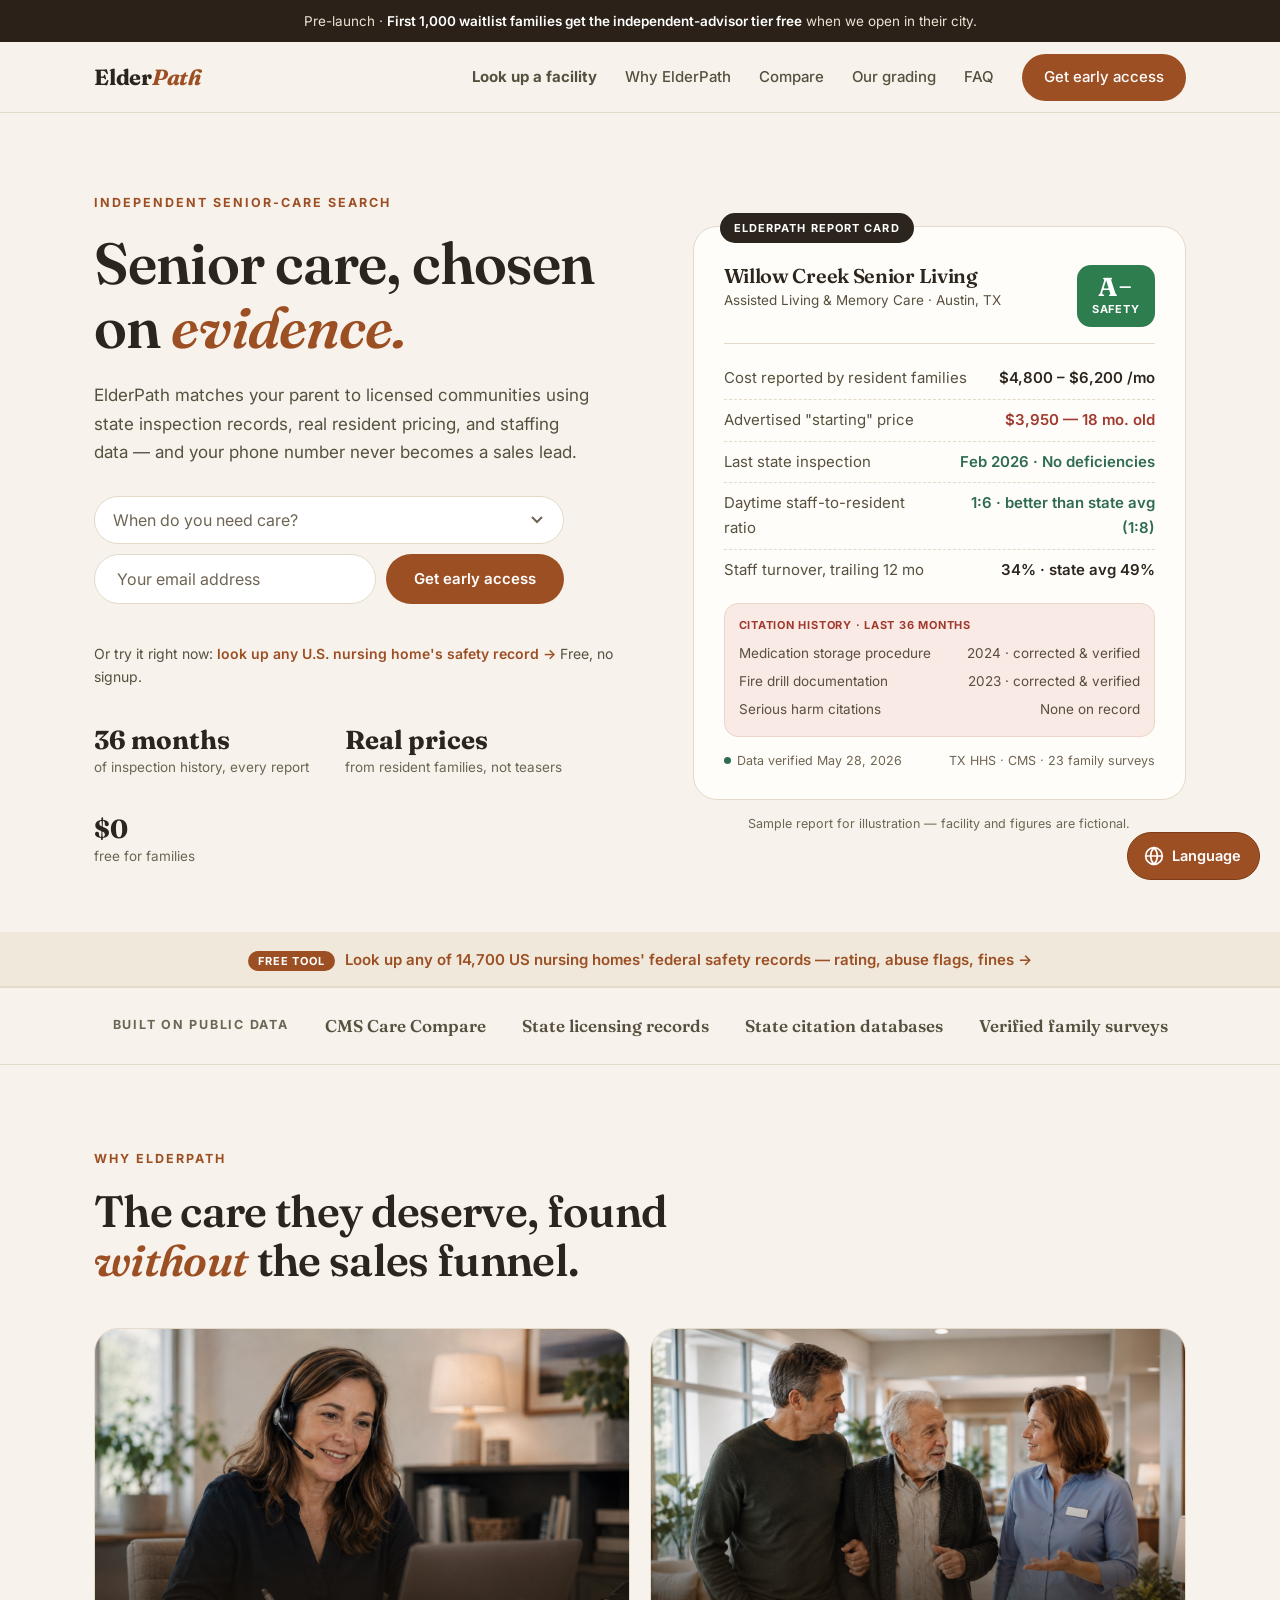
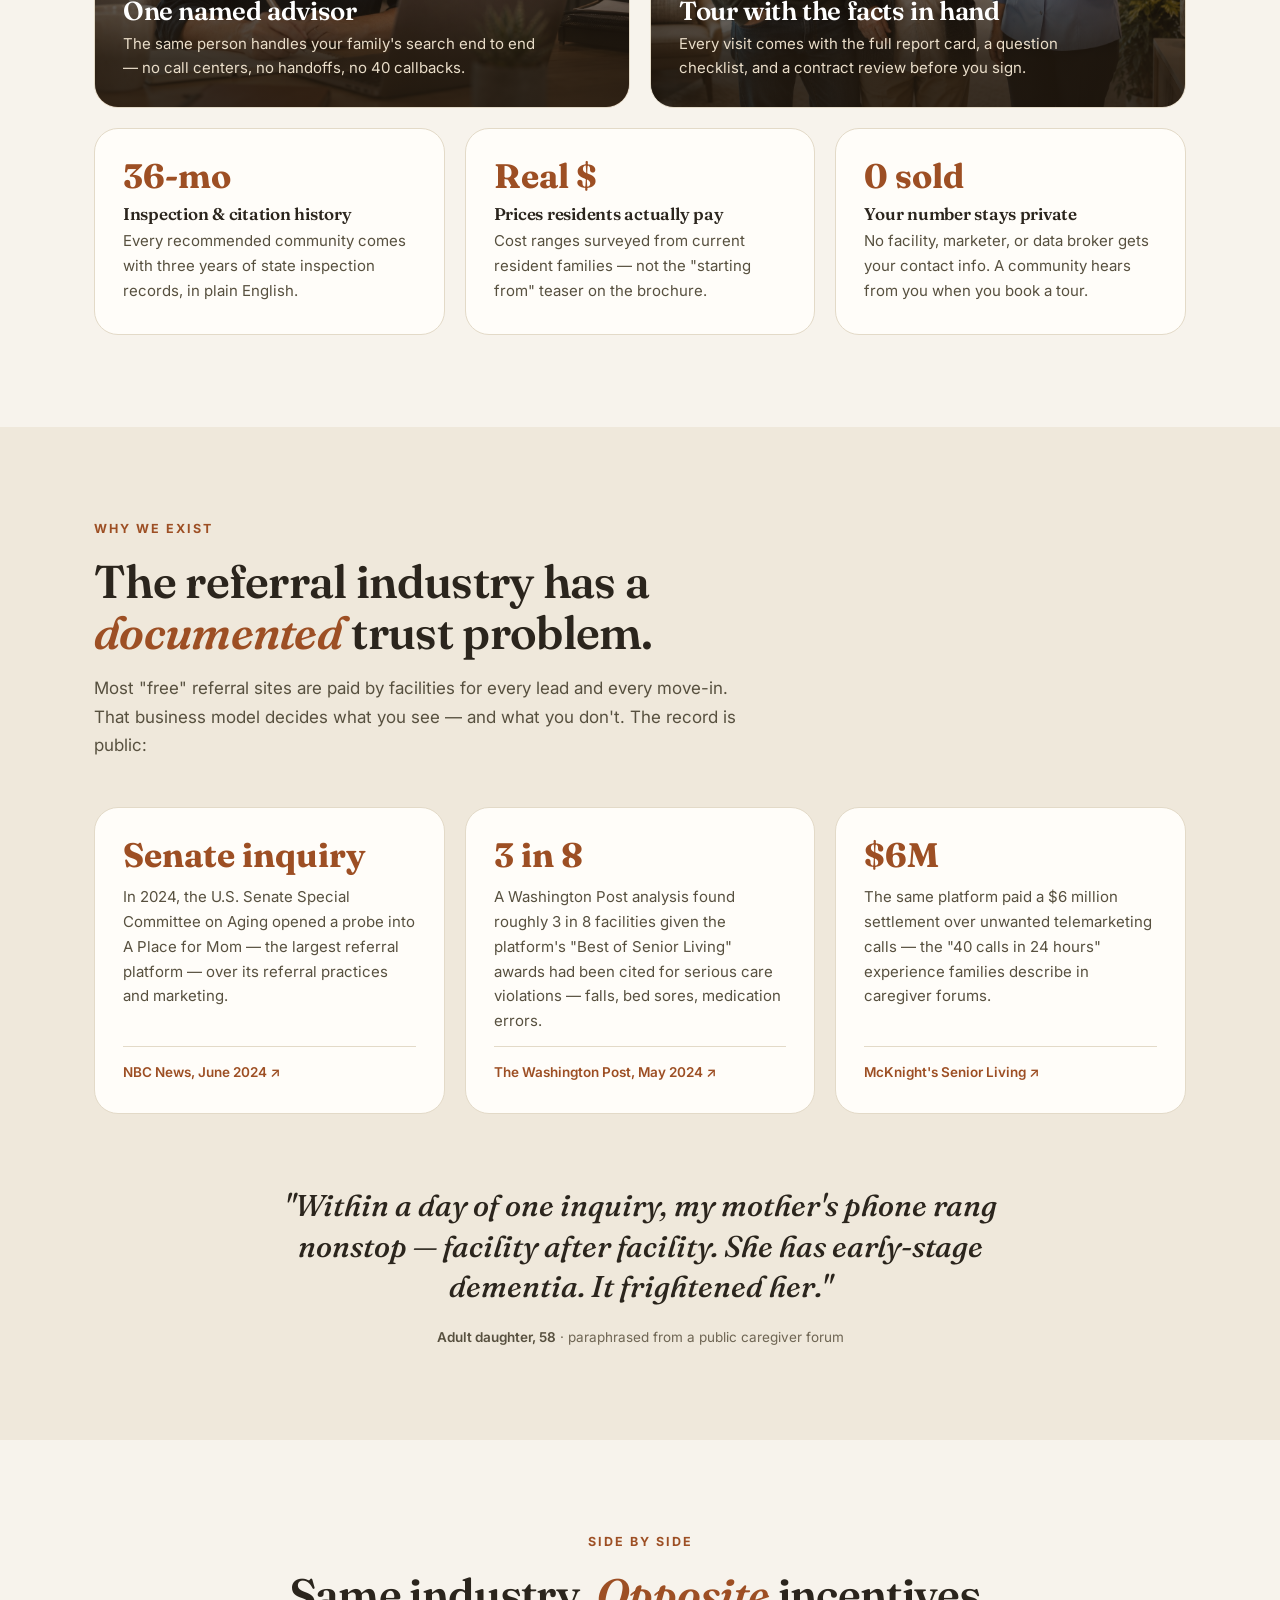
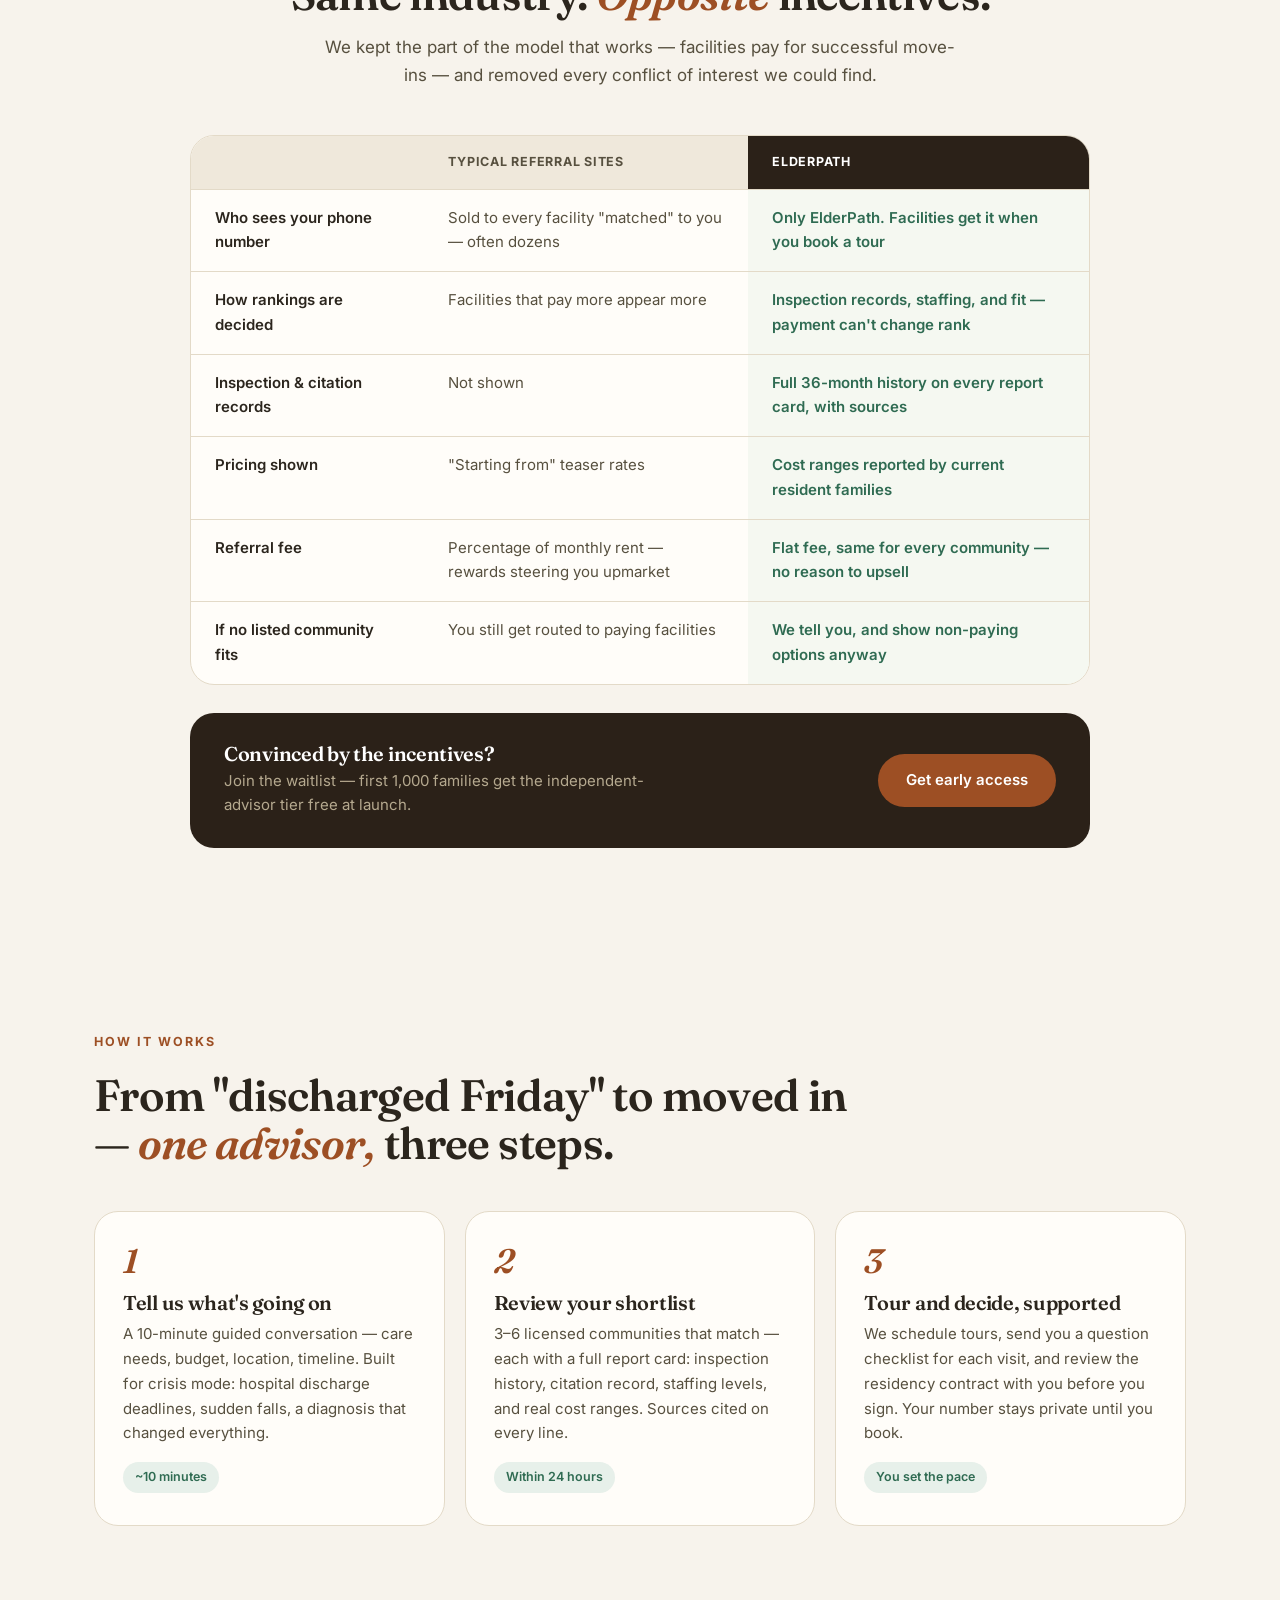
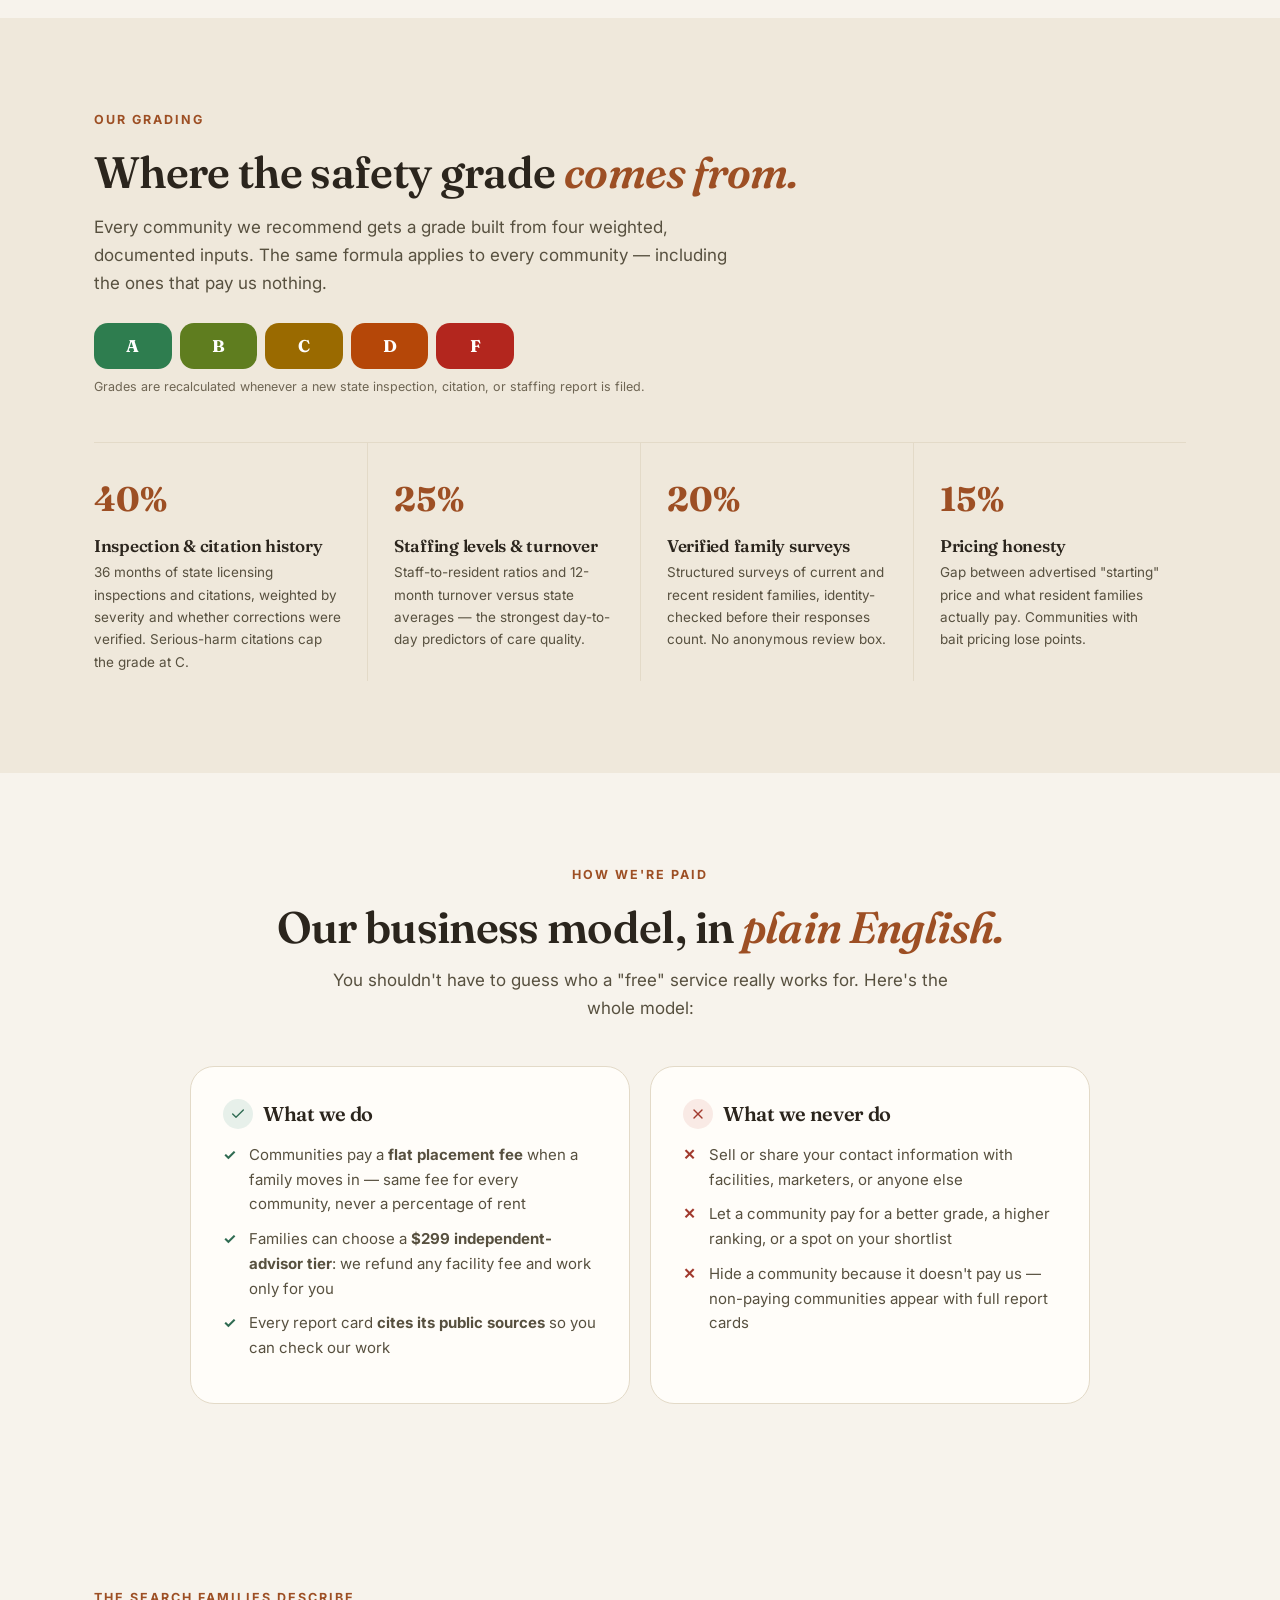
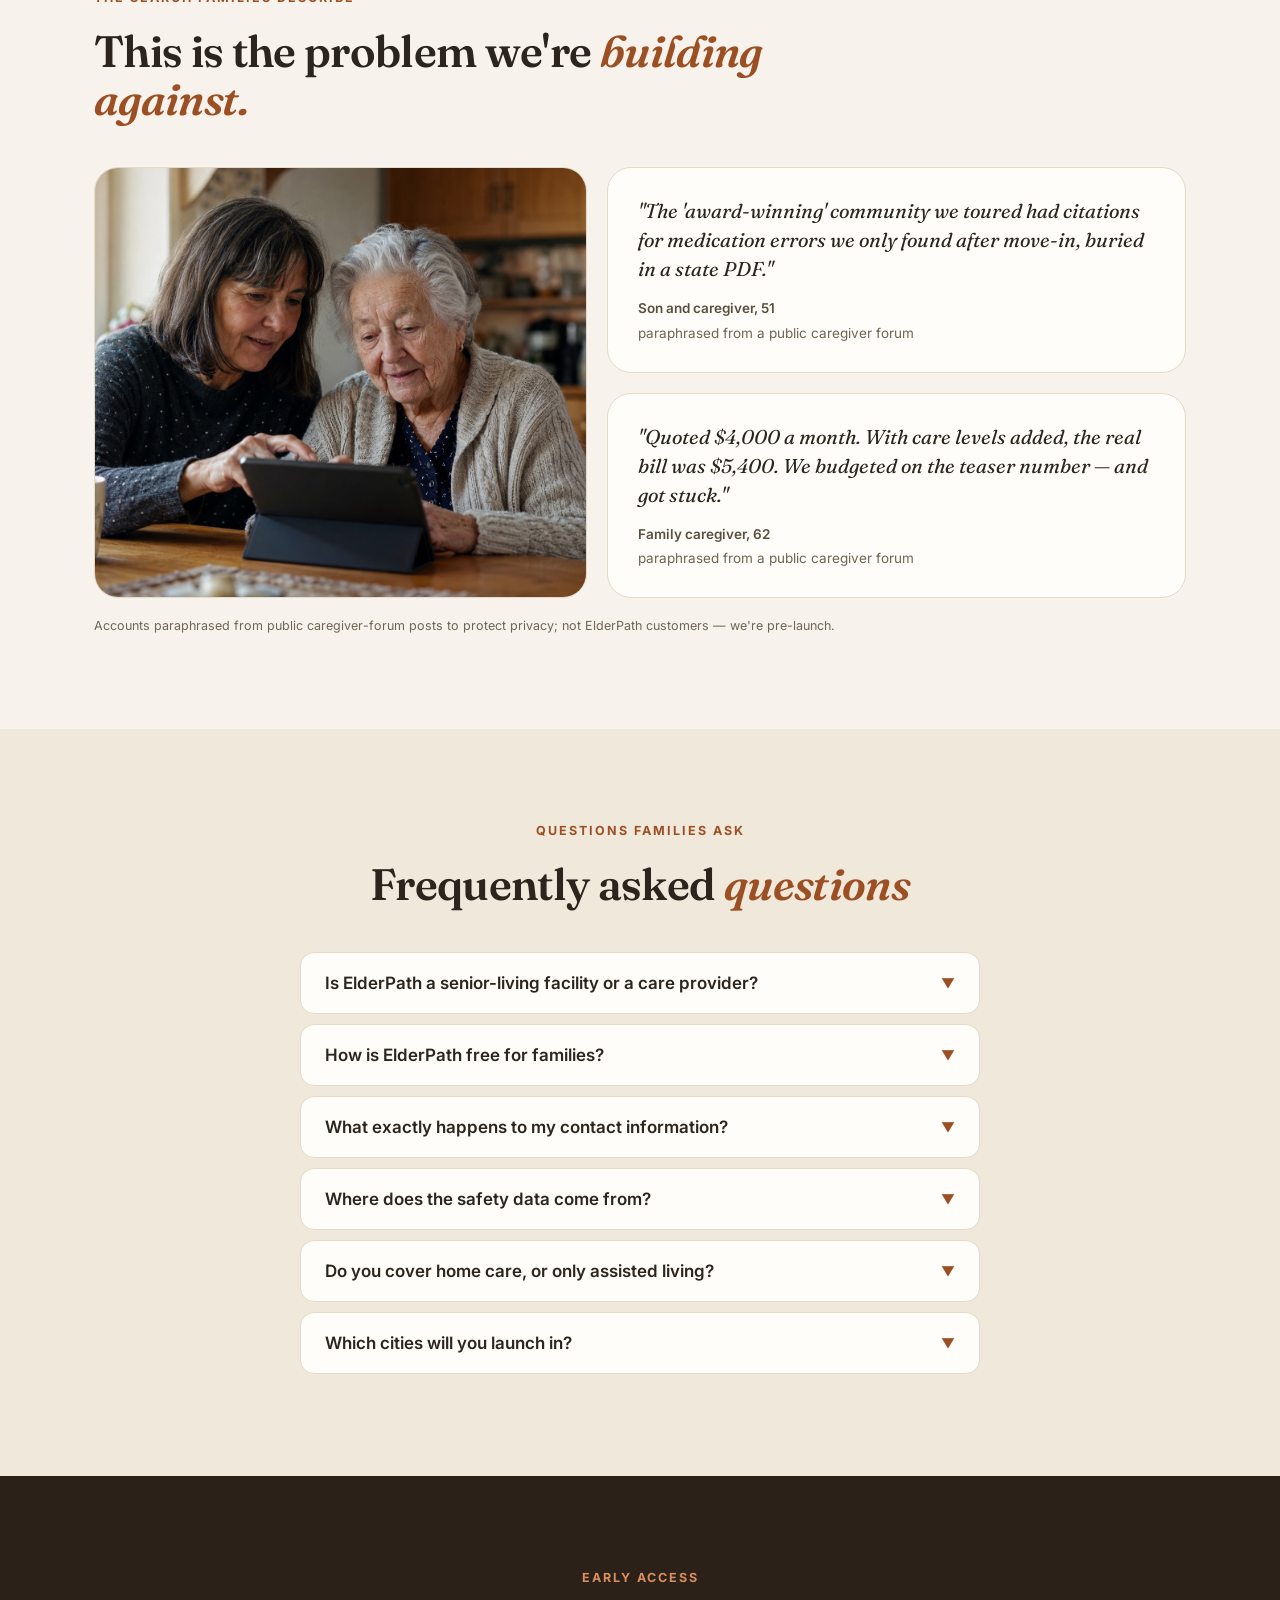
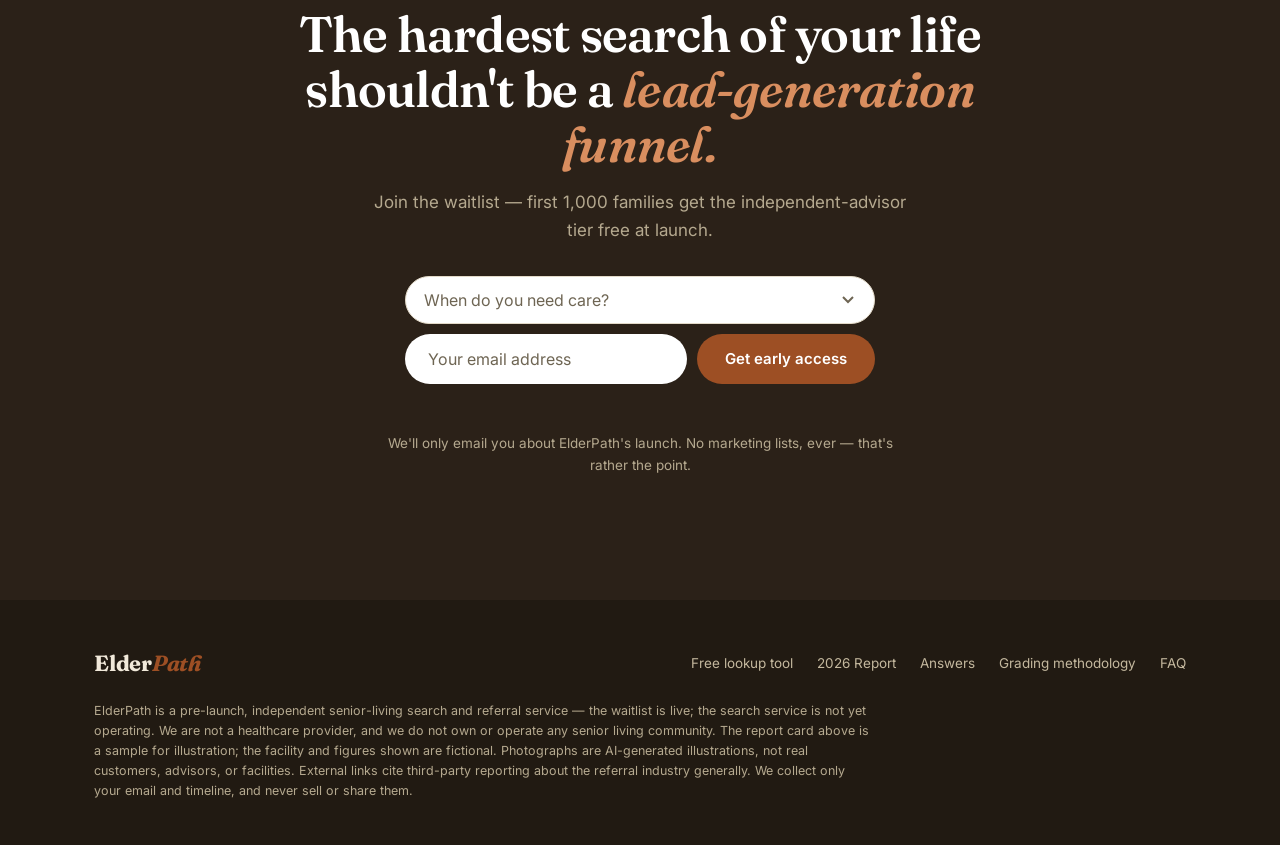
<file: index.html>
<!DOCTYPE html>
<html lang="en">
<head>
<meta charset="UTF-8">
<meta name="viewport" content="width=device-width, initial-scale=1.0">
<title>ElderPath — Senior care, chosen on evidence</title>
<meta name="description" content="ElderPath matches your parent to licensed senior-living communities using state inspection records, real resident pricing, and staffing data. Free for families. Your contact info stays private.">
<link rel="canonical" href="https://yejuntak.github.io/elderpath/">
<meta property="og:type" content="website">
<meta property="og:title" content="ElderPath — Senior care, chosen on evidence">
<meta property="og:description" content="Find safe senior care using state inspection records and real resident pricing — without your phone number becoming a sales lead. Free for families.">
<meta property="og:url" content="https://yejuntak.github.io/elderpath/">
<meta property="og:image" content="https://yejuntak.github.io/elderpath/img/family.jpg">
<meta name="twitter:card" content="summary_large_image">
<meta name="twitter:title" content="ElderPath — Senior care, chosen on evidence">
<meta name="twitter:description" content="The senior-care search that works for your family, not the facility. Inspection records, real prices, zero spam calls.">
<meta name="twitter:image" content="https://yejuntak.github.io/elderpath/img/family.jpg">
<link rel="icon" href="data:image/svg+xml,%3Csvg xmlns='http://www.w3.org/2000/svg' viewBox='0 0 64 64'%3E%3Crect width='64' height='64' rx='14' fill='%239d4f24'/%3E%3Ctext x='32' y='44' font-family='Georgia,serif' font-size='36' font-weight='bold' fill='%23fff' text-anchor='middle'%3EE%3C/text%3E%3C/svg%3E">
<script type="application/ld+json">
{
  "@context": "https://schema.org",
  "@graph": [
    {
      "@type": "Organization",
      "name": "ElderPath",
      "url": "https://yejuntak.github.io/elderpath/",
      "description": "Independent senior-living search and referral service. Communities graded on public state inspection records, staffing data, and real resident pricing. Family contact information is never sold.",
      "slogan": "Senior care, chosen on evidence"
    },
    {
      "@type": "FAQPage",
      "mainEntity": [
        {
          "@type": "Question",
          "name": "Is ElderPath a senior-living facility or a care provider?",
          "acceptedAnswer": { "@type": "Answer", "text": "No. ElderPath does not own or operate any community and does not provide medical care. It is an independent search and advisory service that researches licensed communities, grades them on public data, and guides families through choosing one." }
        },
        {
          "@type": "Question",
          "name": "How is ElderPath free for families?",
          "acceptedAnswer": { "@type": "Answer", "text": "Communities pay a flat placement fee when a family moves in. The fee is flat — never a percentage of rent — it never affects grades or rankings, and communities that don't pay still appear with full report cards. A $299 independent-advisor tier refunds any facility fee for families who prefer zero facility money in their search." }
        },
        {
          "@type": "Question",
          "name": "What happens to my contact information?",
          "acceptedAnswer": { "@type": "Answer", "text": "It stays inside ElderPath. No facility, marketer, or data broker receives your phone number or email. A community receives your contact details only when you ask to book a tour there — and only that community." }
        },
        {
          "@type": "Question",
          "name": "Where does the safety data come from?",
          "acceptedAnswer": { "@type": "Answer", "text": "Public state licensing and inspection databases, state citation records, CMS data where available, and identity-verified surveys of resident families. Every report card lists its sources and the date the data was last verified." }
        },
        {
          "@type": "Question",
          "name": "Does ElderPath cover home care or only assisted living?",
          "acceptedAnswer": { "@type": "Answer", "text": "ElderPath starts with assisted living and memory care, where pricing opacity and lead-selling are worst. Vetted home-care and hospice navigation are on the roadmap." }
        },
        {
          "@type": "Question",
          "name": "Which cities will ElderPath launch in?",
          "acceptedAnswer": { "@type": "Answer", "text": "Metro by metro, starting in Texas, Florida, and Arizona, with full compliance with state referral-agency registration and disclosure laws before launch in regulated states such as California and Washington." }
        }
      ]
    }
  ]
}
</script>
<link rel="preconnect" href="https://fonts.googleapis.com">
<link rel="preconnect" href="https://fonts.gstatic.com" crossorigin>
<link href="https://fonts.googleapis.com/css2?family=Fraunces:ital,opsz,wght@0,9..144,500;0,9..144,600;0,9..144,700;1,9..144,500;1,9..144,600&family=Inter:wght@400;500;600;700&display=swap" rel="stylesheet">
<style>
  /*
    Type scale (8 steps + form-input exception):
    11 micro-caps · 12.5 caption · 13.5 small · 15 body-s · 17 body · 20 h3 · 26 title · 34 stat
    16px on form inputs only (iOS zoom threshold). Display sizes use clamp().
    Radii: 14 small cards/controls · 24 cards · 999 pills · 50% dots.

    Color system — warm ANALOGOUS scheme matching the references (Function/Hims):
    cream canvas · brown ink · ONE accent family (sienna) for all actions + editorial accents.
    Green appears ONLY as semantic data color (safety grade, positive values, success) and
    red ONLY for violations/errors — small, meaningful, never decorative. This keeps the
    palette harmonious (adjacent warm hues) while the audience (stressed 45-65 caregivers)
    reads green/red strictly as data signals on the report card.
  */
  :root {
    --ink: #2b251d;          /* warm near-black */
    --body: #57503f;         /* warm gray-brown body text */
    --muted: #6e6553;        /* captions/meta — AA on cream */
    --cream: #f7f3ec;        /* page canvas */
    --cream-2: #efe8db;      /* alt section */
    --card: #fffdf9;
    --sienna: #9d4f24;       /* primary action / brand accent */
    --sienna-dark: #7c3c17;
    --green: #2f6b52;        /* action + verified: CTA, links, focus, positive data */
    --green-dark: #25563f;
    --green-bg: #e7f0ea;
    --red: #a13a2e;          /* violations / warnings */
    --red-bg: #f9eae5;
    --line: #e3dac8;
    --brown: #2b2118;        /* dark sections */
    --brown-2: #211a12;      /* footer */
    --on-brown: #ece3d3;
    --on-brown-muted: #b5a98f;
    --r-card: 24px;
    --r-s: 14px;
    /* flat design language: zero depth — borders carry elevation (matches ui/elderpath-ui.css) */
    --shadow: none;
    --shadow-lg: none;
  }
  * { margin: 0; padding: 0; box-sizing: border-box; }
  html { scroll-behavior: smooth; }
  body {
    font-family: 'Inter', -apple-system, BlinkMacSystemFont, sans-serif;
    background: var(--cream); color: var(--ink);
    font-size: 17px; line-height: 1.65; -webkit-font-smoothing: antialiased;
  }
  h1, h2, h3 { font-family: 'Fraunces', Georgia, serif; font-weight: 600; line-height: 1.1; letter-spacing: -.015em; }
  .it { font-style: italic; color: var(--sienna); font-weight: 600; }
  .dark-sec .it { color: #d98e5f; }
  .wrap { max-width: 1140px; margin: 0 auto; padding: 0 clamp(18px, 3.5vw, 24px); }
  section { padding: clamp(56px, 8.5vw, 92px) 0; }
  .kicker {
    display: block; font-size: 12.5px; font-weight: 700; letter-spacing: .16em;
    text-transform: uppercase; color: var(--sienna); margin-bottom: 18px;
  }
  .dark-sec .kicker { color: #d98e5f; }
  .reveal { opacity: 0; transform: translateY(18px); transition: opacity .55s ease, transform .55s ease; }
  .reveal.in { opacity: 1; transform: none; }

  /* ---------- a11y ---------- */
  .skip-link {
    position: absolute; left: -9999px; top: 0; z-index: 100;
    background: var(--ink); color: #fff; font-weight: 600; font-size: 15px;
    padding: 12px 20px; border-radius: 0 0 var(--r-s) 0; text-decoration: none;
  }
  .skip-link:focus { left: 0; }
  a:focus-visible, button:focus-visible { outline: 3px solid var(--sienna); outline-offset: 2px; }
  .dark-sec a:focus-visible, .dark-sec button:focus-visible,
  .mid-cta a:focus-visible, footer a:focus-visible { outline-color: #e0a47c; }
  section { scroll-margin-top: 90px; }
  @media (prefers-reduced-motion: reduce) {
    html { scroll-behavior: auto; }
    .reveal { opacity: 1; transform: none; transition: none; }
    .faq-a { transition: none !important; }
    .faq-q .chev { transition: none !important; }
  }

  /* ---------- announce + nav ---------- */
  .announce { background: var(--brown); color: var(--on-brown); text-align: center; font-size: 13.5px; padding: 10px 16px; }
  .announce strong { color: #fff; font-weight: 600; }
  nav {
    position: sticky; top: 0; z-index: 50;
    background: rgba(247, 243, 236, .93); backdrop-filter: blur(10px);
    border-bottom: 1px solid var(--line);
  }
  .nav-inner { display: flex; align-items: center; justify-content: space-between; height: 70px; }
  .logo { font-family: 'Fraunces', serif; font-weight: 700; font-size: 22px; color: var(--ink); text-decoration: none; letter-spacing: -.01em; }
  .logo em { font-style: italic; color: var(--sienna); }
  .nav-links { display: flex; gap: 28px; align-items: center; }
  .nav-links a { color: var(--body); text-decoration: none; font-size: 15px; font-weight: 500; }
  .nav-links a:hover { color: var(--ink); }
  .btn {
    display: inline-block; background: var(--sienna); color: #fff; border: none; cursor: pointer;
    font-family: 'Inter', sans-serif; font-size: 15px; font-weight: 600;
    padding: 14px 28px; border-radius: 999px; text-decoration: none; transition: background .2s;
  }
  .btn:hover { background: var(--sienna-dark); }
  .nav-links a.btn { color: #fff; padding: 11px 22px; }
  .nav-links a.btn:hover { color: #fff; }

  /* hamburger + drawer (reference pattern: Hims/Function) */
  .menu-btn {
    display: none; background: none; border: 1.5px solid var(--line); border-radius: 999px;
    width: 44px; height: 44px; cursor: pointer; position: relative; flex-shrink: 0;
  }
  .menu-btn .bar, .menu-btn .bar::before {
    content: ""; position: absolute; left: 12px; right: 12px; height: 2px;
    background: var(--ink); border-radius: 2px; transition: transform .25s, top .25s;
  }
  .menu-btn .bar { top: 17px; }
  .menu-btn .bar::before { top: 7px; left: 0; right: 0; }
  .menu-btn[aria-expanded="true"] .bar { top: 20px; transform: rotate(45deg); }
  .menu-btn[aria-expanded="true"] .bar::before { top: 0; transform: rotate(-90deg); }
  .menu-drawer {
    display: none; position: fixed; top: 0; left: 0; right: 0; bottom: 0; z-index: 49;
    background: var(--cream); padding: 130px 28px 32px; overflow-y: auto;
  }
  .menu-drawer.open { display: flex; flex-direction: column; gap: 4px; }
  .menu-drawer a:not(.btn) {
    font-family: 'Fraunces', Georgia, serif; font-size: 26px; font-weight: 600; color: var(--ink);
    text-decoration: none; padding: 14px 0; border-bottom: 1px solid var(--line);
  }
  .menu-drawer a:not(.btn):hover { color: var(--sienna); }
  .menu-drawer .btn { margin-top: 24px; text-align: center; font-size: 17px; padding: 16px 28px; }
  .menu-drawer .drawer-note { font-size: 13.5px; color: var(--muted); margin-top: 14px; text-align: center; }
  body.menu-open { overflow: hidden; }

  /* ---------- hero ---------- */
  .hero { padding: 80px 0 64px; }
  .hero-grid { display: grid; grid-template-columns: 1.04fr .96fr; gap: 64px; align-items: center; }
  .hero h1 { font-size: clamp(38px, 4.8vw, 58px); margin-bottom: 22px; font-weight: 600; }
  .hero p.sub { font-size: 17px; color: var(--body); margin-bottom: 30px; max-width: 500px; }
  .waitlist { display: flex; flex-wrap: wrap; gap: 10px; max-width: 470px; }
  .waitlist input {
    flex: 1; min-width: 0; padding: 14px 22px; font-size: 16px; font-family: inherit;
    border: 1.5px solid var(--line); border-radius: 999px; background: #fff; color: var(--ink);
  }
  .waitlist select.when {
    flex: 1 1 100%; padding: 13px 18px; font-size: 16px; font-family: inherit;
    border: 1.5px solid var(--line); border-radius: 999px; background: #fff; color: var(--ink);
    appearance: none; -webkit-appearance: none;
    background-image: url("data:image/svg+xml;charset=utf-8,%3Csvg xmlns='http://www.w3.org/2000/svg' width='12' height='8'%3E%3Cpath d='M1 1l5 5 5-5' stroke='%236e6553' stroke-width='2' fill='none'/%3E%3C/svg%3E");
    background-repeat: no-repeat; background-position: right 20px center;
  }
  .waitlist select.when:focus { outline: 2px solid var(--sienna); border-color: var(--sienna); }
  .waitlist select.when.placeholder { color: var(--muted); }
  .waitlist input::placeholder { color: var(--muted); }
  .waitlist input:focus { outline: 2px solid var(--sienna); border-color: var(--sienna); }
  .waitlist input.invalid { border-color: var(--red); outline: 2px solid var(--red); }
  .waitlist-msg { font-size: 15px; font-weight: 600; min-height: 24px; margin-top: 10px; }
  .waitlist-msg.ok { color: var(--green); }
  .waitlist-msg.err { color: var(--red); font-weight: 500; }
  .hero-try { font-size: 14px; color: var(--body); margin-top: 4px; }
  .hero-try a { color: var(--sienna); font-weight: 600; text-decoration: none; }
  .hero-try a:hover { text-decoration: underline; }
  .hero-stats { display: flex; gap: 36px; margin-top: 38px; flex-wrap: wrap; }
  .hstat .n { font-family: 'Fraunces', serif; font-size: 26px; font-weight: 700; color: var(--ink); line-height: 1.1; }
  .hstat .l { font-size: 13.5px; color: var(--muted); margin-top: 2px; }

  /* ---------- report card ---------- */
  .report-card {
    background: var(--card); border-radius: var(--r-card); box-shadow: var(--shadow-lg);
    padding: 28px 30px; border: 1px solid var(--line); position: relative;
  }
  .rc-tag {
    position: absolute; top: -14px; left: 26px; background: var(--ink); color: #fff;
    font-size: 11px; font-weight: 700; letter-spacing: .1em; text-transform: uppercase;
    padding: 6px 14px; border-radius: 999px;
  }
  .rc-head { display: flex; justify-content: space-between; align-items: flex-start; gap: 16px; border-bottom: 1px solid var(--line); padding: 10px 0 16px; margin-bottom: 14px; }
  .rc-head .rc-name { font-family: 'Fraunces', Georgia, serif; font-weight: 600; line-height: 1.1; letter-spacing: -.015em; font-size: 20px; }
  .rc-head .loc { font-size: 13.5px; color: var(--body); margin-top: 2px; }
  .grade {
    flex-shrink: 0; text-align: center; background: #2e7d4f; border: none;
    border-radius: var(--r-s); padding: 9px 15px;
  }
  .grade .g { font-family: 'Fraunces', serif; font-size: 26px; font-weight: 700; color: #fff; line-height: 1; }
  .grade .gl { font-size: 11px; font-weight: 700; letter-spacing: .08em; color: #fff; text-transform: uppercase; }
  .rc-row { display: flex; justify-content: space-between; align-items: baseline; gap: 12px; padding: 8px 0; font-size: 15px; border-bottom: 1px dashed var(--line); }
  .rc-row:has(+ .rc-violations) { border-bottom: none; }
  .rc-row .label { color: var(--body); }
  .rc-row .val { font-weight: 600; text-align: right; }
  .val.ok { color: var(--green); }
  .val.warn { color: var(--red); }
  .rc-violations { background: var(--red-bg); border: 1px solid #ecd5c9; border-radius: var(--r-s); padding: 12px 14px; margin-top: 12px; font-size: 13.5px; }
  .rc-violations strong { display: block; margin-bottom: 5px; font-size: 11px; letter-spacing: .07em; text-transform: uppercase; color: var(--red); }
  .rc-violations div { display: flex; justify-content: space-between; gap: 10px; padding: 3px 0; color: var(--body); }
  .rc-foot { display: flex; justify-content: space-between; align-items: center; margin-top: 14px; font-size: 12.5px; color: var(--muted); }
  .rc-foot .stamp { display: inline-flex; align-items: center; gap: 6px; }
  .rc-foot .dot { width: 7px; height: 7px; border-radius: 50%; background: var(--green); }
  .rc-note { text-align: center; font-size: 12.5px; color: var(--muted); margin-top: 14px; }

  /* ---------- report callout ---------- */
  .report-callout { background: var(--cream-2); border-bottom: 1px solid var(--line); padding: 13px 0; text-align: center; }
  .report-callout a { color: var(--sienna); font-weight: 600; font-size: 15px; text-decoration: none; }
  .report-callout a:hover { color: var(--sienna-dark); text-decoration: underline; }
  .report-callout .new { background: var(--sienna); color: #fff; font-size: 11px; font-weight: 700; letter-spacing: .08em; text-transform: uppercase; border-radius: 999px; padding: 3px 10px; margin-right: 10px; }

  /* ---------- sources strip ---------- */
  .sources-strip { border-top: 1px solid var(--line); border-bottom: 1px solid var(--line); padding: 24px 0; background: var(--cream); }
  .sources-inner { display: flex; align-items: center; justify-content: center; gap: 14px 36px; flex-wrap: wrap; }
  .sources-inner .lead-in { font-size: 12.5px; font-weight: 700; letter-spacing: .14em; text-transform: uppercase; color: var(--muted); }
  .src-chip { font-family: 'Fraunces', serif; font-size: 17px; font-weight: 600; color: var(--body); }

  /* ---------- bento (Hims-style) ---------- */
  .bento { background: var(--cream); padding-top: 84px; }
  .bento-head { max-width: 720px; margin-bottom: 44px; }
  .bento-head h2 { font-size: clamp(30px, 4vw, 44px); }
  .bento-grid { display: grid; grid-template-columns: 1fr 1fr; gap: 20px; }
  .bento-grid .row2 { display: grid; grid-template-columns: repeat(auto-fit, minmax(265px, 1fr)); gap: 20px; grid-column: 1 / -1; }
  .b-card { border-radius: var(--r-card); overflow: hidden; position: relative; border: 1.5px solid var(--line); }
  .b-photo { min-height: clamp(280px, 42vw, 380px); display: flex; align-items: flex-end; }
  .b-photo img { position: absolute; inset: 0; width: 100%; height: 100%; object-fit: cover; }
  .b-photo .scrim {
    position: relative; width: 100%; padding: 110px 28px 26px;
    background: linear-gradient(180deg, rgba(33,24,14,0) 0%, rgba(33,24,14,.86) 78%);
  }
  .b-photo h3 { color: #fff; font-size: 26px; margin-bottom: 6px; }
  .b-photo p { color: #e9ddc9; font-size: 15px; max-width: 46ch; }
  .b-small { background: var(--card); border: 1px solid var(--line); padding: 30px 28px; }
  .b-small .big { font-family: 'Fraunces', serif; font-size: 34px; font-weight: 700; color: var(--sienna); line-height: 1.05; margin-bottom: 10px; }
  .b-small h3 { font-size: 17px; margin-bottom: 6px; }
  .b-small p { font-size: 15px; color: var(--body); }

  /* ---------- evidence (Function-style) ---------- */
  .evidence-sec { background: var(--cream-2); }
  .evidence-sec h2 { font-size: clamp(30px, 4.2vw, 46px); max-width: 800px; }
  .evidence-sec .lead { color: var(--body); max-width: 660px; margin: 16px 0 48px; font-size: 17px; }
  .evidence-grid { display: grid; grid-template-columns: repeat(auto-fit, minmax(260px, 1fr)); gap: 20px; }
  .evidence { background: var(--card); border: 1px solid var(--line); border-radius: var(--r-card); padding: 30px 28px; display: flex; flex-direction: column; gap: 12px; }
  .evidence .stat { font-family: 'Fraunces', serif; font-size: 34px; font-weight: 700; color: var(--sienna); line-height: 1.05; }
  .evidence p { font-size: 15px; color: var(--body); flex: 1; max-width: 62ch; }
  .evidence a { font-size: 13.5px; color: var(--sienna); text-decoration: none; font-weight: 600; border-top: 1px solid var(--line); padding-top: 14px; }
  .evidence a:hover { color: var(--sienna-dark); text-decoration: underline; }
  .evidence a::after { content: " ↗"; }
  .pull-quote { max-width: 820px; margin: 72px auto 0; text-align: center; }
  .pull-quote blockquote { font-family: 'Fraunces', serif; font-style: italic; font-weight: 500; font-size: clamp(22px, 3vw, 30px); line-height: 1.35; color: var(--ink); }
  .pull-quote .attr { margin-top: 18px; font-size: 13.5px; color: var(--muted); }
  .pull-quote .attr strong { color: var(--body); font-weight: 600; }

  /* ---------- comparison ---------- */
  .compare h2 { font-size: clamp(30px, 4vw, 44px); }
  .compare .lead { color: var(--body); max-width: 640px; margin: 14px auto 46px; }
  .center { text-align: center; }
  .table-card { background: var(--card); border: 1px solid var(--line); border-radius: var(--r-card); box-shadow: var(--shadow); overflow: hidden; max-width: 900px; margin: 0 auto; }
  table.cmp { width: 100%; border-collapse: collapse; font-size: 15px; }
  .cmp th, .cmp td { padding: 16px 24px; text-align: left; border-bottom: 1px solid var(--line); vertical-align: top; }
  .cmp thead th { background: var(--cream-2); font-size: 12.5px; letter-spacing: .06em; text-transform: uppercase; color: var(--body); }
  .cmp thead th:nth-child(3) { background: var(--brown); color: #fff; }
  .cmp tbody tr:last-child td { border-bottom: none; }
  .cmp td.dim { color: var(--body); }
  .cmp td.win { font-weight: 600; color: var(--green); background: #f5f8f1; }
  .cmp td:first-child { font-weight: 600; width: 26%; }
  .mid-cta {
    max-width: 900px; margin: 28px auto 0; background: var(--brown); color: #fff;
    border-radius: var(--r-card); padding: 30px 34px;
    display: flex; align-items: center; justify-content: space-between; gap: 20px; flex-wrap: wrap; text-align: left;
  }
  .mid-cta h3 { font-size: 20px; margin-bottom: 4px; color: #fff; }
  .mid-cta p { font-size: 15px; color: var(--on-brown-muted); max-width: 52ch; }
  .mid-cta .btn { flex-shrink: 0; }

  /* ---------- how it works ---------- */
  .how h2 { font-size: clamp(30px, 4vw, 44px); max-width: 760px; }
  .steps-grid { display: grid; grid-template-columns: repeat(auto-fit, minmax(260px, 1fr)); gap: 20px; margin-top: 44px; }
  .step { background: var(--card); border: 1px solid var(--line); border-radius: var(--r-card); padding: 32px 28px; box-shadow: var(--shadow); }
  .step .num { font-family: 'Fraunces', serif; font-style: italic; font-size: 34px; font-weight: 600; color: var(--sienna); line-height: 1; margin-bottom: 14px; }
  .step h3 { font-size: 20px; margin-bottom: 8px; }
  .step p { font-size: 15px; color: var(--body); }
  .step .meta { margin-top: 16px; font-size: 12.5px; font-weight: 600; color: var(--green); background: var(--green-bg); display: inline-block; padding: 5px 12px; border-radius: 999px; }

  /* ---------- methodology (Function columns) ---------- */
  .method { background: var(--cream-2); }
  .method h2 { font-size: clamp(30px, 4vw, 44px); max-width: 720px; }
  .method .lead { color: var(--body); max-width: 640px; margin: 16px 0 12px; }
  .grade-legend { display: flex; gap: 8px; max-width: 420px; margin: 26px 0 8px; }
  .gl-chip { flex: 1; text-align: center; border-radius: var(--r-s); padding: 9px 0; font-family: 'Fraunces', serif; font-weight: 700; font-size: 17px; }
  /* vivid solid grade scale — all white-text pairs ≥4.5:1, distinct from cream bgs */
  .gl-a { background: #2e7d4f; color: #fff; }
  .gl-b { background: #5f7d1f; color: #fff; }
  .gl-c { background: #9a6a00; color: #fff; }
  .gl-d { background: #b54708; color: #fff; }
  .gl-f { background: #b3261e; color: #fff; }
  .gl-cap { font-size: 12.5px; color: var(--muted); margin-bottom: 8px; }
  .method-grid { display: grid; grid-template-columns: repeat(4, 1fr); gap: 0; margin-top: 44px; border-top: 1px solid var(--line); }
  .m-col { padding: 28px 26px 8px; border-left: 1px solid var(--line); }
  .m-col:first-child { border-left: none; padding-left: 0; }
  .m-col .w { font-family: 'Fraunces', serif; font-size: 34px; font-weight: 700; color: var(--sienna); }
  .m-col h3 { font-size: 17px; margin: 10px 0 6px; }
  .m-col p { font-size: 13.5px; color: var(--body); }

  /* ---------- money ---------- */
  .money h2 { font-size: clamp(30px, 4vw, 44px); }
  .money .lead { color: var(--body); max-width: 640px; margin: 14px auto 0; }
  .money-grid { display: grid; grid-template-columns: repeat(auto-fit, minmax(300px, 1fr)); gap: 20px; margin: 44px auto 0; max-width: 900px; }
  .money-card { background: var(--card); border: 1px solid var(--line); border-radius: var(--r-card); padding: 32px; box-shadow: var(--shadow); text-align: left; }
  .money-card h3 { font-size: 20px; margin-bottom: 14px; display: flex; align-items: center; gap: 10px; }
  .money-card h3 .ic { width: 30px; height: 30px; border-radius: 50%; display: inline-flex; align-items: center; justify-content: center; font-size: 15px; flex-shrink: 0; }
  .ic-yes { background: var(--green-bg); color: var(--green); }
  .ic-no { background: var(--red-bg); color: var(--red); }
  .money-card ul { list-style: none; }
  .money-card li { padding-left: 26px; position: relative; margin-bottom: 10px; font-size: 15px; color: var(--body); }
  .money-card.yes li::before { content: "✓"; position: absolute; left: 0; color: var(--green); font-weight: 700; }
  .money-card.no li::before { content: "✕"; position: absolute; left: 0; color: var(--red); font-weight: 700; }

  /* ---------- voices ---------- */
  .voices h2 { font-size: clamp(30px, 4vw, 44px); max-width: 700px; }
  .voices-flex { display: grid; grid-template-columns: .92fr 1.08fr; gap: 20px; margin-top: 44px; align-items: stretch; }
  .voices-photo { border-radius: var(--r-card); overflow: hidden; border: 1.5px solid var(--line); }
  .voices-photo img { width: 100%; height: 100%; object-fit: cover; display: block; }
  .voices-stack { display: grid; gap: 20px; align-content: center; }
  .voice { background: var(--card); border: 1px solid var(--line); border-radius: var(--r-card); padding: 28px 30px; box-shadow: var(--shadow); }
  .voice p { font-family: 'Fraunces', serif; font-style: italic; font-size: 20px; line-height: 1.45; color: var(--ink); margin-bottom: 14px; max-width: 52ch; }
  .voice .who { font-size: 13.5px; font-weight: 600; color: var(--body); }
  .voice .who span { display: block; font-weight: 400; color: var(--muted); margin-top: 2px; }
  .voices-cap { font-size: 12.5px; color: var(--muted); margin-top: 18px; }

  /* ---------- FAQ ---------- */
  .faq-section { background: var(--cream-2); }
  .faq-section h2 { font-size: clamp(30px, 4vw, 44px); }
  .faq-list { max-width: 680px; margin: 44px auto 0; }
  .faq-item { background: var(--card); border: 1px solid var(--line); border-radius: var(--r-s); margin-bottom: 10px; overflow: hidden; }
  .faq-q {
    width: 100%; text-align: left; background: none; border: none; cursor: pointer;
    font-family: 'Inter', sans-serif; font-size: 17px; font-weight: 600; color: var(--ink);
    padding: 20px 24px; display: flex; justify-content: space-between; align-items: center; gap: 16px;
  }
  .faq-q .chev { transition: transform .25s; color: var(--sienna); font-size: 13.5px; flex-shrink: 0; }
  .faq-item.open .chev { transform: rotate(180deg); }
  .faq-a { max-height: 0; overflow: hidden; visibility: hidden; transition: max-height .3s ease, visibility 0s linear .3s; }
  .faq-item.open .faq-a { visibility: visible; transition: max-height .3s ease, visibility 0s; }
  .faq-a p { padding: 0 24px 22px; color: var(--body); font-size: 15px; max-width: 62ch; }

  /* ---------- final + footer ---------- */
  .dark-sec { background: var(--brown); color: var(--on-brown); }
  .dark-sec h2 { color: #fff; }
  .final { text-align: center; }
  .final h2 { font-size: clamp(32px, 4.6vw, 50px); margin-bottom: 16px; max-width: 800px; margin-left: auto; margin-right: auto; }
  .final p { color: var(--on-brown-muted); max-width: 540px; margin: 0 auto 32px; font-size: 17px; }
  .final .waitlist { justify-content: center; margin: 0 auto; }
  .final .waitlist input { border-color: transparent; }
  .final .waitlist-msg.ok { color: #9fd0b4; }
  .final .waitlist-msg.err { color: #f0ad97; }
  .final .privacy-note { font-size: 13.5px; color: var(--on-brown-muted); margin-top: 14px; }
  footer { background: var(--brown-2); color: var(--on-brown-muted); padding: 44px 0; font-size: 13.5px; }
  .foot-inner { display: flex; justify-content: space-between; align-items: center; flex-wrap: wrap; gap: 18px; }
  .foot-inner .logo { color: #f1e9da; }
  .foot-links { display: flex; gap: 24px; }
  .foot-links a { color: #c4b89e; text-decoration: none; display: inline-block; padding: 8px 0; }
  .foot-links a:hover { color: #fff; }
  .disclaimer { font-size: 12.5px; color: var(--on-brown-muted); margin-top: 18px; max-width: 780px; line-height: 1.6; }

  /* ---------- responsive ----------
     Fluid by default (clamp + auto-fit grids); media tiers only restructure layout:
     1100 = methodology 2×2 · 940 = single-column heroes, chip nav · 720 = table→cards · 480 = compact polish */
  @media (max-width: 1100px) {
    .method-grid { grid-template-columns: 1fr 1fr; }
    .m-col { border-left: none; padding: 24px 0 8px; }
    .m-col:nth-child(even) { border-left: 1px solid var(--line); padding-left: 26px; }
    .m-col:nth-child(odd) { padding-right: 26px; }
    .m-col:nth-child(n+3) { border-top: 1px solid var(--line); }
    .hero-grid { gap: 44px; }
  }
  @media (max-width: 940px) {
    .hero { padding: 52px 0 56px; }
    .hero-grid { grid-template-columns: 1fr; }
    .bento-grid { grid-template-columns: 1fr; }
    .voices-flex { grid-template-columns: 1fr; }
    .nav-links a:not(.btn) { display: none; }
    .nav-inner { justify-content: flex-start; gap: 12px; }
    .nav-links { margin-left: auto; gap: 12px; }
    .menu-btn { display: block; }
    section { scroll-margin-top: 100px; }
    .waitlist { flex-direction: column; }
    .waitlist .btn { width: 100%; }
    .hero-stats { gap: 24px; }
    .voices-photo img { max-height: 320px; }
  }
  @media (max-width: 720px) {
    .method-grid { grid-template-columns: 1fr; border-top: none; }
    .m-col, .m-col:nth-child(even), .m-col:nth-child(odd) { border-left: none; padding: 22px 0 6px; }
    .m-col:nth-child(n+2) { border-top: 1px solid var(--line); }
    .m-col:first-child { border-top: none; }
    .mid-cta { padding: 26px; }
    .mid-cta .btn { width: 100%; text-align: center; }
    .cmp thead { display: none; }
    .cmp tr { display: block; border-bottom: 8px solid var(--cream-2); }
    .cmp td { display: block; border-bottom: 1px dashed var(--line); }
    .cmp td:first-child { background: var(--cream-2); width: auto; }
    .cmp td.dim::before { content: "Typical referral sites — "; font-weight: 600; color: var(--ink); }
    .cmp td.win::before { content: "ElderPath — "; }
  }
  @media (max-width: 480px) {
    .announce { font-size: 12.5px; }
    .announce-extra { display: none; }
    .report-card { padding: 22px 18px; }
    .rc-row { font-size: 13.5px; }
    .hero-stats { display: grid; grid-template-columns: 1fr; gap: 0; margin-top: 28px; }
    .hstat { display: flex; align-items: baseline; gap: 12px; padding: 12px 0; border-top: 1px solid var(--line); }
    .hstat .n { font-size: 20px; flex-shrink: 0; }
    .hstat .l { margin-top: 0; }
    .foot-inner { flex-direction: column; align-items: flex-start; gap: 8px; }
    .foot-links { flex-wrap: wrap; gap: 4px 18px; }
    .b-photo .scrim { padding: 90px 20px 20px; }
    .b-photo h3 { font-size: 20px; }
    .voice { padding: 22px; }
    .voice p { font-size: 17px; }
    .cmp th, .cmp td { padding: 14px 18px; }
    .faq-q { font-size: 15px; padding: 17px 18px; }
    .faq-a p { padding: 0 18px 18px; }
  }
</style>
</head>
<body>

<a class="skip-link" href="#main">Skip to content</a>

<div class="announce">Pre-launch · <strong>First 1,000 waitlist families get the independent-advisor tier free</strong><span class="announce-extra"> when we open in their city.</span></div>

<nav aria-label="Main">
  <div class="wrap nav-inner">
    <a class="logo" href="#">Elder<em>Path</em></a>
    <div class="nav-links">
      <a href="check/"><strong>Look up a facility</strong></a>
      <a href="#why">Why ElderPath</a>
      <a href="#compare">Compare</a>
      <a href="#method">Our grading</a>
      <a href="#faq">FAQ</a>
      <a href="#join" class="btn">Get early access</a>
    </div>
    <button class="menu-btn" type="button" aria-expanded="false" aria-controls="menu-drawer" aria-label="Open menu">
      <span class="bar" aria-hidden="true"></span>
    </button>
  </div>
</nav>
<div class="menu-drawer" id="menu-drawer">
  <a href="check/">Look up a facility</a>
  <a href="#why">Why ElderPath</a>
  <a href="#compare">Compare</a>
  <a href="#how">How it works</a>
  <a href="#method">Our grading</a>
  <a href="#money">How we're paid</a>
  <a href="#faq">FAQ</a>
  <a href="#join" class="btn">Get early access</a>
  <p class="drawer-note">Free for families · Your info is never sold</p>
</div>

<main id="main">

<header class="hero">
  <div class="wrap hero-grid">
    <div>
      <span class="kicker">Independent senior-care search</span>
      <h1>Senior care, chosen on <span class="it">evidence.</span></h1>
      <p class="sub">ElderPath matches your parent to licensed communities using state inspection records, real resident pricing, and staffing data — and your phone number never becomes a sales lead.</p>
      <form class="waitlist" data-waitlist novalidate>
        <select class="when placeholder" aria-label="When do you expect to need a community?">
          <option value="" disabled selected>When do you need care?</option>
          <option value="now">Now — urgent</option>
          <option value="3mo">Within 3 months</option>
          <option value="12mo">3–12 months</option>
          <option value="research">Just researching</option>
        </select>
        <input type="email" placeholder="Your email address" aria-label="Email address">
        <button class="btn" type="submit">Get early access</button>
      </form>
      <div class="waitlist-msg" aria-live="polite"></div>
      <p class="hero-try">Or try it right now: <a href="check/">look up any U.S. nursing home's safety record →</a> Free, no signup.</p>
      <div class="hero-stats">
        <div class="hstat"><div class="n">36 months</div><div class="l">of inspection history, every report</div></div>
        <div class="hstat"><div class="n">Real prices</div><div class="l">from resident families, not teasers</div></div>
        <div class="hstat"><div class="n">$0</div><div class="l">free for families</div></div>
      </div>
    </div>
    <div class="reveal">
      <div class="report-card" role="group" aria-label="Sample community report card">
        <span class="rc-tag">ElderPath Report Card</span>
        <div class="rc-head">
          <div>
            <p class="rc-name">Willow Creek Senior Living</p>
            <div class="loc">Assisted Living &amp; Memory Care · Austin, TX</div>
          </div>
          <div class="grade"><div class="g">A−</div><div class="gl">Safety</div></div>
        </div>
        <div class="rc-row"><span class="label">Cost reported by resident families</span><span class="val">$4,800 – $6,200 /mo</span></div>
        <div class="rc-row"><span class="label">Advertised "starting" price</span><span class="val warn">$3,950 — 18 mo. old</span></div>
        <div class="rc-row"><span class="label">Last state inspection</span><span class="val ok">Feb 2026 · No deficiencies</span></div>
        <div class="rc-row"><span class="label">Daytime staff-to-resident ratio</span><span class="val ok">1:6 · better than state avg (1:8)</span></div>
        <div class="rc-row"><span class="label">Staff turnover, trailing 12 mo</span><span class="val">34% · state avg 49%</span></div>
        <div class="rc-violations">
          <strong>Citation history · last 36 months</strong>
          <div><span>Medication storage procedure</span><span>2024 · corrected &amp; verified</span></div>
          <div><span>Fire drill documentation</span><span>2023 · corrected &amp; verified</span></div>
          <div><span>Serious harm citations</span><span>None on record</span></div>
        </div>
        <div class="rc-foot">
          <span class="stamp"><span class="dot"></span>Data verified May 28, 2026</span>
          <span>TX HHS · CMS · 23 family surveys</span>
        </div>
      </div>
      <p class="rc-note">Sample report for illustration — facility and figures are fictional.</p>
    </div>
  </div>
</header>

<div class="report-callout">
  <div class="wrap"><a href="check/"><span class="new">Free tool</span>Look up any of 14,700 US nursing homes' federal safety records — rating, abuse flags, fines →</a></div>
</div>

<div class="sources-strip">
  <div class="wrap sources-inner">
    <span class="lead-in">Built on public data</span>
    <span class="src-chip">CMS Care Compare</span>
    <span class="src-chip">State licensing records</span>
    <span class="src-chip">State citation databases</span>
    <span class="src-chip">Verified family surveys</span>
  </div>
</div>

<section class="bento" id="why">
  <div class="wrap">
    <div class="bento-head">
      <span class="kicker">Why ElderPath</span>
      <h2>The care they deserve, found <span class="it">without</span> the sales funnel.</h2>
    </div>
    <div class="bento-grid">
      <div class="b-card b-photo reveal">
        <img src="img/advisor.jpg" alt="A care advisor wearing a headset takes handwritten notes during a family call" loading="lazy">
        <div class="scrim">
          <h3>One named advisor</h3>
          <p>The same person handles your family's search end to end — no call centers, no handoffs, no 40 callbacks.</p>
        </div>
      </div>
      <div class="b-card b-photo reveal">
        <img src="img/tour.jpg" alt="A staff member guides an adult son and his elderly father through a bright assisted-living common area" loading="lazy">
        <div class="scrim">
          <h3>Tour with the facts in hand</h3>
          <p>Every visit comes with the full report card, a question checklist, and a contract review before you sign.</p>
        </div>
      </div>
      <div class="row2">
        <div class="b-card b-small reveal">
          <div class="big">36-mo</div>
          <h3>Inspection &amp; citation history</h3>
          <p>Every recommended community comes with three years of state inspection records, in plain English.</p>
        </div>
        <div class="b-card b-small reveal">
          <div class="big">Real $</div>
          <h3>Prices residents actually pay</h3>
          <p>Cost ranges surveyed from current resident families — not the "starting from" teaser on the brochure.</p>
        </div>
        <div class="b-card b-small reveal">
          <div class="big">0 sold</div>
          <h3>Your number stays private</h3>
          <p>No facility, marketer, or data broker gets your contact info. A community hears from you when you book a tour.</p>
        </div>
      </div>
    </div>
  </div>
</section>

<section class="evidence-sec">
  <div class="wrap">
    <span class="kicker">Why we exist</span>
    <h2>The referral industry has a <span class="it">documented</span> trust problem.</h2>
    <p class="lead">Most "free" referral sites are paid by facilities for every lead and every move-in. That business model decides what you see — and what you don't. The record is public:</p>
    <div class="evidence-grid">
      <div class="evidence reveal">
        <div class="stat">Senate inquiry</div>
        <p>In 2024, the U.S. Senate Special Committee on Aging opened a probe into A&nbsp;Place&nbsp;for&nbsp;Mom — the largest referral platform — over its referral practices and marketing.</p>
        <a href="https://www.nbcnews.com/news/us-news/senate-announces-probe-place-for-mom-referral-service-rcna157282" target="_blank" rel="noopener">NBC News, June 2024</a>
      </div>
      <div class="evidence reveal">
        <div class="stat">3 in 8</div>
        <p>A Washington Post analysis found roughly 3 in 8 facilities given the platform's "Best of Senior Living" awards had been cited for serious care violations — falls, bed sores, medication errors.</p>
        <a href="https://www.washingtonpost.com/business/2024/05/16/place-for-mom-assisted-living-referral/" target="_blank" rel="noopener">The Washington Post, May 2024</a>
      </div>
      <div class="evidence reveal">
        <div class="stat">$6M</div>
        <p>The same platform paid a $6&nbsp;million settlement over unwanted telemarketing calls — the "40 calls in 24 hours" experience families describe in caregiver forums.</p>
        <a href="https://www.mcknightsseniorliving.com/news/senior-living-referral-site-accused-of-using-manipulated-reviews-listing-communities-providing-substandard-care/" target="_blank" rel="noopener">McKnight's Senior Living</a>
      </div>
    </div>
    <div class="pull-quote reveal">
      <blockquote>"Within a day of one inquiry, my mother's phone rang nonstop — facility after facility. She has early-stage dementia. It frightened her."</blockquote>
      <p class="attr"><strong>Adult daughter, 58</strong> · paraphrased from a public caregiver forum</p>
    </div>
  </div>
</section>

<section id="compare" class="compare">
  <div class="wrap center">
    <span class="kicker">Side by side</span>
    <h2>Same industry. <span class="it">Opposite</span> incentives.</h2>
    <p class="lead">We kept the part of the model that works — facilities pay for successful move-ins — and removed every conflict of interest we could find.</p>
    <div class="table-card reveal">
      <table class="cmp">
        <thead>
          <tr><th></th><th>Typical referral sites</th><th>ElderPath</th></tr>
        </thead>
        <tbody>
          <tr>
            <td>Who sees your phone number</td>
            <td class="dim">Sold to every facility "matched" to you — often dozens</td>
            <td class="win">Only ElderPath. Facilities get it when you book a tour</td>
          </tr>
          <tr>
            <td>How rankings are decided</td>
            <td class="dim">Facilities that pay more appear more</td>
            <td class="win">Inspection records, staffing, and fit — payment can't change rank</td>
          </tr>
          <tr>
            <td>Inspection &amp; citation records</td>
            <td class="dim">Not shown</td>
            <td class="win">Full 36-month history on every report card, with sources</td>
          </tr>
          <tr>
            <td>Pricing shown</td>
            <td class="dim">"Starting from" teaser rates</td>
            <td class="win">Cost ranges reported by current resident families</td>
          </tr>
          <tr>
            <td>Referral fee</td>
            <td class="dim">Percentage of monthly rent — rewards steering you upmarket</td>
            <td class="win">Flat fee, same for every community — no reason to upsell</td>
          </tr>
          <tr>
            <td>If no listed community fits</td>
            <td class="dim">You still get routed to paying facilities</td>
            <td class="win">We tell you, and show non-paying options anyway</td>
          </tr>
        </tbody>
      </table>
    </div>
    <div class="mid-cta reveal">
      <div>
        <h3>Convinced by the incentives?</h3>
        <p>Join the waitlist — first 1,000 families get the independent-advisor tier free at launch.</p>
      </div>
      <a class="btn" href="#join">Get early access</a>
    </div>
  </div>
</section>

<section class="how" id="how">
  <div class="wrap">
    <span class="kicker">How it works</span>
    <h2>From "discharged Friday" to moved in — <span class="it">one advisor,</span> three steps.</h2>
    <div class="steps-grid">
      <div class="step reveal">
        <div class="num">1</div>
        <h3>Tell us what's going on</h3>
        <p>A 10-minute guided conversation — care needs, budget, location, timeline. Built for crisis mode: hospital discharge deadlines, sudden falls, a diagnosis that changed everything.</p>
        <span class="meta">~10 minutes</span>
      </div>
      <div class="step reveal">
        <div class="num">2</div>
        <h3>Review your shortlist</h3>
        <p>3–6 licensed communities that match — each with a full report card: inspection history, citation record, staffing levels, and real cost ranges. Sources cited on every line.</p>
        <span class="meta">Within 24 hours</span>
      </div>
      <div class="step reveal">
        <div class="num">3</div>
        <h3>Tour and decide, supported</h3>
        <p>We schedule tours, send you a question checklist for each visit, and review the residency contract with you before you sign. Your number stays private until you book.</p>
        <span class="meta">You set the pace</span>
      </div>
    </div>
  </div>
</section>

<section id="method" class="method">
  <div class="wrap">
    <span class="kicker">Our grading</span>
    <h2>Where the safety grade <span class="it">comes from.</span></h2>
    <p class="lead">Every community we recommend gets a grade built from four weighted, documented inputs. The same formula applies to every community — including the ones that pay us nothing.</p>
    <div class="grade-legend" aria-hidden="true">
      <div class="gl-chip gl-a">A</div>
      <div class="gl-chip gl-b">B</div>
      <div class="gl-chip gl-c">C</div>
      <div class="gl-chip gl-d">D</div>
      <div class="gl-chip gl-f">F</div>
    </div>
    <p class="gl-cap">Grades are recalculated whenever a new state inspection, citation, or staffing report is filed.</p>
    <div class="method-grid">
      <div class="m-col reveal">
        <div class="w">40%</div>
        <h3>Inspection &amp; citation history</h3>
        <p>36 months of state licensing inspections and citations, weighted by severity and whether corrections were verified. Serious-harm citations cap the grade at C.</p>
      </div>
      <div class="m-col reveal">
        <div class="w">25%</div>
        <h3>Staffing levels &amp; turnover</h3>
        <p>Staff-to-resident ratios and 12-month turnover versus state averages — the strongest day-to-day predictors of care quality.</p>
      </div>
      <div class="m-col reveal">
        <div class="w">20%</div>
        <h3>Verified family surveys</h3>
        <p>Structured surveys of current and recent resident families, identity-checked before their responses count. No anonymous review box.</p>
      </div>
      <div class="m-col reveal">
        <div class="w">15%</div>
        <h3>Pricing honesty</h3>
        <p>Gap between advertised "starting" price and what resident families actually pay. Communities with bait pricing lose points.</p>
      </div>
    </div>
  </div>
</section>

<section class="money" id="money">
  <div class="wrap center">
    <span class="kicker">How we're paid</span>
    <h2>Our business model, in <span class="it">plain English.</span></h2>
    <p class="lead">You shouldn't have to guess who a "free" service really works for. Here's the whole model:</p>
    <div class="money-grid">
      <div class="money-card yes reveal">
        <h3><span class="ic ic-yes"><svg class="icon" width="16" height="16" aria-hidden="true"><use href="ui/lucide.svg#i-check"/></svg></span>What we do</h3>
        <ul>
          <li>Communities pay a <strong>flat placement fee</strong> when a family moves in — same fee for every community, never a percentage of rent</li>
          <li>Families can choose a <strong>$299 independent-advisor tier</strong>: we refund any facility fee and work only for you</li>
          <li>Every report card <strong>cites its public sources</strong> so you can check our work</li>
        </ul>
      </div>
      <div class="money-card no reveal">
        <h3><span class="ic ic-no"><svg class="icon" width="16" height="16" aria-hidden="true"><use href="ui/lucide.svg#i-x"/></svg></span>What we never do</h3>
        <ul>
          <li>Sell or share your contact information with facilities, marketers, or anyone else</li>
          <li>Let a community pay for a better grade, a higher ranking, or a spot on your shortlist</li>
          <li>Hide a community because it doesn't pay us — non-paying communities appear with full report cards</li>
        </ul>
      </div>
    </div>
  </div>
</section>

<section class="voices">
  <div class="wrap">
    <span class="kicker">The search families describe</span>
    <h2>This is the problem we're <span class="it">building against.</span></h2>
    <div class="voices-flex">
      <div class="voices-photo reveal">
        <img src="img/family.jpg" alt="An adult daughter and her elderly mother look through senior-living options together at a kitchen table" loading="lazy">
      </div>
      <div class="voices-stack">
        <div class="voice reveal">
          <p>"The 'award-winning' community we toured had citations for medication errors we only found after move-in, buried in a state PDF."</p>
          <div class="who">Son and caregiver, 51 <span>paraphrased from a public caregiver forum</span></div>
        </div>
        <div class="voice reveal">
          <p>"Quoted $4,000 a month. With care levels added, the real bill was $5,400. We budgeted on the teaser number — and got stuck."</p>
          <div class="who">Family caregiver, 62 <span>paraphrased from a public caregiver forum</span></div>
        </div>
      </div>
    </div>
    <p class="voices-cap">Accounts paraphrased from public caregiver-forum posts to protect privacy; not ElderPath customers — we're pre-launch.</p>
  </div>
</section>

<section id="faq" class="faq-section">
  <div class="wrap center">
    <span class="kicker">Questions families ask</span>
    <h2>Frequently asked <span class="it">questions</span></h2>
    <div class="faq-list">
      <div class="faq-item">
        <button class="faq-q" type="button" aria-expanded="false" aria-controls="faq-a-1">Is ElderPath a senior-living facility or a care provider?<span class="chev" aria-hidden="true">▼</span></button>
        <div class="faq-a" id="faq-a-1"><p>No. We don't own or operate any community, and we don't provide medical care. We're an independent search and advisory service: we research licensed communities, grade them on public data, and guide your family through choosing one.</p></div>
      </div>
      <div class="faq-item">
        <button class="faq-q" type="button" aria-expanded="false" aria-controls="faq-a-2">How is ElderPath free for families?<span class="chev" aria-hidden="true">▼</span></button>
        <div class="faq-a" id="faq-a-2"><p>Communities pay us a flat placement fee when a family we've helped moves in — the standard industry mechanic. The difference is the fee is flat (never a percentage of rent), it never affects grades or rankings, and communities that don't pay still appear with full report cards. Prefer zero facility money in your search? The $299 independent-advisor tier refunds any facility fee.</p></div>
      </div>
      <div class="faq-item">
        <button class="faq-q" type="button" aria-expanded="false" aria-controls="faq-a-3">What exactly happens to my contact information?<span class="chev" aria-hidden="true">▼</span></button>
        <div class="faq-a" id="faq-a-3"><p>It stays inside ElderPath. No facility, marketer, or data broker gets your phone number or email. A community receives your contact details only when you ask us to book a tour there — and only that community.</p></div>
      </div>
      <div class="faq-item">
        <button class="faq-q" type="button" aria-expanded="false" aria-controls="faq-a-4">Where does the safety data come from?<span class="chev" aria-hidden="true">▼</span></button>
        <div class="faq-a" id="faq-a-4"><p>Public state licensing and inspection databases, state citation records, CMS data where available, and identity-verified surveys of resident families. Every report card lists its sources and the date the data was last verified.</p></div>
      </div>
      <div class="faq-item">
        <button class="faq-q" type="button" aria-expanded="false" aria-controls="faq-a-5">Do you cover home care, or only assisted living?<span class="chev" aria-hidden="true">▼</span></button>
        <div class="faq-a" id="faq-a-5"><p>We're starting with assisted living and memory care, where pricing opacity and lead-selling are worst. Vetted home-care and hospice navigation are on the roadmap — waitlist members get asked what they need first.</p></div>
      </div>
      <div class="faq-item">
        <button class="faq-q" type="button" aria-expanded="false" aria-controls="faq-a-6">Which cities will you launch in?<span class="chev" aria-hidden="true">▼</span></button>
        <div class="faq-a" id="faq-a-6"><p>Metro by metro, starting in Texas, Florida, and Arizona. Where state law requires referral-agency registration or written disclosures — California and Washington, for example — we register and disclose before launch. Waitlist members get first access in their city.</p></div>
      </div>
    </div>
  </div>
</section>

<section class="dark-sec final" id="join">
  <div class="wrap">
    <span class="kicker">Early access</span>
    <h2>The hardest search of your life shouldn't be a <span class="it">lead-generation funnel.</span></h2>
    <p>Join the waitlist — first 1,000 families get the independent-advisor tier free at launch.</p>
    <form class="waitlist" data-waitlist novalidate>
      <select class="when placeholder" aria-label="When do you expect to need a community?">
        <option value="" disabled selected>When do you need care?</option>
        <option value="now">Now — urgent</option>
        <option value="3mo">Within 3 months</option>
        <option value="12mo">3–12 months</option>
        <option value="research">Just researching</option>
      </select>
      <input type="email" placeholder="Your email address" aria-label="Email address">
      <button class="btn" type="submit">Get early access</button>
    </form>
    <div class="waitlist-msg" aria-live="polite"></div>
    <p class="privacy-note">We'll only email you about ElderPath's launch. No marketing lists, ever — that's rather the point.</p>
  </div>
</section>

</main>

<footer>
  <div class="wrap">
    <div class="foot-inner">
      <a class="logo" href="#">Elder<em>Path</em></a>
      <div class="foot-links">
        <a href="check/">Free lookup tool</a>
        <a href="report/">2026 Report</a>
        <a href="answers/">Answers</a>
        <a href="#method">Grading methodology</a>
        <a href="#faq">FAQ</a>
      </div>
    </div>
    <p class="disclaimer">ElderPath is a pre-launch, independent senior-living search and referral service — the waitlist is live; the search service is not yet operating. We are not a healthcare provider, and we do not own or operate any senior living community. The report card above is a sample for illustration; the facility and figures shown are fictional. Photographs are AI-generated illustrations, not real customers, advisors, or facilities. External links cite third-party reporting about the referral industry generally. We collect only your email and timeline, and never sell or share them.</p>
  </div>
</footer>

<script>
  // waitlist: validate → error state or success state
  document.querySelectorAll('[data-waitlist]').forEach(function (form, i) {
    var input = form.querySelector('input[type=email]');
    var msg = form.parentElement.querySelector('.waitlist-msg');
    if (!msg.id) msg.id = 'waitlist-msg-' + i;
    form.addEventListener('submit', function (e) {
      e.preventDefault();
      var email = input.value.trim();
      var valid = /^[^\s@]+@[^\s@]+\.[^\s@]{2,}$/.test(email);
      if (!valid) {
        input.classList.add('invalid');
        input.setAttribute('aria-invalid', 'true');
        input.setAttribute('aria-describedby', msg.id);
        msg.className = 'waitlist-msg err';
        msg.textContent = "That email doesn't look complete — check for a typo, like name@example.com.";
        input.focus();
        return;
      }
      input.classList.remove('invalid');
      input.removeAttribute('aria-invalid');
      input.removeAttribute('aria-describedby');
      var when = form.querySelector('select.when');
      var urgent = when && (when.value === 'now' || when.value === '3mo');
      var btn = form.querySelector('button');
      btn.disabled = true; btn.textContent = 'Joining…';
      // Primary backend: Supabase Postgres (write-only RLS). Fallback: Google Forms.
      var timelineLabels = { now: 'Now — urgent', '3mo': 'Within 3 months', '12mo': '3–12 months', research: 'Just researching' };
      function succeed() {
        form.style.display = 'none';
        msg.className = 'waitlist-msg ok';
        msg.textContent = urgent
          ? "You're at the front of the line — urgent searches get first access. We'll email " + email + " right away."
          : "You're on the list. We'll email " + email + " when ElderPath opens in your city — nothing else.";
        msg.setAttribute('tabindex', '-1');
        msg.focus();
      }
      function fail() {
        btn.disabled = false; btn.textContent = 'Get early access';
        msg.className = 'waitlist-msg err';
        msg.textContent = "Something went wrong on our end — please try once more.";
      }
      function viaGoogleForms() {
        var endpoint = 'https://docs.google.com/forms/d/e/1FAIpQLScgC7S6uMUU0TD3RmqRA_vdIFpqDHHpccvXpWSxTcOGq4_y7g/formResponse';
        var controller = new AbortController();
        var timer = setTimeout(function () { controller.abort(); }, 10000);
        var payload = new URLSearchParams();
        payload.append('entry.1566342817', email);
        payload.append('entry.2114917503', when && timelineLabels[when.value] ? timelineLabels[when.value] : 'Not answered');
        return fetch(endpoint, {
          method: 'POST', mode: 'no-cors', signal: controller.signal,
          headers: { 'Content-Type': 'application/x-www-form-urlencoded' },
          body: payload.toString()
        }).then(function () { clearTimeout(timer); succeed(); })
          .catch(function () { clearTimeout(timer); fail(); });
      }
      var supaCtl = new AbortController();
      var supaTimer = setTimeout(function () { supaCtl.abort(); }, 8000);
      fetch('https://mrwgqbjldhywdocmyuop.supabase.co/rest/v1/waitlist', {
        method: 'POST', signal: supaCtl.signal,
        headers: {
          apikey: 'eyJhbGciOiJIUzI1NiIsInR5cCI6IkpXVCJ9.eyJpc3MiOiJzdXBhYmFzZSIsInJlZiI6Im1yd2dxYmpsZGh5d2RvY215dW9wIiwicm9sZSI6ImFub24iLCJpYXQiOjE3ODExMzg1NDcsImV4cCI6MjA5NjcxNDU0N30.txRl-6tuvNFKyrE5yPmHKz8vUqras7CFue6ETTYFqOY',
          Authorization: 'Bearer eyJhbGciOiJIUzI1NiIsInR5cCI6IkpXVCJ9.eyJpc3MiOiJzdXBhYmFzZSIsInJlZiI6Im1yd2dxYmpsZGh5d2RvY215dW9wIiwicm9sZSI6ImFub24iLCJpYXQiOjE3ODExMzg1NDcsImV4cCI6MjA5NjcxNDU0N30.txRl-6tuvNFKyrE5yPmHKz8vUqras7CFue6ETTYFqOY',
          'Content-Type': 'application/json', Prefer: 'return=minimal'
        },
        body: JSON.stringify({ email: email, timeline: when && when.value ? when.value : null, source: location.pathname + (i === 0 ? '#hero' : '#footer') })
      }).then(function (r) {
        clearTimeout(supaTimer);
        if (!r.ok) throw new Error('supabase ' + r.status);
        succeed();
      }).catch(function () {
        clearTimeout(supaTimer);
        viaGoogleForms();
      });
    });
    var whenSel = form.querySelector('select.when');
    if (whenSel) whenSel.addEventListener('change', function () { this.classList.remove('placeholder'); });
    input.addEventListener('input', function () {
      this.classList.remove('invalid');
      this.removeAttribute('aria-invalid');
      this.removeAttribute('aria-describedby');
      if (msg.classList.contains('err')) { msg.textContent = ''; msg.className = 'waitlist-msg'; }
    });
  });

  // mobile menu drawer (toggle, Escape, scroll lock, close on navigate)
  var menuBtn = document.querySelector('.menu-btn');
  var drawer = document.getElementById('menu-drawer');
  function setMenu(open) {
    drawer.classList.toggle('open', open);
    document.body.classList.toggle('menu-open', open);
    menuBtn.setAttribute('aria-expanded', String(open));
    menuBtn.setAttribute('aria-label', open ? 'Close menu' : 'Open menu');
  }
  menuBtn.addEventListener('click', function () {
    setMenu(!drawer.classList.contains('open'));
  });
  document.addEventListener('keydown', function (e) {
    if (e.key === 'Escape' && drawer.classList.contains('open')) { setMenu(false); menuBtn.focus(); }
  });
  drawer.querySelectorAll('a').forEach(function (a) {
    a.addEventListener('click', function () { setMenu(false); });
  });

  // FAQ accordion (single-open, ARIA-synced)
  document.querySelectorAll('.faq-q').forEach(function (btn) {
    btn.addEventListener('click', function () {
      var item = btn.parentElement;
      var answer = item.querySelector('.faq-a');
      var open = item.classList.contains('open');
      document.querySelectorAll('.faq-item.open').forEach(function (other) {
        other.classList.remove('open');
        other.querySelector('.faq-a').style.maxHeight = null;
        other.querySelector('.faq-q').setAttribute('aria-expanded', 'false');
      });
      if (!open) {
        item.classList.add('open');
        answer.style.maxHeight = answer.scrollHeight + 'px';
        btn.setAttribute('aria-expanded', 'true');
      }
    });
  });

  // scroll reveal
  var io = new IntersectionObserver(function (entries) {
    entries.forEach(function (en) {
      if (en.isIntersecting) { en.target.classList.add('in'); io.unobserve(en.target); }
    });
  }, { threshold: 0.12 });
  document.querySelectorAll('.reveal').forEach(function (el) { io.observe(el); });
</script>
<script src="ui/translations.js" defer></script>
<script src="ui/i18n.js" defer></script>
</body>
</html>
</file>
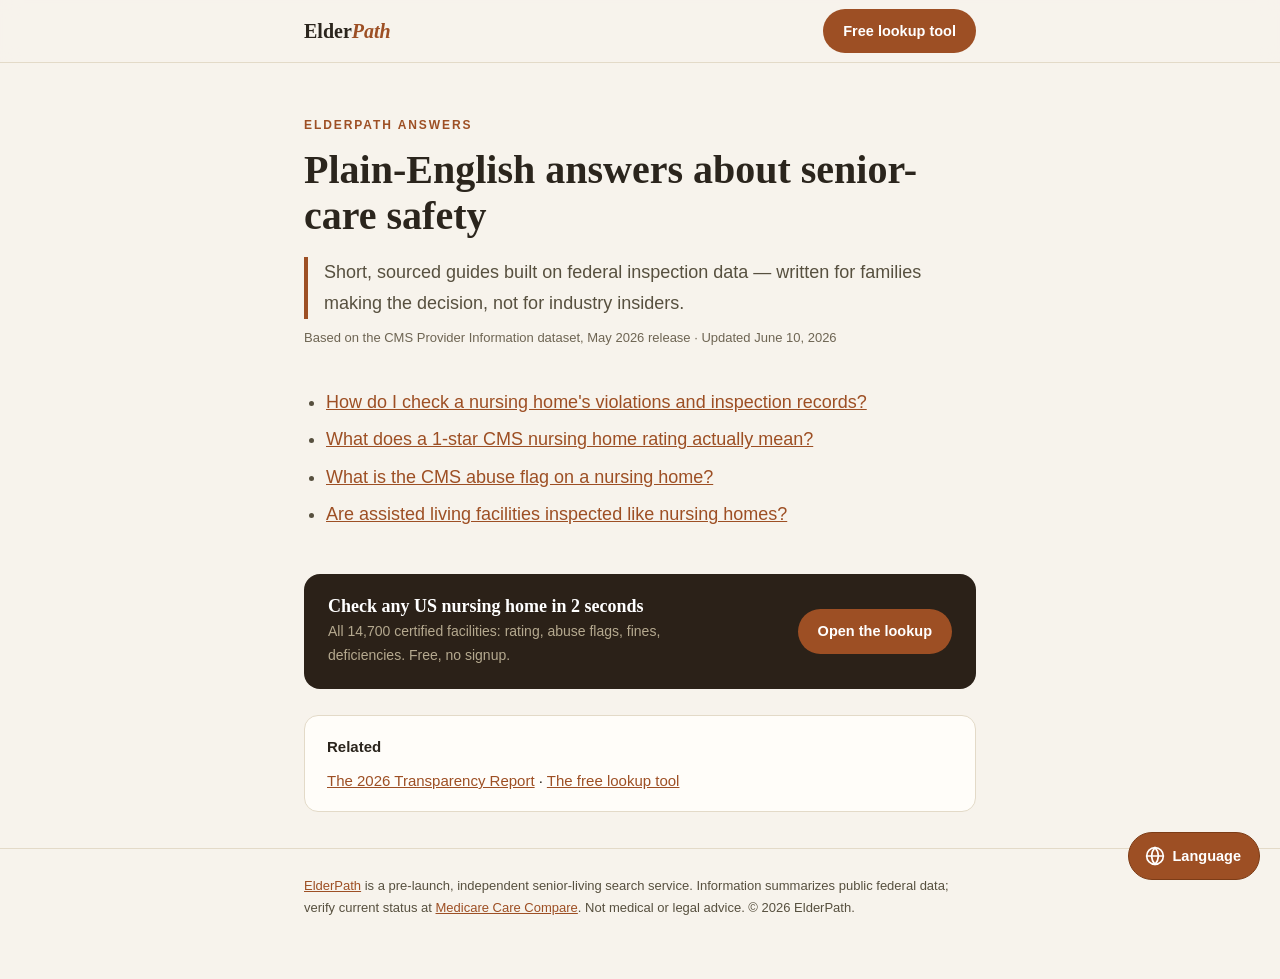
<file: answers/index.html>
<!DOCTYPE html>
<html lang="en">
<head>
<meta charset="UTF-8">
<meta name="viewport" content="width=device-width, initial-scale=1.0">
<title>Plain-English answers for families choosing senior care | ElderPath</title>
<meta name="description" content="Short, sourced answers to the questions families ask when choosing a nursing home or assisted living: ratings, violations, abuse flags, inspections.">
<link rel="canonical" href="https://yejuntak.github.io/elderpath/answers//">
<meta property="og:type" content="article">
<meta property="og:title" content="Plain-English answers for families choosing senior care">
<meta property="og:description" content="Short, sourced answers to the questions families ask when choosing a nursing home or assisted living: ratings, violations, abuse flags, inspections.">
<meta property="og:url" content="https://yejuntak.github.io/elderpath/answers//">
<link rel="icon" href="data:image/svg+xml,%3Csvg xmlns='http://www.w3.org/2000/svg' viewBox='0 0 64 64'%3E%3Crect width='64' height='64' rx='14' fill='%239d4f24'/%3E%3Ctext x='32' y='44' font-family='Georgia,serif' font-size='36' font-weight='bold' fill='%23fff' text-anchor='middle'%3EE%3C/text%3E%3C/svg%3E">
<script type="application/ld+json">{"@context": "https://schema.org", "@type": "CollectionPage", "name": "ElderPath Answers"}</script>
<style>
  :root { --ink:#2b251d; --body:#57503f; --muted:#6e6553; --cream:#f7f3ec; --card:#fffdf9; --sienna:#9d4f24; --line:#e3dac8; --brown:#2b2118; --obm:#b5a98f; }
  * { margin:0; padding:0; box-sizing:border-box; }
  body { font-family:'Inter',-apple-system,sans-serif; background:var(--cream); color:var(--ink); font-size:17px; line-height:1.7; -webkit-font-smoothing:antialiased; }
  h1,h2,h3 { font-family:Georgia,serif; font-weight:600; line-height:1.15; }
  .wrap { max-width:720px; margin:0 auto; padding:0 clamp(18px,4vw,24px); }
  nav { position:sticky; top:0; z-index:50; background:rgba(247,243,236,.93); backdrop-filter:blur(10px); border-bottom:1px solid var(--line); }
  .nav-inner { display:flex; align-items:center; justify-content:space-between; height:62px; }
  .logo { font-family:Georgia,serif; font-weight:700; font-size:20px; color:var(--ink); text-decoration:none; }
  .logo em { font-style:italic; color:var(--sienna); }
  .btn { display:inline-block; background:var(--sienna); color:#fff; font-size:14.5px; font-weight:600; padding:10px 20px; border-radius:999px; text-decoration:none; }
  header.h { padding:52px 0 8px; }
  .kicker { display:block; font-size:12px; font-weight:700; letter-spacing:.16em; text-transform:uppercase; color:var(--sienna); margin-bottom:12px; }
  h1 { font-size:clamp(28px,4.6vw,40px); margin-bottom:18px; }
  .answer { font-size:18px; color:var(--body); border-left:4px solid var(--sienna); padding-left:16px; margin-bottom:8px; }
  .meta { font-size:13px; color:var(--muted); margin-bottom:10px; }
  section { padding:20px 0 4px; }
  h2 { font-size:23px; margin:22px 0 10px; }
  p { color:var(--body); margin-bottom:13px; }
  p strong { color:var(--ink); }
  ul { margin:0 0 14px 22px; color:var(--body); }
  li { margin-bottom:7px; }
  a { color:var(--sienna); }
  .tool { background:var(--brown); color:#fff; border-radius:16px; padding:22px 24px; margin:26px 0; display:flex; justify-content:space-between; align-items:center; gap:14px; flex-wrap:wrap; }
  .tool h3 { color:#fff; font-size:18px; margin-bottom:3px; }
  .tool p { color:var(--obm); font-size:14px; margin:0; max-width:44ch; }
  .rel { background:var(--card); border:1px solid var(--line); border-radius:14px; padding:18px 22px; margin:24px 0; font-size:15px; }
  .rel strong { display:block; margin-bottom:8px; }
  footer { border-top:1px solid var(--line); margin-top:36px; padding:26px 0 46px; font-size:13px; color:var(--muted); }
</style>
</head>
<body>
<nav><div class="wrap nav-inner"><a class="logo" href="../">Elder<em>Path</em></a><a class="btn" href="../check/">Free lookup tool</a></div></nav>
<main><div class="wrap">
<header class="h">
<span class="kicker">ElderPath Answers</span>
<h1>Plain-English answers about senior-care safety</h1>
<p class="answer">Short, sourced guides built on federal inspection data — written for families making the decision, not for industry insiders.</p>
<p class="meta">Based on the CMS Provider Information dataset, May 2026 release · Updated June 10, 2026</p>
</header>
<section><ul style='font-size:18px'><li><a href="check-nursing-home-violations/">How do I check a nursing home's violations and inspection records?</a></li><li><a href="nursing-home-star-ratings-explained/">What does a 1-star CMS nursing home rating actually mean?</a></li><li><a href="nursing-home-abuse-flag/">What is the CMS abuse flag on a nursing home?</a></li><li><a href="assisted-living-inspection-records/">Are assisted living facilities inspected like nursing homes?</a></li></ul></section>
<div class="tool">
<div><h3>Check any US nursing home in 2 seconds</h3><p>All 14,700 certified facilities: rating, abuse flags, fines, deficiencies. Free, no signup.</p></div>
<a class="btn" href="../check/">Open the lookup</a>
</div>
<div class="rel"><strong>Related</strong><a href="../report/">The 2026 Transparency Report</a> · <a href="../check/">The free lookup tool</a></div>
</div></main>
<footer><div class="wrap"><p><a href="../">ElderPath</a> is a pre-launch, independent senior-living search service. Information summarizes public federal data; verify current status at <a href="https://www.medicare.gov/care-compare/">Medicare Care Compare</a>. Not medical or legal advice. © 2026 ElderPath.</p></div></footer>
<script src="../ui/i18n.js" defer></script>
</body></html>
</file>
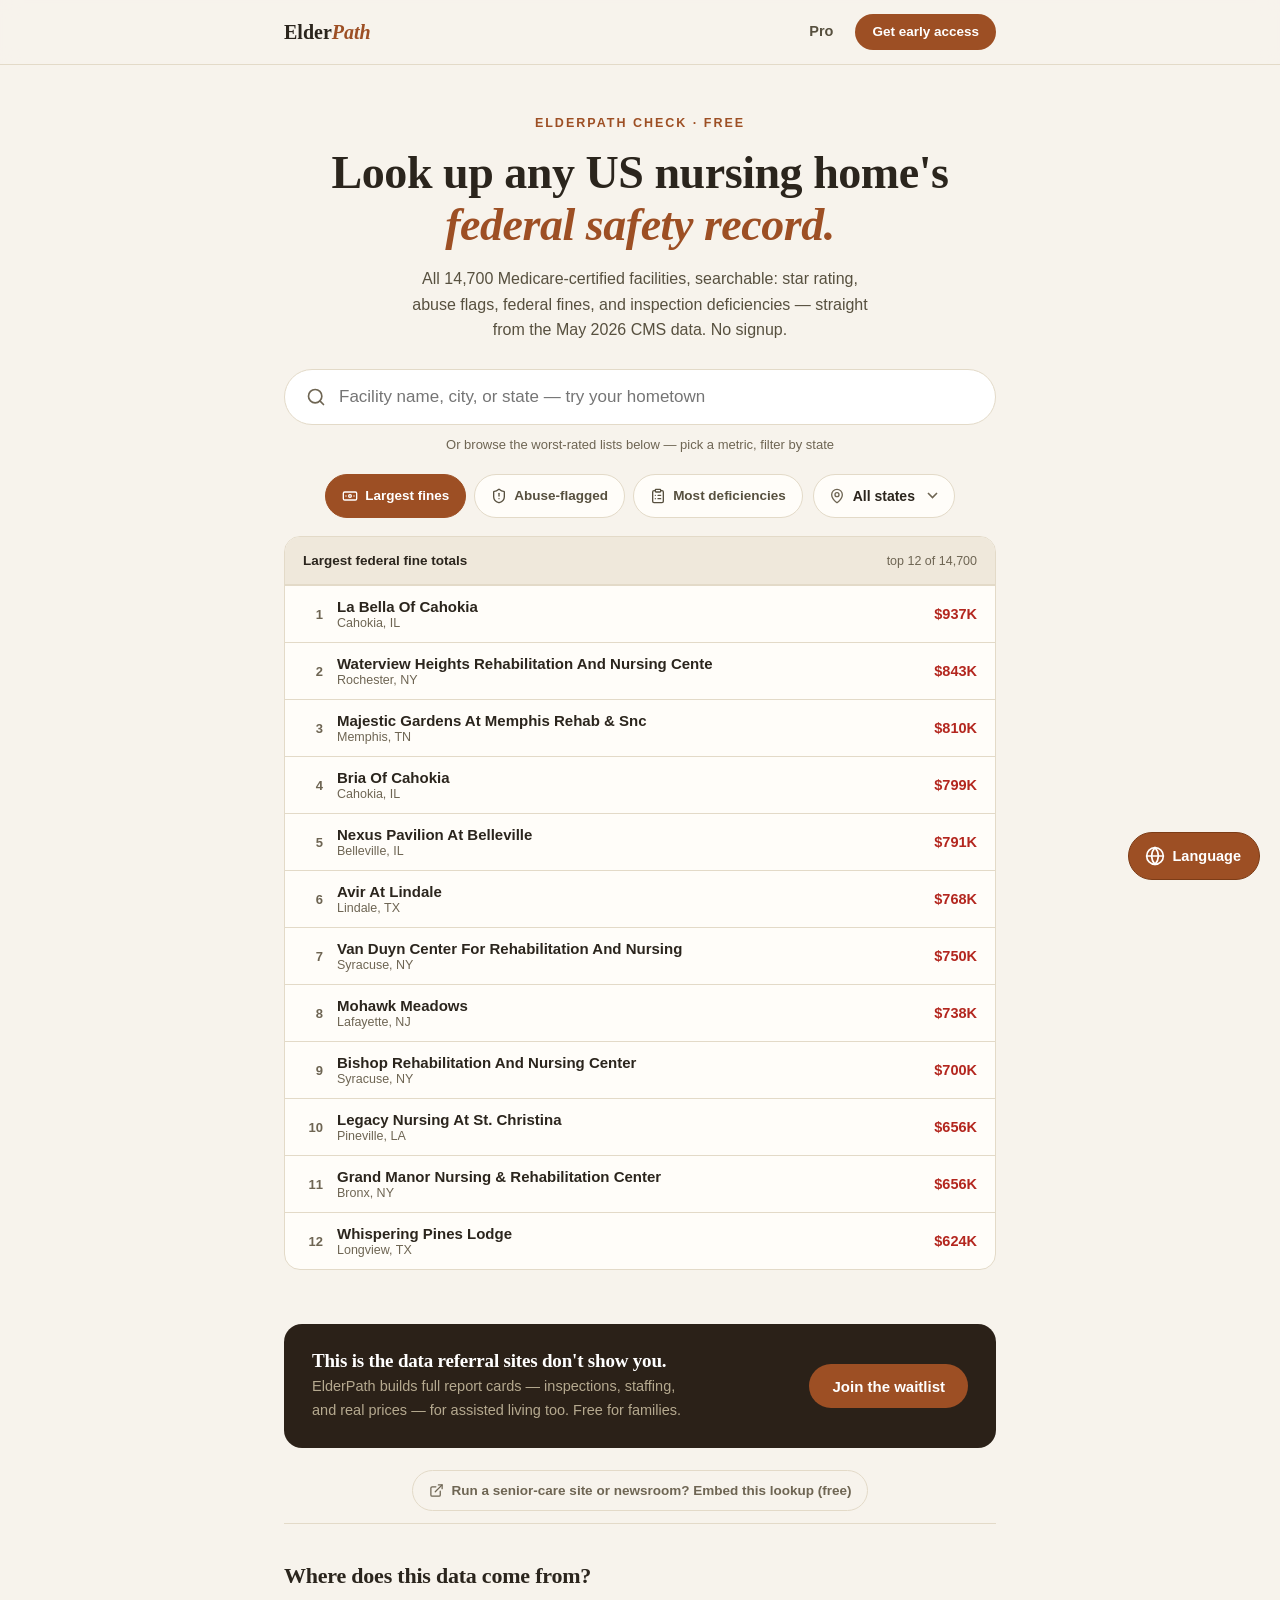
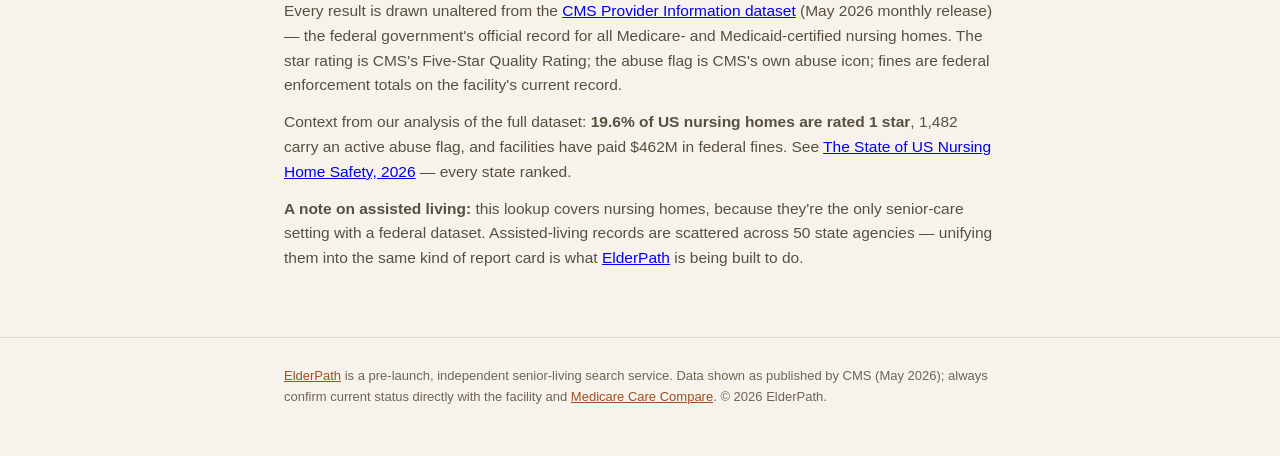
<file: check/index.html>
<!DOCTYPE html>
<html lang="en">
<head>
<meta charset="UTF-8">
<meta name="viewport" content="width=device-width, initial-scale=1.0">
<title>Look up any US nursing home's safety record — free | ElderPath Check</title>
<meta name="description" content="Search all 14,700 Medicare-certified US nursing homes: federal star rating, abuse flags, fines, and inspection deficiencies — straight from the May 2026 CMS data. Free, no signup.">
<link rel="canonical" href="https://yejuntak.github.io/elderpath/check/">
<meta property="og:type" content="website">
<meta property="og:title" content="Look up any US nursing home's federal safety record — free">
<meta property="og:description" content="All 14,700 certified facilities searchable: star rating, abuse flags, fines, deficiencies. Straight from federal data, May 2026.">
<meta property="og:url" content="https://yejuntak.github.io/elderpath/check/">
<meta property="og:image" content="https://yejuntak.github.io/elderpath/img/family.jpg">
<meta name="twitter:card" content="summary_large_image">
<link rel="icon" href="data:image/svg+xml,%3Csvg xmlns='http://www.w3.org/2000/svg' viewBox='0 0 64 64'%3E%3Crect width='64' height='64' rx='14' fill='%239d4f24'/%3E%3Ctext x='32' y='44' font-family='Georgia,serif' font-size='36' font-weight='bold' fill='%23fff' text-anchor='middle'%3EE%3C/text%3E%3C/svg%3E">
<script type="application/ld+json">
{
  "@context": "https://schema.org",
  "@type": "WebApplication",
  "name": "ElderPath Check",
  "url": "https://yejuntak.github.io/elderpath/check/",
  "applicationCategory": "HealthApplication",
  "operatingSystem": "Web",
  "offers": { "@type": "Offer", "price": "0", "priceCurrency": "USD" },
  "description": "Free lookup of the federal safety record — star rating, abuse flags, fines, and inspection deficiencies — for any of the 14,700 Medicare-certified US nursing homes, based on the CMS Provider Information dataset (May 2026)."
}
</script>
<link rel="stylesheet" href="../ui/elderpath-ui.css">
<style>
  /* page aliases over the ElderPath UI library tokens (ui/elderpath-ui.css) */
  :root {
    --ink: var(--foreground); --body: var(--body-foreground); --muted: var(--muted-foreground);
    --cream: var(--background); --cream-2: var(--secondary); --card-bg: var(--card);
    --sienna: var(--primary); --sienna-dark: var(--primary-hover);
    --green: var(--success); --line: var(--border);
    --brown: var(--inverse); --on-brown-muted: var(--inverse-muted);
    --red: var(--destructive); --red-bg: var(--destructive-soft);
  }
  * { margin: 0; padding: 0; box-sizing: border-box; }
  body { font-family: 'Inter', -apple-system, BlinkMacSystemFont, sans-serif; background: var(--cream); color: var(--ink); font-size: 17px; line-height: 1.6; -webkit-font-smoothing: antialiased; }
  h1, h2, h3 { font-family: Georgia, 'Times New Roman', serif; font-weight: 600; line-height: 1.12; letter-spacing: -.01em; }
  .it { font-style: italic; color: var(--sienna); }
  .wrap { max-width: 760px; margin: 0 auto; padding: 0 clamp(18px, 4vw, 24px); }
  a:focus-visible, button:focus-visible, input:focus-visible { outline: 3px solid var(--sienna); outline-offset: 2px; }
  nav { position: sticky; top: 0; z-index: 50; background: rgba(247,243,236,.93); backdrop-filter: blur(10px); border-bottom: 1px solid var(--line); }
  .nav-inner { display: flex; align-items: center; justify-content: space-between; height: 64px; }
  .logo { font-family: Georgia, serif; font-weight: 700; font-size: 20px; color: var(--ink); text-decoration: none; }
  .logo em { font-style: italic; color: var(--sienna); }
  .nav-links { display: flex; align-items: center; gap: 22px; }
  .nav-link { color: var(--body); font-size: 14.5px; font-weight: 600; text-decoration: none; }
  .nav-link:hover { color: var(--sienna); }
  /* .btn comes from the UI library (flat, icon-ready) */
  header.h { padding: 48px 0 26px; text-align: center; }
  .kicker { display: block; font-size: 12.5px; font-weight: 700; letter-spacing: .16em; text-transform: uppercase; color: var(--sienna); margin-bottom: 14px; }
  h1 { font-size: clamp(30px, 5.4vw, 46px); margin-bottom: 16px; }
  .sub { color: var(--body); max-width: 52ch; margin: 0 auto; font-size: 16px; }
  .searchbox { position: relative; margin: 26px 0 10px; }
  .searchbox > .icon {
    position: absolute; left: 22px; top: 50%; transform: translateY(-50%);
    width: 20px; height: 20px; color: var(--muted); pointer-events: none;
  }
  .searchbox input {
    width: 100%; padding: 17px 24px 17px 54px; font-size: 17px; font-family: inherit;
    border: 1.5px solid var(--line); border-radius: 999px; background: #fff; color: var(--ink);
  }
  .searchbox input:focus { border-color: var(--sienna); }
  .hint { font-size: 13px; color: var(--muted); text-align: center; }

  /* control bar: wrapping pill toggles (robust on mobile) + distinct state filter */
  .controls { display: flex; gap: 10px; justify-content: center; align-items: center; flex-wrap: wrap; margin-top: 18px; }
  .seg { display: flex; gap: 8px; flex-wrap: wrap; justify-content: center; }
  .seg-btn {
    display: inline-flex; align-items: center; gap: 7px; height: 44px; padding: 0 16px;
    border: 1.5px solid var(--line); background: var(--card); border-radius: 999px; cursor: pointer; white-space: nowrap;
    font-family: inherit; font-size: 13.5px; font-weight: 600; color: var(--body);
    transition: background .15s, color .15s, border-color .15s;
  }
  .seg-btn .icon { width: 16px; height: 16px; }
  .seg-btn:hover { border-color: var(--sienna); color: var(--sienna); }
  .seg-btn[aria-pressed="true"] { background: var(--sienna); color: #fff; border-color: var(--sienna); }
  .state-filter {
    position: relative; display: inline-flex; align-items: center;
    height: 44px; border: 1.5px solid var(--line); border-radius: 999px; background: var(--card);
  }
  .state-filter > .icon { position: absolute; left: 15px; width: 16px; height: 16px; color: var(--muted); pointer-events: none; }
  .state-filter select {
    appearance: none; -webkit-appearance: none; border: none; background: transparent;
    font-family: inherit; font-size: 14px; font-weight: 600; color: var(--ink); cursor: pointer;
    height: 100%; padding: 0 38px 0 39px; border-radius: 999px;
    background-image: url("data:image/svg+xml;charset=utf-8,%3Csvg xmlns='http://www.w3.org/2000/svg' width='11' height='7'%3E%3Cpath d='M1 1l4.5 4.5L10 1' stroke='%236e6553' stroke-width='1.6' fill='none'/%3E%3C/svg%3E");
    background-repeat: no-repeat; background-position: right 16px center;
  }

  .empty {
    text-align: center; color: var(--body); font-size: 15px;
    background: var(--card); border: 1.5px dashed var(--line); border-radius: 16px; padding: 22px 20px; margin-top: 18px;
  }

  /* results: ONE bordered panel with divider rows (a real ranking table, not a card stack) */
  .results { margin-top: 18px; }
  .panel { background: var(--card); border: 1.5px solid var(--line); border-radius: 16px; overflow: hidden; }
  .panel-head {
    display: flex; align-items: baseline; justify-content: space-between; gap: 12px;
    padding: 13px 18px; background: var(--cream-2); border-bottom: 1.5px solid var(--line);
  }
  .panel-head .pt { font-size: 13.5px; font-weight: 700; color: var(--ink); }
  .panel-head .pc { font-size: 12.5px; color: var(--muted); white-space: nowrap; }
  .row-item {
    display: flex; align-items: center; gap: 14px; width: 100%; text-align: left;
    background: none; border: none; border-top: 1px solid var(--line); cursor: pointer;
    padding: 12px 18px; font-family: inherit; transition: background .12s;
  }
  .row-item:first-child { border-top: none; }
  .row-item:hover { background: var(--cream-2); }
  .row-item .rank { flex: 0 0 20px; text-align: right; font-size: 13px; font-weight: 700; color: var(--muted); font-variant-numeric: tabular-nums; }
  .row-item .body { flex: 1 1 auto; min-width: 0; }
  .row-item .name { font-size: 15px; font-weight: 600; color: var(--ink); white-space: nowrap; overflow: hidden; text-overflow: ellipsis; }
  .row-item .loc { font-size: 12.5px; color: var(--muted); white-space: nowrap; overflow: hidden; text-overflow: ellipsis; margin-top: 1px; }
  .row-item .metric { flex: 0 0 auto; font-size: 14.5px; font-weight: 700; color: var(--red); font-variant-numeric: tabular-nums; }
  .row-item .chev { flex: 0 0 auto; width: 18px; height: 18px; color: var(--muted); }
  body.embed nav, body.embed .cta, body.embed section.about, body.embed footer, body.embed .embed-box { display: none; }
  body.embed header.h { padding: 22px 0 14px; }
  body.embed h1 { font-size: 26px; }
  body.embed { padding-bottom: 50px; }
  .embed-attrib {
    display: none; position: fixed; left: 0; right: 0; bottom: 0; z-index: 55;
    background: var(--brown); color: var(--on-brown-muted); font-size: 12.5px;
    padding: 9px 16px; text-align: center;
  }
  .embed-attrib a { color: #fff; font-weight: 700; text-decoration: none; }
  body.embed .embed-attrib { display: block; }
  .embed-box { margin: 22px auto 0; max-width: 620px; text-align: center; }
  .embed-box summary { list-style: none; cursor: pointer; display: inline-flex; align-items: center; gap: 8px; font-size: 13.5px; font-weight: 600; color: var(--muted); padding: 9px 16px; border: 1.5px solid var(--line); border-radius: 999px; transition: border-color .15s, color .15s; }
  .embed-box summary::-webkit-details-marker { display: none; }
  .embed-box summary:hover { border-color: var(--sienna); color: var(--sienna); }
  .embed-box summary .icon { width: 15px; height: 15px; }
  .embed-box pre {
    text-align: left; background: var(--card); border: 1.5px solid var(--line); border-radius: 12px;
    padding: 14px 16px; font-size: 12.5px; overflow-x: auto; margin-top: 12px; user-select: all; line-height: 1.5;
  }
  /* flat: border carries elevation, no shadow */
  .card { background: var(--card); border: 1.5px solid var(--line); border-radius: 20px; padding: 26px 28px; margin: 22px 0; }
  .card:focus { outline: none; }
  .card-head { display: flex; justify-content: space-between; align-items: flex-start; gap: 16px; border-bottom: 1px solid var(--line); padding-bottom: 14px; margin-bottom: 8px; }
  .card-head h2 { font-size: 22px; }
  .card-head .loc { font-size: 14px; color: var(--body); margin-top: 2px; }
  .grade { flex-shrink: 0; text-align: center; border-radius: 14px; padding: 10px 16px; color: #fff; }
  .grade .g { font-family: Georgia, serif; font-size: 28px; font-weight: 700; line-height: 1; }
  .grade .gl { font-size: 10.5px; font-weight: 700; letter-spacing: .08em; text-transform: uppercase; }
  .row { display: flex; justify-content: space-between; gap: 12px; padding: 9px 0; font-size: 15.5px; border-bottom: 1px dashed var(--line); }
  .row:last-of-type { border-bottom: none; }
  .row .l { color: var(--body); }
  .row .v { font-weight: 600; text-align: right; }
  .v.ok { color: var(--green); } .v.warn { color: var(--red); }
  .flag { background: var(--red-bg); border: 1px solid #ecd5c9; color: var(--red); font-weight: 700; border-radius: 12px; padding: 12px 16px; margin: 12px 0 4px; font-size: 15px; }
  .card .src { font-size: 12.5px; color: var(--muted); margin-top: 12px; }
  .share-row { display: flex; gap: 10px; margin-top: 16px; flex-wrap: wrap; }
  .share-row .btn.ghost { background: transparent; color: var(--sienna); border: 1.5px solid var(--sienna); }
  .share-row .btn.ghost:hover { background: var(--cream-2); }
  .cta { background: var(--brown); color: #fff; border-radius: 18px; padding: 26px 28px; margin: 28px 0 0; display: flex; justify-content: space-between; align-items: center; gap: 18px; flex-wrap: wrap; }
  .cta h3 { color: #fff; font-size: 19px; margin-bottom: 4px; }
  .cta p { color: var(--on-brown-muted); font-size: 14.5px; max-width: 46ch; }
  section.about { padding: 40px 0 10px; margin-top: 12px; border-top: 1.5px solid var(--line); }
  section.about h2 { font-size: 22px; margin-bottom: 10px; }
  section.about p { color: var(--body); font-size: 15.5px; margin-bottom: 12px; }
  footer { border-top: 1px solid var(--line); margin-top: 44px; padding: 28px 0 48px; font-size: 13px; color: var(--muted); }
  footer a { color: var(--sienna); }
  .toast { position: fixed; left: 50%; transform: translateX(-50%); bottom: 26px; background: var(--ink); color: #fff; padding: 11px 20px; border-radius: 999px; font-size: 14px; opacity: 0; transition: opacity .25s; pointer-events: none; }
  .toast.show { opacity: 1; }
  .xtra-head { font-size: 11px; font-weight: 700; letter-spacing: .08em; text-transform: uppercase; color: var(--sienna); margin: 16px 0 2px; display: flex; align-items: center; gap: 6px; }
  .pro-tease { background: var(--cream-2); border: 1.5px solid var(--line); border-radius: 14px; padding: 16px 18px; margin-top: 14px; }
  .pro-tease .tease-hook { font-size: 14.5px; color: var(--body); margin: 6px 0 10px; }
  .tease-list { list-style: none; display: grid; gap: 7px; margin: 0 0 14px; }
  .tease-list li { display: flex; align-items: center; gap: 8px; font-size: 13.5px; color: var(--muted); }
  .tease-list .icon { width: 13px; height: 13px; color: var(--muted); }
  .price-box { background: var(--cream-2); border: 1px solid var(--line); border-radius: 14px; padding: 14px 16px; margin-top: 14px; }
  .price-box summary { cursor: pointer; font-weight: 700; font-size: 15px; color: var(--ink); }
  .price-box .pf { display: flex; gap: 8px; flex-wrap: wrap; margin-top: 12px; }
  .price-box input, .price-box select {
    font: inherit; font-size: 16px; padding: 10px 14px; border: 1.5px solid var(--line);
    border-radius: 10px; background: #fff; color: var(--ink); flex: 1 1 140px; min-width: 0;
  }
  .price-box .btn { flex: 0 0 auto; }
  .price-box .pf-note { font-size: 12px; color: var(--muted); margin-top: 8px; }
  @media (prefers-reduced-motion: reduce) { html { scroll-behavior: auto; } .toast { transition: none; } }
</style>
</head>
<body class="ui">

<nav aria-label="Main">
  <div class="wrap nav-inner">
    <a class="logo" href="../">Elder<em>Path</em></a>
    <div class="nav-links">
      <a class="nav-link" href="../pro/">Pro</a>
      <a class="btn btn-sm" href="../#join">Get early access</a>
    </div>
  </div>
</nav>

<main id="main">
<div class="wrap">

<header class="h">
  <span class="kicker">ElderPath Check · Free</span>
  <h1>Look up any US nursing home's <span class="it">federal safety record.</span></h1>
  <p class="sub">All 14,700 Medicare-certified facilities, searchable: star rating, abuse flags, federal fines, and inspection deficiencies — straight from the May 2026 CMS data. No signup.</p>
  <div class="searchbox">
    <svg class="icon" aria-hidden="true"><use href="../ui/lucide.svg#i-search"/></svg>
    <input id="q" type="search" placeholder="Facility name, city, or state — try your hometown" aria-label="Search nursing homes by name, city, or state" autocomplete="off">
  </div>
  <p class="hint" id="hint">Or browse the worst-rated lists below — pick a metric, filter by state</p>
  <div class="controls">
    <div class="seg" role="group" aria-label="Choose a list">
      <button class="seg-btn" type="button" aria-pressed="false" data-browse="fines"><svg class="icon" aria-hidden="true"><use href="../ui/lucide.svg#i-banknote"/></svg>Largest fines</button>
      <button class="seg-btn" type="button" aria-pressed="false" data-browse="abuse"><svg class="icon" aria-hidden="true"><use href="../ui/lucide.svg#i-shield-alert"/></svg>Abuse-flagged</button>
      <button class="seg-btn" type="button" aria-pressed="false" data-browse="defs"><svg class="icon" aria-hidden="true"><use href="../ui/lucide.svg#i-clipboard-list"/></svg>Most deficiencies</button>
    </div>
    <div class="state-filter">
      <svg class="icon" aria-hidden="true"><use href="../ui/lucide.svg#i-map-pin"/></svg>
      <select id="bst" aria-label="Filter by state">
        <option value="">All states</option>
      </select>
    </div>
  </div>
  <div class="results" id="results" aria-live="polite"></div>
</header>

<div id="card-slot"></div>

<div class="cta">
  <div>
    <h3>This is the data referral sites don't show you.</h3>
    <p>ElderPath builds full report cards — inspections, staffing, and real prices — for assisted living too. Free for families.</p>
  </div>
  <a class="btn" href="../#join">Join the waitlist</a>
</div>

<details class="embed-box">
  <summary><svg class="icon" aria-hidden="true"><use href="../ui/lucide.svg#i-external-link"/></svg>Run a senior-care site or newsroom? Embed this lookup (free)</summary>
  <pre>&lt;iframe src="https://yejuntak.github.io/elderpath/check/?embed=1"
  style="width:100%;height:640px;border:1px solid #e3dac8;border-radius:16px"
  title="Nursing home safety lookup — ElderPath" loading="lazy"&gt;&lt;/iframe&gt;</pre>
</details>

<section class="about">
  <h2>Where does this data come from?</h2>
  <p>Every result is drawn unaltered from the <a href="https://data.cms.gov/provider-data/dataset/4pq5-n9py">CMS Provider Information dataset</a> (May 2026 monthly release) — the federal government's official record for all Medicare- and Medicaid-certified nursing homes. The star rating is CMS's Five-Star Quality Rating; the abuse flag is CMS's own abuse icon; fines are federal enforcement totals on the facility's current record.</p>
  <p>Context from our analysis of the full dataset: <strong>19.6% of US nursing homes are rated 1 star</strong>, 1,482 carry an active abuse flag, and facilities have paid $462M in federal fines. See <a href="../report/">The State of US Nursing Home Safety, 2026</a> — every state ranked.</p>
  <p><strong>A note on assisted living:</strong> this lookup covers nursing homes, because they're the only senior-care setting with a federal dataset. Assisted-living records are scattered across 50 state agencies — unifying them into the same kind of report card is what <a href="../">ElderPath</a> is being built to do.</p>
</section>

</div>
</main>

<footer>
  <div class="wrap">
    <p><a href="../">ElderPath</a> is a pre-launch, independent senior-living search service. Data shown as published by CMS (May 2026); always confirm current status directly with the facility and <a href="https://www.medicare.gov/care-compare/">Medicare Care Compare</a>. © 2026 ElderPath.</p>
  </div>
</footer>

<div class="embed-attrib">Data: CMS, May 2026 · Powered by <a href="https://yejuntak.github.io/elderpath/check/" target="_blank" rel="noopener">ElderPath Check ↗</a></div>
<div class="toast" id="toast" role="status"></div>

<script>
(function () {
  var DATA = null, loading = null;
  var q = document.getElementById('q');
  var resultsEl = document.getElementById('results');
  var cardSlot = document.getElementById('card-slot');
  var hint = document.getElementById('hint');
  var toast = document.getElementById('toast');
  var GRADES = { 5: ['A', '#2e7d4f'], 4: ['B', '#5f7d1f'], 3: ['C', '#9a6a00'], 2: ['D', '#b54708'], 1: ['F', '#b3261e'], 0: ['NR', '#9a6a00'] };
  var NAT_DEF_AVG = 9.3;
  var DEFAULT_HINT = 'Or browse the worst-rated lists below — pick a metric, filter by state';
  var ICON = function (name) { return '<svg class="icon icon-md" aria-hidden="true"><use href="../ui/lucide.svg#i-' + name + '"/></svg>'; };

  // ---- live backend (Supabase Postgres; anon key is public by design, RLS-protected) ----
  var API = 'https://mrwgqbjldhywdocmyuop.supabase.co';
  var API_KEY = 'eyJhbGciOiJIUzI1NiIsInR5cCI6IkpXVCJ9.eyJpc3MiOiJzdXBhYmFzZSIsInJlZiI6Im1yd2dxYmpsZGh5d2RvY215dW9wIiwicm9sZSI6ImFub24iLCJpYXQiOjE3ODExMzg1NDcsImV4cCI6MjA5NjcxNDU0N30.txRl-6tuvNFKyrE5yPmHKz8vUqras7CFue6ETTYFqOY';
  function apiGet(path) {
    return fetch(API + path, { headers: { apikey: API_KEY, Authorization: 'Bearer ' + API_KEY } })
      .then(function (r) { if (!r.ok) throw new Error('api ' + r.status); return r.json(); });
  }
  function apiPost(path, body) {
    return fetch(API + path, {
      method: 'POST',
      headers: { apikey: API_KEY, Authorization: 'Bearer ' + API_KEY, 'Content-Type': 'application/json', Prefer: 'return=minimal' },
      body: JSON.stringify(body)
    }).then(function (r) { if (!r.ok) throw new Error('api ' + r.status); });
  }
  function esc(s) { return String(s == null ? '' : s).replace(/[&<>"']/g, function (c) { return ({ '&': '&amp;', '<': '&lt;', '>': '&gt;', '"': '&quot;', "'": '&#39;' })[c]; }); }
  function xrow(label, val, cls) {
    return val == null || val === '' ? '' :
      '<div class="row"><span class="l">' + label + '</span><span class="v' + (cls ? ' ' + cls : '') + '">' + val + '</span></div>';
  }

  function enrichCard(f) {
    var rc = document.getElementById('rc');
    if (!rc) return;
    apiGet('/rest/v1/facilities?select=ccn,state,chain,chain_n&state=eq.' + encodeURIComponent(f.st) + '&name=ilike.' + encodeURIComponent(f.name.replace(/[%_]/g, '')) + '&limit=1')
      .then(function (rows) {
        var d = rows && rows[0];
        var anchor = rc.querySelector('.src');
        if (!d || !anchor || !document.getElementById('rc')) return;
        var hook = (d.chain && d.chain_n > 1)
          ? 'This building is one of <strong>' + d.chain_n + ' facilities</strong> run by ' + esc(d.chain) + ' — the full report grades the whole operator, not just this address.'
          : 'The full report grades this facility on our published methodology and tells you exactly what to ask on a tour.';
        var div = document.createElement('div');
        div.innerHTML =
          '<div class="price-box"><details><summary>💵 Know what this facility really costs? Share it (anonymous)</summary>' +
          '<div class="pf">' +
          '<input id="pr-usd" type="number" min="500" max="50000" placeholder="Monthly cost in USD" aria-label="Monthly cost in US dollars">' +
          '<select id="pr-level" aria-label="Care level"><option value="nursing">Nursing care</option><option value="memory">Memory care</option><option value="assisted">Assisted living</option><option value="other">Other</option></select>' +
          '<button class="btn" id="pr-send" type="button">Submit</button>' +
          '</div><p class="pf-note">Goes into our real-pricing database (moderated before publication). No name, no email — just the number families never get upfront.</p>' +
          '</details></div>' +
          '<div class="pro-tease">' +
          '<p class="xtra-head">' + ICON('lock') + ' In the full report (Pro)</p>' +
          '<p class="tease-hook">' + hook + '</p>' +
          '<ul class="tease-list">' +
          '<li>' + ICON('lock') + 'ElderPath grade with full component breakdown</li>' +
          '<li>' + ICON('lock') + 'Operator track record — every facility this chain runs, averaged</li>' +
          '<li>' + ICON('lock') + 'Staffing percentiles vs your state (RN, weekend, turnover)</li>' +
          '<li>' + ICON('lock') + 'Inspection history: complaint-driven vs routine deficiencies, two cycles</li>' +
          '<li>' + ICON('lock') + '"Ask these on your tour" — questions generated from this record</li>' +
          '<li>' + ICON('lock') + 'Real prices reported by families · compare 3 side by side · print</li>' +
          '</ul>' +
          '<a class="btn" href="../pro/?ccn=' + encodeURIComponent(d.ccn) + '">Unlock the full report</a>' +
          '</div>';
        rc.insertBefore(div, anchor);
        var verify = rc.querySelector('a[href*="medicare.gov"]');
        if (verify) verify.href = 'https://www.medicare.gov/care-compare/details/nursing-home/' + encodeURIComponent(d.ccn) + '?state=' + encodeURIComponent(d.state);
        document.getElementById('pr-send').addEventListener('click', function () {
          var usd = parseInt(document.getElementById('pr-usd').value, 10);
          var level = document.getElementById('pr-level').value;
          if (!usd || usd < 500 || usd > 50000) {
            toast.textContent = 'Enter a monthly cost between $500 and $50,000';
            toast.classList.add('show'); setTimeout(function () { toast.classList.remove('show'); }, 2200);
            return;
          }
          var btn = document.getElementById('pr-send');
          btn.disabled = true; btn.textContent = 'Sending…';
          apiPost('/rest/v1/price_reports', { ccn: d.ccn, monthly_usd: usd, care_level: level })
            .then(function () {
              btn.textContent = 'Thank you ✓';
              toast.textContent = 'Price recorded — this is how the real-pricing database gets built';
              toast.classList.add('show'); setTimeout(function () { toast.classList.remove('show'); }, 2600);
            })
            .catch(function () {
              btn.disabled = false; btn.textContent = 'Submit';
              toast.textContent = 'Could not send — please try again';
              toast.classList.add('show'); setTimeout(function () { toast.classList.remove('show'); }, 2200);
            });
        });
      })
      .catch(function () { /* backend unreachable — static card remains fully functional */ });
  }

  function load() {
    if (DATA || loading) return loading;
    hint.textContent = 'Loading 14,700 facilities…';
    loading = fetch('data.json').then(function (r) { return r.json(); }).then(function (j) {
      DATA = j.map(function (f, i) { return { i: i, name: f[0], city: f[1], st: f[2], rating: f[3], abuse: f[4], fines: f[5], finesN: f[6], defs: f[7], sff: f[8], staff: f[9], ccn: f[10] || '', hay: (f[0] + ' ' + f[1] + ' ' + f[2]).toLowerCase() }; });
      hint.textContent = DEFAULT_HINT;
      return DATA;
    });
    return loading;
  }

  function fmtMoney(n) {
    if (n >= 1e6) return '$' + (n / 1e6).toFixed(1) + 'M';
    if (n >= 1e3) return '$' + Math.round(n / 1e3) + 'K';
    return '$' + n;
  }

  function search(term) {
    var t = term.toLowerCase().trim();
    if (t.length < 3 || !DATA) return [];
    var words = t.split(/\s+/);
    var scored = [];
    for (var i = 0; i < DATA.length; i++) {
      var f = DATA[i], ok = true, score = 0;
      for (var w = 0; w < words.length; w++) {
        var idx = f.hay.indexOf(words[w]);
        if (idx === -1) { ok = false; break; }
        score += (idx === 0 || f.hay[idx - 1] === ' ') ? 0 : 5;
        score += idx * 0.01;
      }
      if (ok) { scored.push([score, f]); if (scored.length > 400) break; }
    }
    scored.sort(function (a, b) { return a[0] - b[0]; });
    return scored.slice(0, 8).map(function (s) { return s[1]; });
  }

  var CHEV = '<svg class="icon chev" aria-hidden="true"><use href="../ui/lucide.svg#i-chevron-down" transform="rotate(-90 12 12)"/></svg>';

  function rowButton(inner, onClick) {
    var b = document.createElement('button');
    b.className = 'row-item'; b.type = 'button';
    b.innerHTML = inner;
    b.addEventListener('click', onClick);
    return b;
  }

  function showResults(list, term) {
    resultsEl.innerHTML = '';
    if (term && term.trim().length >= 3 && list.length === 0 && DATA) {
      resultsEl.innerHTML = '<div class="empty">No facilities match “' + esc(term.trim()) + '” — try the city name alone, check spelling, or browse a list below.</div>';
      return;
    }
    if (!list.length) return;
    var panel = document.createElement('div'); panel.className = 'panel';
    list.forEach(function (f) {
      panel.appendChild(rowButton(
        '<div class="body"><div class="name">' + esc(f.name) + '</div><div class="loc">' + esc(f.city) + ', ' + f.st + '</div></div>' + CHEV,
        function () { showCard(f); }));
    });
    resultsEl.appendChild(panel);
  }

  function showCard(f) {
    var g = GRADES[f.rating] || GRADES[0];
    var defsLine = f.defs >= 0
      ? '<div class="row"><span class="l">Health deficiencies, latest inspection cycle</span><span class="v ' + (f.defs > NAT_DEF_AVG ? 'warn' : 'ok') + '">' + f.defs + ' <small>(US avg ' + NAT_DEF_AVG + ')</small></span></div>' : '';
    var staffLine = f.staff > 0
      ? '<div class="row"><span class="l">Nurse staffing hours per resident per day</span><span class="v">' + f.staff.toFixed(2) + '</span></div>' : '';
    var mcUrl = f.ccn
      ? 'https://www.medicare.gov/care-compare/details/nursing-home/' + encodeURIComponent(f.ccn) + '?state=' + f.st
      : 'https://www.medicare.gov/care-compare/?providerType=NursingHome&redirect=true';
    cardSlot.innerHTML =
      '<div class="card" id="rc" tabindex="-1" role="group" aria-label="Facility safety record">' +
      '<div class="card-head"><div><h2>' + esc(f.name) + '</h2><div class="loc">' + esc(f.city) + ', ' + f.st + ' · Medicare-certified nursing facility</div></div>' +
      '<div class="grade" style="background:' + g[1] + '"><div class="g">' + (g[0] === 'NR' ? '—' : g[0]) + '</div><div class="gl">' + (f.rating ? 'CMS ' + f.rating + '/5' : 'Not yet rated') + '</div></div></div>' +
      (f.abuse ? '<div class="flag">' + ICON('shield-alert') + ' Carries the CMS abuse flag — cited for abuse that harmed or could harm residents.</div>' : '') +
      (f.sff ? '<div class="flag">' + ICON('triangle-alert') + ' In the federal Special Focus program for persistently poor care.</div>' : '') +
      '<div class="row"><span class="l">Federal fines on current record</span><span class="v ' + (f.fines > 0 ? 'warn' : 'ok') + '">' + (f.fines > 0 ? fmtMoney(f.fines) + ' across ' + f.finesN + ' fine' + (f.finesN === 1 ? '' : 's') : 'None') + '</span></div>' +
      defsLine + staffLine +
      '<p class="src">Source: CMS Provider Information dataset, May 2026 release. Verify current status at Medicare Care Compare.</p>' +
      '<div class="share-row"><button class="btn" id="share">' + ICON('share-2') + 'Share this record</button>' +
      '<button class="btn ghost" id="dlimg">' + ICON('download') + 'Download card image</button>' +
      '<a class="btn ghost" href="' + mcUrl + '" target="_blank" rel="noopener">' + ICON('external-link') + 'Verify on Medicare.gov</a></div>' +
      '</div>';
    document.getElementById('dlimg').addEventListener('click', function () { downloadCard(f); });
    var url = location.origin + location.pathname + '?q=' + encodeURIComponent(f.name + ' ' + f.st);
    document.getElementById('share').addEventListener('click', function () {
      var text = f.name + ' (' + f.city + ', ' + f.st + ') — CMS rating ' + (f.rating ? f.rating + '/5' : 'not rated') + (f.fines > 0 ? ', ' + fmtMoney(f.fines) + ' in federal fines' : '') + (f.abuse ? ', active abuse flag' : '') + '. Check any US nursing home free:';
      if (navigator.share) { navigator.share({ title: 'ElderPath Check', text: text, url: url }).catch(function () {}); }
      else {
        navigator.clipboard.writeText(text + ' ' + url).then(function () {
          toast.textContent = 'Copied — paste anywhere'; toast.classList.add('show');
          setTimeout(function () { toast.classList.remove('show'); }, 2200);
        });
      }
    });
    var rc = document.getElementById('rc');
    rc.scrollIntoView({ behavior: 'smooth', block: 'nearest' });
    rc.focus({ preventScroll: true });
    enrichCard(f);
  }

  // ---- share-card image (1200x630 PNG, canvas) ----
  function downloadCard(f) {
    var g = GRADES[f.rating] || GRADES[0];
    var c = document.createElement('canvas'); c.width = 1200; c.height = 630;
    var x = c.getContext('2d');
    x.fillStyle = '#f7f3ec'; x.fillRect(0, 0, 1200, 630);
    x.fillStyle = '#fffdf9'; roundRect(x, 50, 50, 1100, 530, 28); x.fill();
    x.strokeStyle = '#e3dac8'; x.lineWidth = 3; roundRect(x, 50, 50, 1100, 530, 28); x.stroke();
    x.fillStyle = '#9d4f24'; x.font = '700 26px Georgia, serif';
    x.fillText('ElderPath Check', 100, 122);
    x.fillStyle = g[1]; roundRect(x, 950, 86, 160, 120, 20); x.fill();
    x.fillStyle = '#fff'; x.textAlign = 'center';
    if (g[0] === 'NR') {
      x.font = '700 34px Georgia, serif'; x.fillText('NEW', 1030, 142);
      x.font = '700 16px Inter, sans-serif'; x.fillText('NOT RATED', 1030, 182);
    } else {
      x.font = '700 64px Georgia, serif'; x.fillText(g[0], 1030, 158);
      x.font = '700 17px Inter, sans-serif'; x.fillText('CMS ' + f.rating + '/5', 1030, 188);
    }
    x.textAlign = 'left'; x.fillStyle = '#2b251d';
    x.font = '700 44px Georgia, serif';
    var name = f.name.length > 38 ? f.name.slice(0, 37) + '…' : f.name;
    x.fillText(name, 100, 200);
    x.fillStyle = '#57503f'; x.font = '400 26px Inter, sans-serif';
    x.fillText(f.city + ', ' + f.st + ' · Medicare-certified nursing facility', 100, 244);
    var y = 312;
    function line(label, val, color) {
      x.fillStyle = '#57503f'; x.font = '400 26px Inter, sans-serif'; x.fillText(label, 100, y);
      x.fillStyle = color; x.font = '700 26px Inter, sans-serif';
      x.textAlign = 'right'; x.fillText(val, 1100, y); x.textAlign = 'left'; y += 54;
    }
    if (f.abuse) { x.fillStyle = '#b3261e'; x.font = '700 28px Inter, sans-serif'; x.fillText('⚠ Carries the federal abuse flag', 100, y); y += 54; }
    line('Federal fines on current record', f.fines > 0 ? fmtMoney(f.fines) + ' · ' + f.finesN + ' fine' + (f.finesN === 1 ? '' : 's') : 'None', f.fines > 0 ? '#b3261e' : '#2f6b52');
    if (f.defs >= 0) line('Health deficiencies (US avg ' + NAT_DEF_AVG + ')', String(f.defs), f.defs > NAT_DEF_AVG ? '#b3261e' : '#2f6b52');
    if (f.staff > 0) line('Nurse staffing hrs / resident / day', f.staff.toFixed(2), '#2b251d');
    x.fillStyle = '#6e6553'; x.font = '400 21px Inter, sans-serif';
    x.fillText('Source: CMS, May 2026 · Check any US nursing home free:', 100, 524);
    x.fillStyle = '#9d4f24'; x.font = '700 23px Inter, sans-serif';
    x.fillText('yejuntak.github.io/elderpath/check', 100, 554);
    var a = document.createElement('a');
    a.download = 'elderpath-check-' + f.name.toLowerCase().replace(/[^a-z0-9]+/g, '-').slice(0, 40) + '.png';
    a.href = c.toDataURL('image/png');
    document.body.appendChild(a); a.click(); a.remove();
    toast.textContent = 'Card image downloaded — share it anywhere';
    toast.classList.add('show'); setTimeout(function () { toast.classList.remove('show'); }, 2200);
  }
  function roundRect(x, a, b, w, h, r) {
    x.beginPath(); x.moveTo(a + r, b); x.arcTo(a + w, b, a + w, b + h, r); x.arcTo(a + w, b + h, a, b + h, r);
    x.arcTo(a, b + h, a, b, r); x.arcTo(a, b, a + w, b, r); x.closePath();
  }

  // ---- browse lists (deep-linkable outrage/utility lists) ----
  var bst = document.getElementById('bst');
  'AL AK AZ AR CA CO CT DE DC FL GA HI ID IL IN IA KS KY LA ME MD MA MI MN MS MO MT NE NV NH NJ NM NY NC ND OH OK OR PA RI SC SD TN TX UT VT VA WA WV WI WY'.split(' ').forEach(function (s) {
    var o = document.createElement('option'); o.value = s; o.textContent = s; bst.appendChild(o);
  });
  var BROWSE = {
    fines: { label: 'Largest federal fine totals', short: 'fined', sort: function (a, b) { return b.fines - a.fines; }, badge: function (f) { return fmtMoney(f.fines); } },
    abuse: { label: 'Carrying the federal abuse flag', short: 'abuse-flagged', filter: function (f) { return f.abuse === 1; }, sort: function (a, b) { return a.rating - b.rating || b.fines - a.fines; }, badge: function () { return 'abuse flag'; } },
    defs:  { label: 'Most health deficiencies', short: 'cited', sort: function (a, b) { return b.defs - a.defs; }, badge: function (f) { return f.defs + ' def.'; } }
  };
  var activeBrowse = null;
  function setChips(kind) {
    document.querySelectorAll('.seg-btn').forEach(function (ch) {
      ch.setAttribute('aria-pressed', String(ch.dataset.browse === kind));
    });
  }
  function clearBrowse() {
    activeBrowse = null; setChips(null); resultsEl.innerHTML = '';
    var u = new URL(location.href); u.searchParams.delete('browse'); u.searchParams.delete('st');
    history.replaceState(null, '', u.toString());
  }
  function runBrowse(kind, st, isDefault) {
    var cfg = BROWSE[kind]; if (!cfg || !DATA) return;
    function syncUrl() {
      if (isDefault) return;  /* default view keeps the URL bare */
      var u = new URL(location.href);
      u.searchParams.set('browse', kind); st ? u.searchParams.set('st', st) : u.searchParams.delete('st');
      u.searchParams.delete('q');
      history.replaceState(null, '', u.toString());
    }
    var pool = DATA.filter(function (f) { return (!st || f.st === st) && (!cfg.filter || cfg.filter(f)); });
    pool.sort(cfg.sort);
    var top = pool.slice(0, 12);
    resultsEl.innerHTML = '';
    if (!top.length) {
      resultsEl.innerHTML = '<div class="empty">No ' + esc(cfg.short) + ' facilities found in ' + (st || 'the US') + '. Try another state.</div>';
      setChips(kind); syncUrl();
      return;
    }
    var panel = document.createElement('div'); panel.className = 'panel';
    var head = document.createElement('div'); head.className = 'panel-head';
    head.innerHTML = '<span class="pt">' + esc(cfg.label) + (st ? ' · ' + st : '') + '</span><span class="pc">top ' + top.length + ' of ' + pool.length.toLocaleString() + '</span>';
    panel.appendChild(head);
    top.forEach(function (f, idx) {
      panel.appendChild(rowButton(
        '<span class="rank">' + (idx + 1) + '</span>' +
        '<div class="body"><div class="name">' + esc(f.name) + '</div><div class="loc">' + esc(f.city) + ', ' + f.st + '</div></div>' +
        '<span class="metric">' + cfg.badge(f) + '</span>',
        function () { showCard(f); }));
    });
    resultsEl.appendChild(panel);
    syncUrl();
    setChips(kind);
  }
  document.querySelectorAll('.seg-btn').forEach(function (ch) {
    ch.addEventListener('click', function () {
      if (activeBrowse === ch.dataset.browse) { clearBrowse(); return; }  /* second tap clears */
      activeBrowse = ch.dataset.browse;
      load().then(function () { runBrowse(activeBrowse, bst.value); });
    });
  });
  bst.addEventListener('change', function () {
    /* picking a state with no active list auto-runs the first list (was a silent no-op) */
    if (!activeBrowse) activeBrowse = 'fines';
    load().then(function () { runBrowse(activeBrowse, bst.value); });
  });

  var debounce;
  q.addEventListener('input', function () {
    clearTimeout(debounce);
    var v = q.value;
    if (activeBrowse) { activeBrowse = null; setChips(null); }
    debounce = setTimeout(function () {
      load().then(function () { showResults(search(v), v); });
    }, 120);
  });
  q.addEventListener('focus', load);

  var params = new URLSearchParams(location.search);
  if (params.get('embed') === '1') document.body.classList.add('embed');
  if (params.get('q')) {
    q.value = params.get('q');
    load().then(function () {
      var hits = search(q.value);
      showResults(hits, q.value);
      if (hits.length) showCard(hits[0]);
    });
  } else if (params.get('browse') && BROWSE[params.get('browse')]) {
    activeBrowse = params.get('browse');
    if (params.get('st')) bst.value = params.get('st');
    load().then(function () { runBrowse(activeBrowse, bst.value); });
  } else {
    /* lead with data: never load empty. Default view = Largest fines, US.
       Does not push to URL, so a bare /check/ stays canonical and shareable. */
    activeBrowse = 'fines';
    load().then(function () { runBrowse('fines', '', true); });
  }
})();
</script>
<script src="../ui/i18n.js" defer></script>
</body>
</html>
</file>
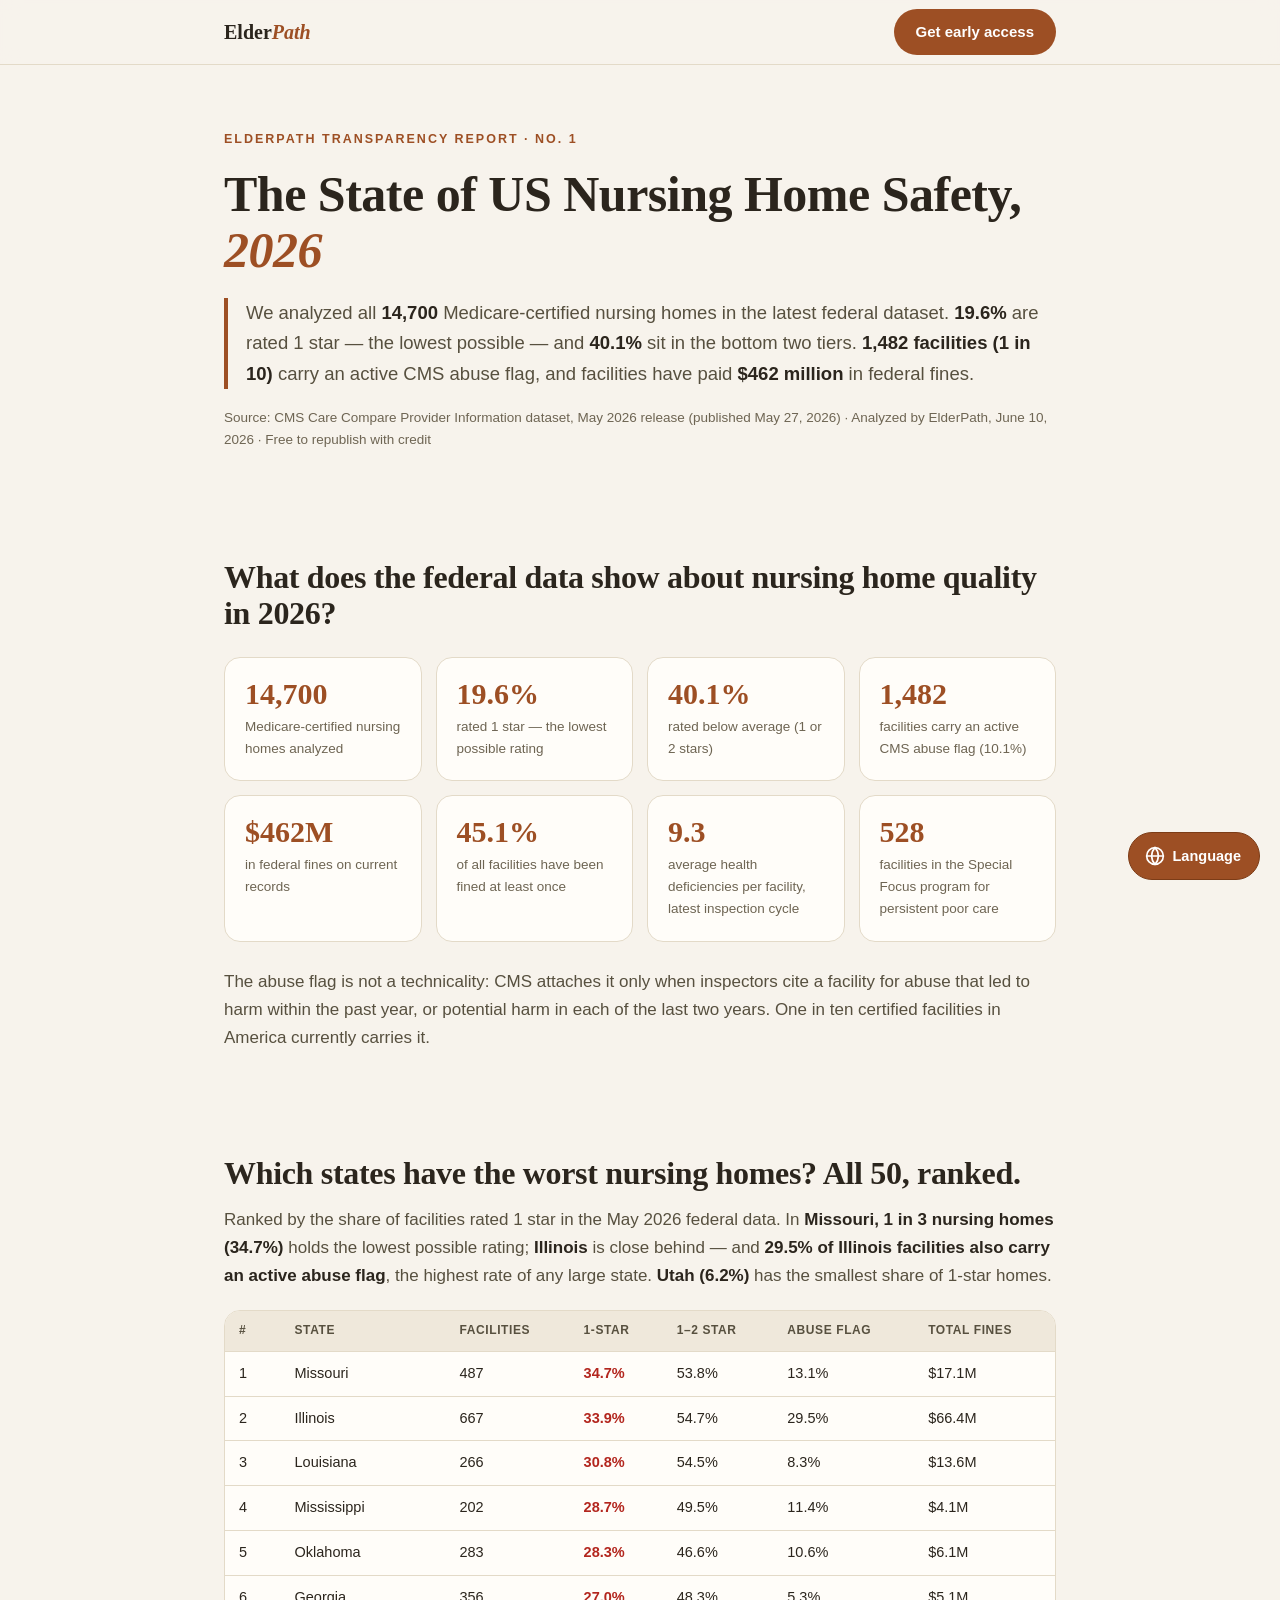
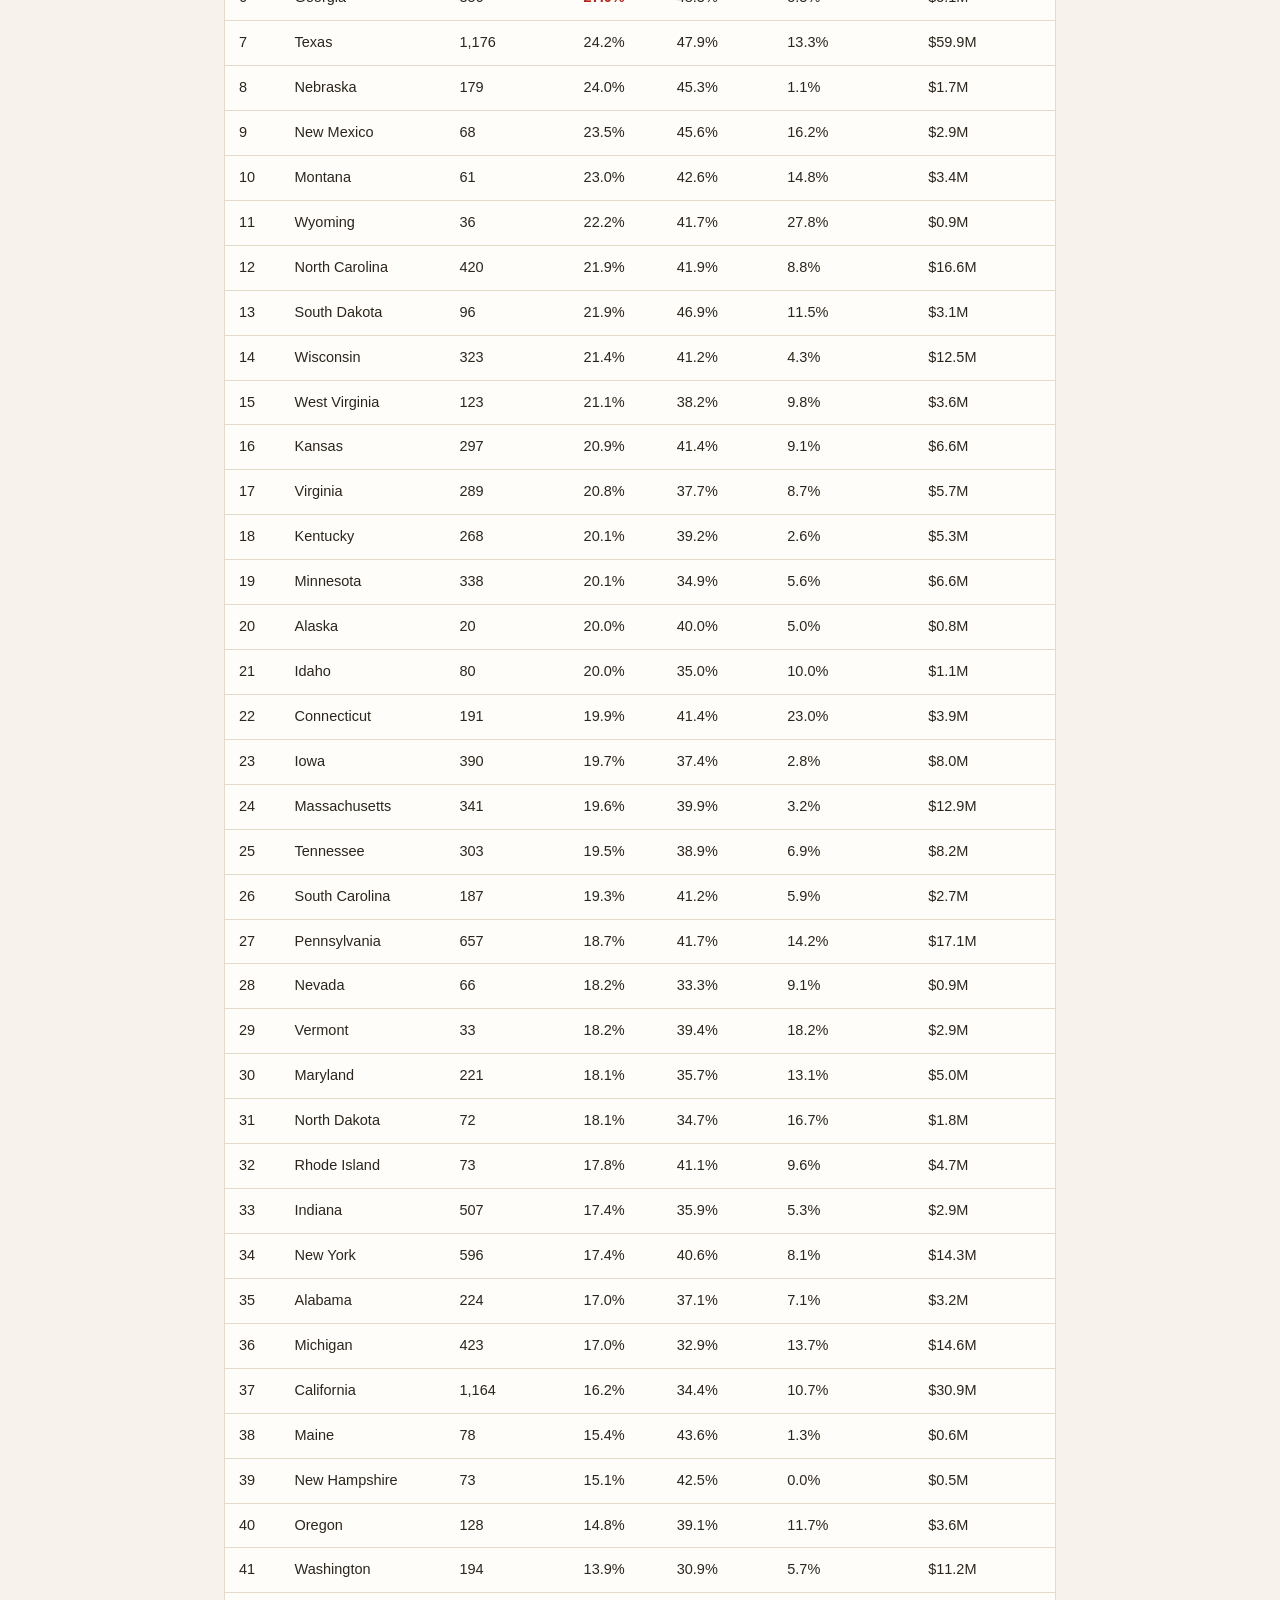
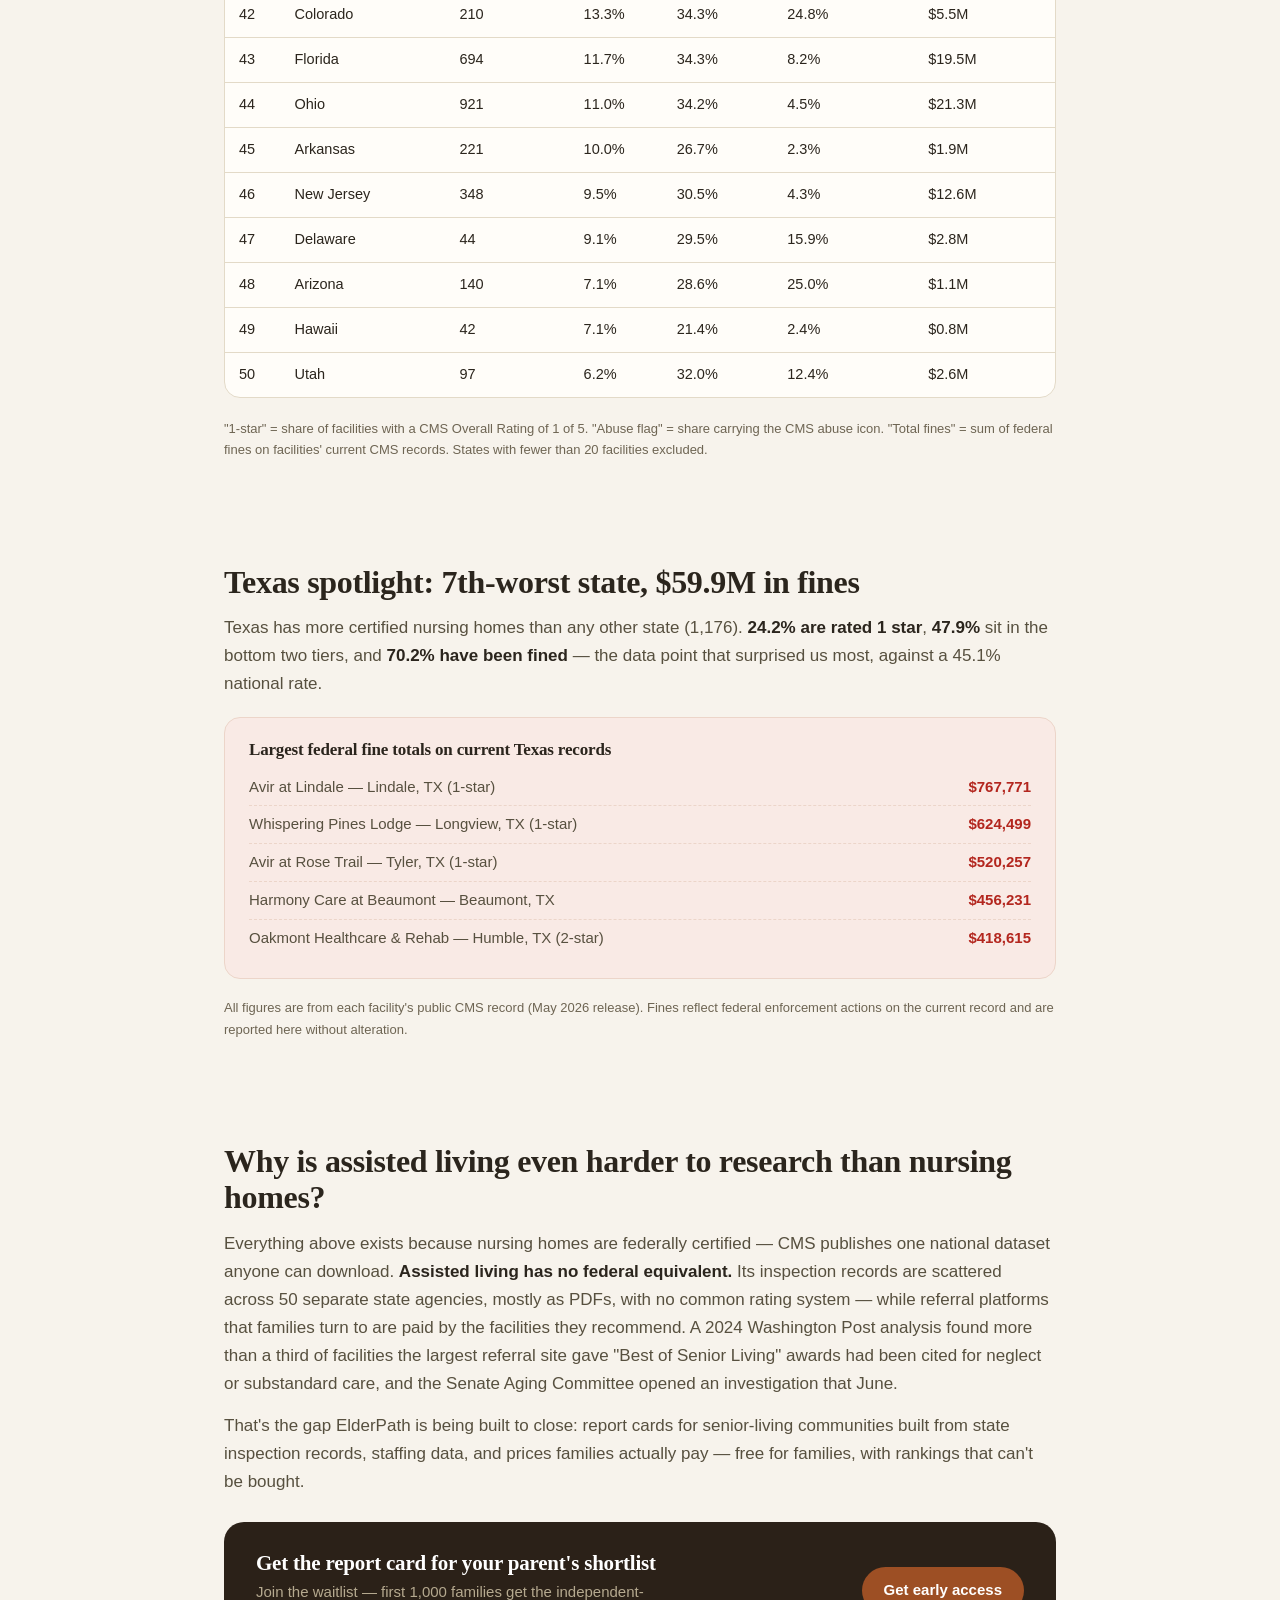
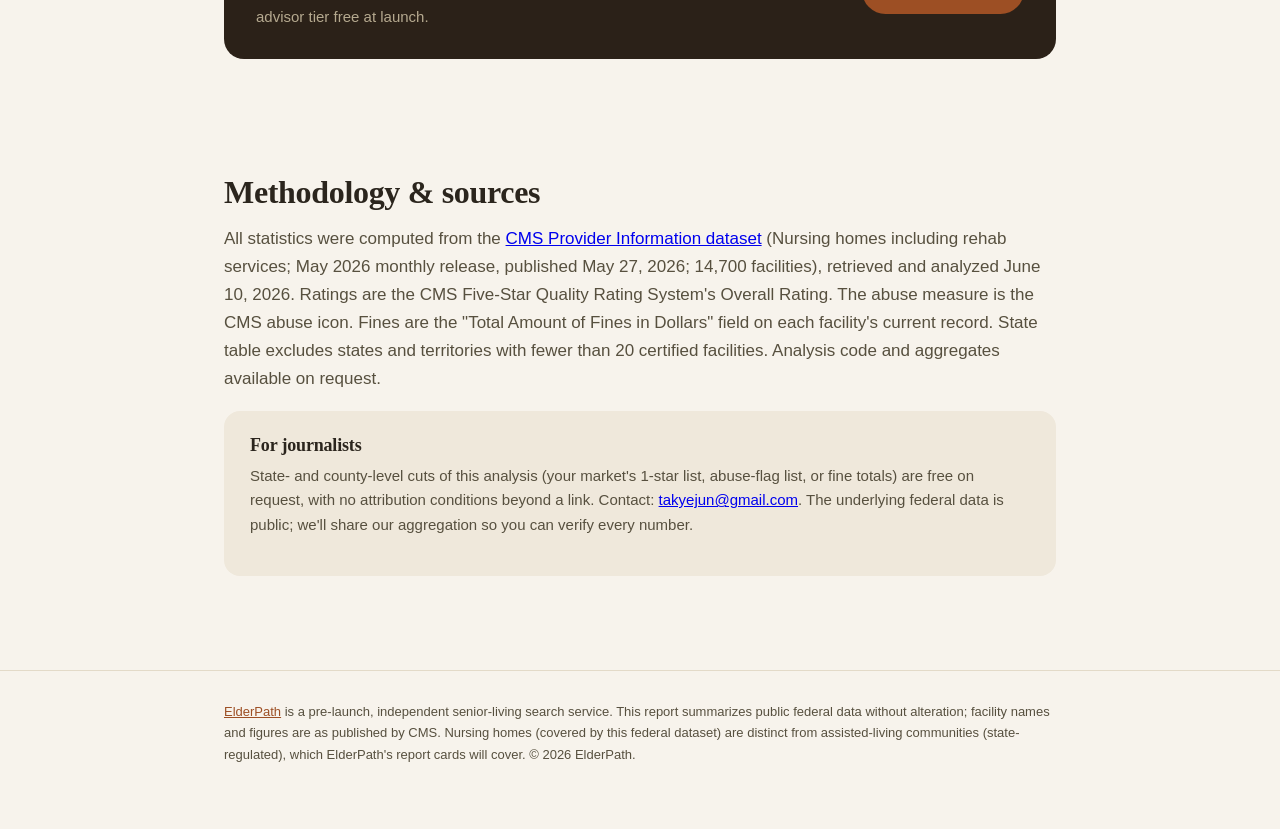
<file: report/index.html>
<!DOCTYPE html>
<html lang="en">
<head>
<meta charset="UTF-8">
<meta name="viewport" content="width=device-width, initial-scale=1.0">
<title>The State of US Nursing Home Safety, 2026 — ElderPath Transparency Report</title>
<meta name="description" content="ElderPath analyzed all 14,700 Medicare-certified US nursing homes (CMS data, May 2026): 19.6% are rated 1 star, 1,482 carry an active abuse flag, and facilities have paid $462M in federal fines. Every state ranked.">
<link rel="canonical" href="https://yejuntak.github.io/elderpath/report/">
<meta property="og:type" content="article">
<meta property="og:title" content="2 in 5 US nursing homes rate below average — every state ranked">
<meta property="og:description" content="We analyzed all 14,700 Medicare-certified nursing homes. 1,482 carry an active abuse flag. Missouri ranks worst; 1 in 3 of its facilities is rated 1 star.">
<meta property="og:url" content="https://yejuntak.github.io/elderpath/report/">
<meta property="og:image" content="https://yejuntak.github.io/elderpath/img/family.jpg">
<meta name="twitter:card" content="summary_large_image">
<link rel="icon" href="data:image/svg+xml,%3Csvg xmlns='http://www.w3.org/2000/svg' viewBox='0 0 64 64'%3E%3Crect width='64' height='64' rx='14' fill='%239d4f24'/%3E%3Ctext x='32' y='44' font-family='Georgia,serif' font-size='36' font-weight='bold' fill='%23fff' text-anchor='middle'%3EE%3C/text%3E%3C/svg%3E">
<script type="application/ld+json">
{
  "@context": "https://schema.org",
  "@graph": [
    {
      "@type": "Article",
      "headline": "The State of US Nursing Home Safety, 2026",
      "datePublished": "2026-06-10",
      "dateModified": "2026-06-10",
      "author": { "@type": "Organization", "name": "ElderPath" },
      "publisher": { "@type": "Organization", "name": "ElderPath", "url": "https://yejuntak.github.io/elderpath/" },
      "description": "Analysis of all 14,700 Medicare-certified US nursing homes using the CMS Provider Information dataset (May 2026 release): star ratings, abuse flags, federal fines, and a ranking of all 50 states."
    },
    {
      "@type": "Dataset",
      "name": "ElderPath analysis of CMS Nursing Home Provider Information, May 2026",
      "description": "Per-state aggregation of CMS Care Compare provider data: share of 1-star facilities, share rated below average, share carrying the CMS abuse icon, and total federal fines.",
      "isBasedOn": "https://data.cms.gov/provider-data/dataset/4pq5-n9py",
      "temporalCoverage": "2026-05",
      "creator": { "@type": "Organization", "name": "ElderPath" },
      "license": "https://creativecommons.org/licenses/by/4.0/"
    }
  ]
}
</script>
<style>
  :root {
    --ink: #2b251d; --body: #57503f; --muted: #6e6553;
    --cream: #f7f3ec; --cream-2: #efe8db; --card: #fffdf9;
    --sienna: #9d4f24; --sienna-dark: #7c3c17;
    --green: #2f6b52; --red: #b3261e; --red-bg: #f9eae5;
    --line: #e3dac8; --brown: #2b2118; --on-brown: #ece3d3; --on-brown-muted: #b5a98f;
  }
  * { margin: 0; padding: 0; box-sizing: border-box; }
  body { font-family: 'Inter', -apple-system, BlinkMacSystemFont, sans-serif; background: var(--cream); color: var(--ink); font-size: 17px; line-height: 1.65; -webkit-font-smoothing: antialiased; }
  h1, h2, h3 { font-family: Georgia, 'Times New Roman', serif; font-weight: 600; line-height: 1.12; letter-spacing: -.01em; }
  .it { font-style: italic; color: var(--sienna); }
  .wrap { max-width: 880px; margin: 0 auto; padding: 0 clamp(18px, 3.5vw, 24px); }
  a:focus-visible, button:focus-visible { outline: 3px solid var(--sienna); outline-offset: 2px; }
  nav { position: sticky; top: 0; z-index: 50; background: rgba(247,243,236,.93); backdrop-filter: blur(10px); border-bottom: 1px solid var(--line); }
  .nav-inner { display: flex; align-items: center; justify-content: space-between; height: 64px; }
  .logo { font-family: Georgia, serif; font-weight: 700; font-size: 20px; color: var(--ink); text-decoration: none; }
  .logo em { font-style: italic; color: var(--sienna); }
  .btn { display: inline-block; background: var(--sienna); color: #fff; font-size: 15px; font-weight: 600; padding: 11px 22px; border-radius: 999px; text-decoration: none; }
  .btn:hover { background: var(--sienna-dark); }
  header.rhead { padding: 64px 0 40px; }
  .kicker { display: block; font-size: 12.5px; font-weight: 700; letter-spacing: .16em; text-transform: uppercase; color: var(--sienna); margin-bottom: 16px; }
  h1 { font-size: clamp(32px, 5vw, 50px); margin-bottom: 20px; }
  .answer { font-size: 18.5px; color: var(--body); border-left: 4px solid var(--sienna); padding-left: 18px; }
  .meta-line { margin-top: 18px; font-size: 13.5px; color: var(--muted); }
  section { padding: 36px 0; }
  h2 { font-size: clamp(24px, 3.4vw, 32px); margin: 18px 0 14px; }
  p { margin-bottom: 14px; color: var(--body); }
  p strong { color: var(--ink); }
  .stat-grid { display: grid; grid-template-columns: repeat(auto-fit, minmax(190px, 1fr)); gap: 14px; margin: 26px 0; }
  .stat { background: var(--card); border: 1px solid var(--line); border-radius: 16px; padding: 20px; }
  .stat .n { font-family: Georgia, serif; font-size: 30px; font-weight: 700; color: var(--sienna); line-height: 1.05; }
  .stat .l { font-size: 13.5px; color: var(--muted); margin-top: 6px; }
  .table-card { background: var(--card); border: 1px solid var(--line); border-radius: 16px; overflow: auto; margin: 20px 0; }
  table { width: 100%; border-collapse: collapse; font-size: 14.5px; min-width: 620px; }
  th, td { padding: 10px 14px; text-align: left; border-bottom: 1px solid var(--line); white-space: nowrap; }
  thead th { background: var(--cream-2); font-size: 12px; letter-spacing: .05em; text-transform: uppercase; color: var(--body); position: sticky; top: 0; }
  tbody tr:last-child td { border-bottom: none; }
  td.bad { color: var(--red); font-weight: 700; }
  .note { font-size: 13px; color: var(--muted); margin-top: 8px; }
  .tx-list { background: var(--red-bg); border: 1px solid #ecd5c9; border-radius: 16px; padding: 22px 24px; margin: 18px 0; }
  .tx-list h3 { font-size: 17px; margin-bottom: 10px; }
  .tx-list div { display: flex; justify-content: space-between; gap: 12px; padding: 6px 0; font-size: 15px; color: var(--body); border-bottom: 1px dashed #ecd5c9; }
  .tx-list div:last-of-type { border-bottom: none; }
  .tx-list .amt { font-weight: 700; color: var(--red); white-space: nowrap; }
  .cta-band { background: var(--brown); color: #fff; border-radius: 20px; padding: 30px 32px; margin: 26px 0; display: flex; align-items: center; justify-content: space-between; gap: 18px; flex-wrap: wrap; }
  .cta-band h3 { font-size: 21px; color: #fff; margin-bottom: 4px; }
  .cta-band p { color: var(--on-brown-muted); font-size: 15px; margin: 0; max-width: 50ch; }
  .press { background: var(--cream-2); border-radius: 16px; padding: 24px 26px; margin: 18px 0; }
  .press h3 { font-size: 18px; margin-bottom: 8px; }
  .press p { font-size: 15px; }
  footer { border-top: 1px solid var(--line); margin-top: 40px; padding: 30px 0 50px; font-size: 13px; color: var(--muted); }
  footer a { color: var(--sienna); }
  @media (prefers-reduced-motion: reduce) { html { scroll-behavior: auto; } }
</style>
</head>
<body>

<nav aria-label="Main">
  <div class="wrap nav-inner">
    <a class="logo" href="../">Elder<em>Path</em></a>
    <a class="btn" href="../#join">Get early access</a>
  </div>
</nav>

<main id="main">
<div class="wrap">

<header class="rhead">
  <span class="kicker">ElderPath Transparency Report · No. 1</span>
  <h1>The State of US Nursing Home Safety, <span class="it">2026</span></h1>
  <p class="answer">We analyzed all <strong>14,700</strong> Medicare-certified nursing homes in the latest federal dataset. <strong>19.6%</strong> are rated 1 star — the lowest possible — and <strong>40.1%</strong> sit in the bottom two tiers. <strong>1,482 facilities (1 in 10)</strong> carry an active CMS abuse flag, and facilities have paid <strong>$462 million</strong> in federal fines.</p>
  <p class="meta-line">Source: CMS Care Compare Provider Information dataset, May 2026 release (published May 27, 2026) · Analyzed by ElderPath, June 10, 2026 · Free to republish with credit</p>
</header>

<section>
  <h2>What does the federal data show about nursing home quality in 2026?</h2>
  <div class="stat-grid">
    <div class="stat"><div class="n">14,700</div><div class="l">Medicare-certified nursing homes analyzed</div></div>
    <div class="stat"><div class="n">19.6%</div><div class="l">rated 1 star — the lowest possible rating</div></div>
    <div class="stat"><div class="n">40.1%</div><div class="l">rated below average (1 or 2 stars)</div></div>
    <div class="stat"><div class="n">1,482</div><div class="l">facilities carry an active CMS abuse flag (10.1%)</div></div>
    <div class="stat"><div class="n">$462M</div><div class="l">in federal fines on current records</div></div>
    <div class="stat"><div class="n">45.1%</div><div class="l">of all facilities have been fined at least once</div></div>
    <div class="stat"><div class="n">9.3</div><div class="l">average health deficiencies per facility, latest inspection cycle</div></div>
    <div class="stat"><div class="n">528</div><div class="l">facilities in the Special Focus program for persistent poor care</div></div>
  </div>
  <p>The abuse flag is not a technicality: CMS attaches it only when inspectors cite a facility for abuse that led to harm within the past year, or potential harm in each of the last two years. One in ten certified facilities in America currently carries it.</p>
</section>

<section id="states">
  <h2>Which states have the worst nursing homes? All 50, ranked.</h2>
  <p>Ranked by the share of facilities rated 1 star in the May 2026 federal data. In <strong>Missouri, 1 in 3 nursing homes (34.7%)</strong> holds the lowest possible rating; <strong>Illinois</strong> is close behind — and <strong>29.5% of Illinois facilities also carry an active abuse flag</strong>, the highest rate of any large state. <strong>Utah (6.2%)</strong> has the smallest share of 1-star homes.</p>
  <div class="table-card">
    <table>
      <thead>
        <tr><th>#</th><th>State</th><th>Facilities</th><th>1-star</th><th>1–2 star</th><th>Abuse flag</th><th>Total fines</th></tr>
      </thead>
      <tbody>
          <tr><td>1</td><td>Missouri</td><td>487</td><td class="bad">34.7%</td><td>53.8%</td><td>13.1%</td><td>$17.1M</td></tr>
          <tr><td>2</td><td>Illinois</td><td>667</td><td class="bad">33.9%</td><td>54.7%</td><td>29.5%</td><td>$66.4M</td></tr>
          <tr><td>3</td><td>Louisiana</td><td>266</td><td class="bad">30.8%</td><td>54.5%</td><td>8.3%</td><td>$13.6M</td></tr>
          <tr><td>4</td><td>Mississippi</td><td>202</td><td class="bad">28.7%</td><td>49.5%</td><td>11.4%</td><td>$4.1M</td></tr>
          <tr><td>5</td><td>Oklahoma</td><td>283</td><td class="bad">28.3%</td><td>46.6%</td><td>10.6%</td><td>$6.1M</td></tr>
          <tr><td>6</td><td>Georgia</td><td>356</td><td class="bad">27.0%</td><td>48.3%</td><td>5.3%</td><td>$5.1M</td></tr>
          <tr><td>7</td><td>Texas</td><td>1,176</td><td>24.2%</td><td>47.9%</td><td>13.3%</td><td>$59.9M</td></tr>
          <tr><td>8</td><td>Nebraska</td><td>179</td><td>24.0%</td><td>45.3%</td><td>1.1%</td><td>$1.7M</td></tr>
          <tr><td>9</td><td>New Mexico</td><td>68</td><td>23.5%</td><td>45.6%</td><td>16.2%</td><td>$2.9M</td></tr>
          <tr><td>10</td><td>Montana</td><td>61</td><td>23.0%</td><td>42.6%</td><td>14.8%</td><td>$3.4M</td></tr>
          <tr><td>11</td><td>Wyoming</td><td>36</td><td>22.2%</td><td>41.7%</td><td>27.8%</td><td>$0.9M</td></tr>
          <tr><td>12</td><td>North Carolina</td><td>420</td><td>21.9%</td><td>41.9%</td><td>8.8%</td><td>$16.6M</td></tr>
          <tr><td>13</td><td>South Dakota</td><td>96</td><td>21.9%</td><td>46.9%</td><td>11.5%</td><td>$3.1M</td></tr>
          <tr><td>14</td><td>Wisconsin</td><td>323</td><td>21.4%</td><td>41.2%</td><td>4.3%</td><td>$12.5M</td></tr>
          <tr><td>15</td><td>West Virginia</td><td>123</td><td>21.1%</td><td>38.2%</td><td>9.8%</td><td>$3.6M</td></tr>
          <tr><td>16</td><td>Kansas</td><td>297</td><td>20.9%</td><td>41.4%</td><td>9.1%</td><td>$6.6M</td></tr>
          <tr><td>17</td><td>Virginia</td><td>289</td><td>20.8%</td><td>37.7%</td><td>8.7%</td><td>$5.7M</td></tr>
          <tr><td>18</td><td>Kentucky</td><td>268</td><td>20.1%</td><td>39.2%</td><td>2.6%</td><td>$5.3M</td></tr>
          <tr><td>19</td><td>Minnesota</td><td>338</td><td>20.1%</td><td>34.9%</td><td>5.6%</td><td>$6.6M</td></tr>
          <tr><td>20</td><td>Alaska</td><td>20</td><td>20.0%</td><td>40.0%</td><td>5.0%</td><td>$0.8M</td></tr>
          <tr><td>21</td><td>Idaho</td><td>80</td><td>20.0%</td><td>35.0%</td><td>10.0%</td><td>$1.1M</td></tr>
          <tr><td>22</td><td>Connecticut</td><td>191</td><td>19.9%</td><td>41.4%</td><td>23.0%</td><td>$3.9M</td></tr>
          <tr><td>23</td><td>Iowa</td><td>390</td><td>19.7%</td><td>37.4%</td><td>2.8%</td><td>$8.0M</td></tr>
          <tr><td>24</td><td>Massachusetts</td><td>341</td><td>19.6%</td><td>39.9%</td><td>3.2%</td><td>$12.9M</td></tr>
          <tr><td>25</td><td>Tennessee</td><td>303</td><td>19.5%</td><td>38.9%</td><td>6.9%</td><td>$8.2M</td></tr>
          <tr><td>26</td><td>South Carolina</td><td>187</td><td>19.3%</td><td>41.2%</td><td>5.9%</td><td>$2.7M</td></tr>
          <tr><td>27</td><td>Pennsylvania</td><td>657</td><td>18.7%</td><td>41.7%</td><td>14.2%</td><td>$17.1M</td></tr>
          <tr><td>28</td><td>Nevada</td><td>66</td><td>18.2%</td><td>33.3%</td><td>9.1%</td><td>$0.9M</td></tr>
          <tr><td>29</td><td>Vermont</td><td>33</td><td>18.2%</td><td>39.4%</td><td>18.2%</td><td>$2.9M</td></tr>
          <tr><td>30</td><td>Maryland</td><td>221</td><td>18.1%</td><td>35.7%</td><td>13.1%</td><td>$5.0M</td></tr>
          <tr><td>31</td><td>North Dakota</td><td>72</td><td>18.1%</td><td>34.7%</td><td>16.7%</td><td>$1.8M</td></tr>
          <tr><td>32</td><td>Rhode Island</td><td>73</td><td>17.8%</td><td>41.1%</td><td>9.6%</td><td>$4.7M</td></tr>
          <tr><td>33</td><td>Indiana</td><td>507</td><td>17.4%</td><td>35.9%</td><td>5.3%</td><td>$2.9M</td></tr>
          <tr><td>34</td><td>New York</td><td>596</td><td>17.4%</td><td>40.6%</td><td>8.1%</td><td>$14.3M</td></tr>
          <tr><td>35</td><td>Alabama</td><td>224</td><td>17.0%</td><td>37.1%</td><td>7.1%</td><td>$3.2M</td></tr>
          <tr><td>36</td><td>Michigan</td><td>423</td><td>17.0%</td><td>32.9%</td><td>13.7%</td><td>$14.6M</td></tr>
          <tr><td>37</td><td>California</td><td>1,164</td><td>16.2%</td><td>34.4%</td><td>10.7%</td><td>$30.9M</td></tr>
          <tr><td>38</td><td>Maine</td><td>78</td><td>15.4%</td><td>43.6%</td><td>1.3%</td><td>$0.6M</td></tr>
          <tr><td>39</td><td>New Hampshire</td><td>73</td><td>15.1%</td><td>42.5%</td><td>0.0%</td><td>$0.5M</td></tr>
          <tr><td>40</td><td>Oregon</td><td>128</td><td>14.8%</td><td>39.1%</td><td>11.7%</td><td>$3.6M</td></tr>
          <tr><td>41</td><td>Washington</td><td>194</td><td>13.9%</td><td>30.9%</td><td>5.7%</td><td>$11.2M</td></tr>
          <tr><td>42</td><td>Colorado</td><td>210</td><td>13.3%</td><td>34.3%</td><td>24.8%</td><td>$5.5M</td></tr>
          <tr><td>43</td><td>Florida</td><td>694</td><td>11.7%</td><td>34.3%</td><td>8.2%</td><td>$19.5M</td></tr>
          <tr><td>44</td><td>Ohio</td><td>921</td><td>11.0%</td><td>34.2%</td><td>4.5%</td><td>$21.3M</td></tr>
          <tr><td>45</td><td>Arkansas</td><td>221</td><td>10.0%</td><td>26.7%</td><td>2.3%</td><td>$1.9M</td></tr>
          <tr><td>46</td><td>New Jersey</td><td>348</td><td>9.5%</td><td>30.5%</td><td>4.3%</td><td>$12.6M</td></tr>
          <tr><td>47</td><td>Delaware</td><td>44</td><td>9.1%</td><td>29.5%</td><td>15.9%</td><td>$2.8M</td></tr>
          <tr><td>48</td><td>Arizona</td><td>140</td><td>7.1%</td><td>28.6%</td><td>25.0%</td><td>$1.1M</td></tr>
          <tr><td>49</td><td>Hawaii</td><td>42</td><td>7.1%</td><td>21.4%</td><td>2.4%</td><td>$0.8M</td></tr>
          <tr><td>50</td><td>Utah</td><td>97</td><td>6.2%</td><td>32.0%</td><td>12.4%</td><td>$2.6M</td></tr>
      </tbody>
    </table>
  </div>
  <p class="note">"1-star" = share of facilities with a CMS Overall Rating of 1 of 5. "Abuse flag" = share carrying the CMS abuse icon. "Total fines" = sum of federal fines on facilities' current CMS records. States with fewer than 20 facilities excluded.</p>
</section>

<section id="texas">
  <h2>Texas spotlight: 7th-worst state, $59.9M in fines</h2>
  <p>Texas has more certified nursing homes than any other state (1,176). <strong>24.2% are rated 1 star</strong>, <strong>47.9%</strong> sit in the bottom two tiers, and <strong>70.2% have been fined</strong> — the data point that surprised us most, against a 45.1% national rate.</p>
  <div class="tx-list">
    <h3>Largest federal fine totals on current Texas records</h3>
    <div><span>Avir at Lindale — Lindale, TX (1-star)</span><span class="amt">$767,771</span></div>
    <div><span>Whispering Pines Lodge — Longview, TX (1-star)</span><span class="amt">$624,499</span></div>
    <div><span>Avir at Rose Trail — Tyler, TX (1-star)</span><span class="amt">$520,257</span></div>
    <div><span>Harmony Care at Beaumont — Beaumont, TX</span><span class="amt">$456,231</span></div>
    <div><span>Oakmont Healthcare &amp; Rehab — Humble, TX (2-star)</span><span class="amt">$418,615</span></div>
  </div>
  <p class="note">All figures are from each facility's public CMS record (May 2026 release). Fines reflect federal enforcement actions on the current record and are reported here without alteration.</p>
</section>

<section>
  <h2>Why is assisted living even harder to research than nursing homes?</h2>
  <p>Everything above exists because nursing homes are federally certified — CMS publishes one national dataset anyone can download. <strong>Assisted living has no federal equivalent.</strong> Its inspection records are scattered across 50 separate state agencies, mostly as PDFs, with no common rating system — while referral platforms that families turn to are paid by the facilities they recommend. A 2024 Washington Post analysis found more than a third of facilities the largest referral site gave "Best of Senior Living" awards had been cited for neglect or substandard care, and the Senate Aging Committee opened an investigation that June.</p>
  <p>That's the gap ElderPath is being built to close: report cards for senior-living communities built from state inspection records, staffing data, and prices families actually pay — free for families, with rankings that can't be bought.</p>
  <div class="cta-band">
    <div>
      <h3>Get the report card for your parent's shortlist</h3>
      <p>Join the waitlist — first 1,000 families get the independent-advisor tier free at launch.</p>
    </div>
    <a class="btn" href="../#join">Get early access</a>
  </div>
</section>

<section>
  <h2>Methodology &amp; sources</h2>
  <p>All statistics were computed from the <a href="https://data.cms.gov/provider-data/dataset/4pq5-n9py">CMS Provider Information dataset</a> (Nursing homes including rehab services; May 2026 monthly release, published May 27, 2026; 14,700 facilities), retrieved and analyzed June 10, 2026. Ratings are the CMS Five-Star Quality Rating System's Overall Rating. The abuse measure is the CMS abuse icon. Fines are the "Total Amount of Fines in Dollars" field on each facility's current record. State table excludes states and territories with fewer than 20 certified facilities. Analysis code and aggregates available on request.</p>
  <div class="press">
    <h3>For journalists</h3>
    <p>State- and county-level cuts of this analysis (your market's 1-star list, abuse-flag list, or fine totals) are free on request, with no attribution conditions beyond a link. Contact: <a href="mailto:takyejun@gmail.com">takyejun@gmail.com</a>. The underlying federal data is public; we'll share our aggregation so you can verify every number.</p>
  </div>
</section>

</div>
</main>

<footer>
  <div class="wrap">
    <p><a href="../">ElderPath</a> is a pre-launch, independent senior-living search service. This report summarizes public federal data without alteration; facility names and figures are as published by CMS. Nursing homes (covered by this federal dataset) are distinct from assisted-living communities (state-regulated), which ElderPath's report cards will cover. © 2026 ElderPath.</p>
  </div>
</footer>

<script src="../ui/i18n.js" defer></script>
</body>
</html>
</file>
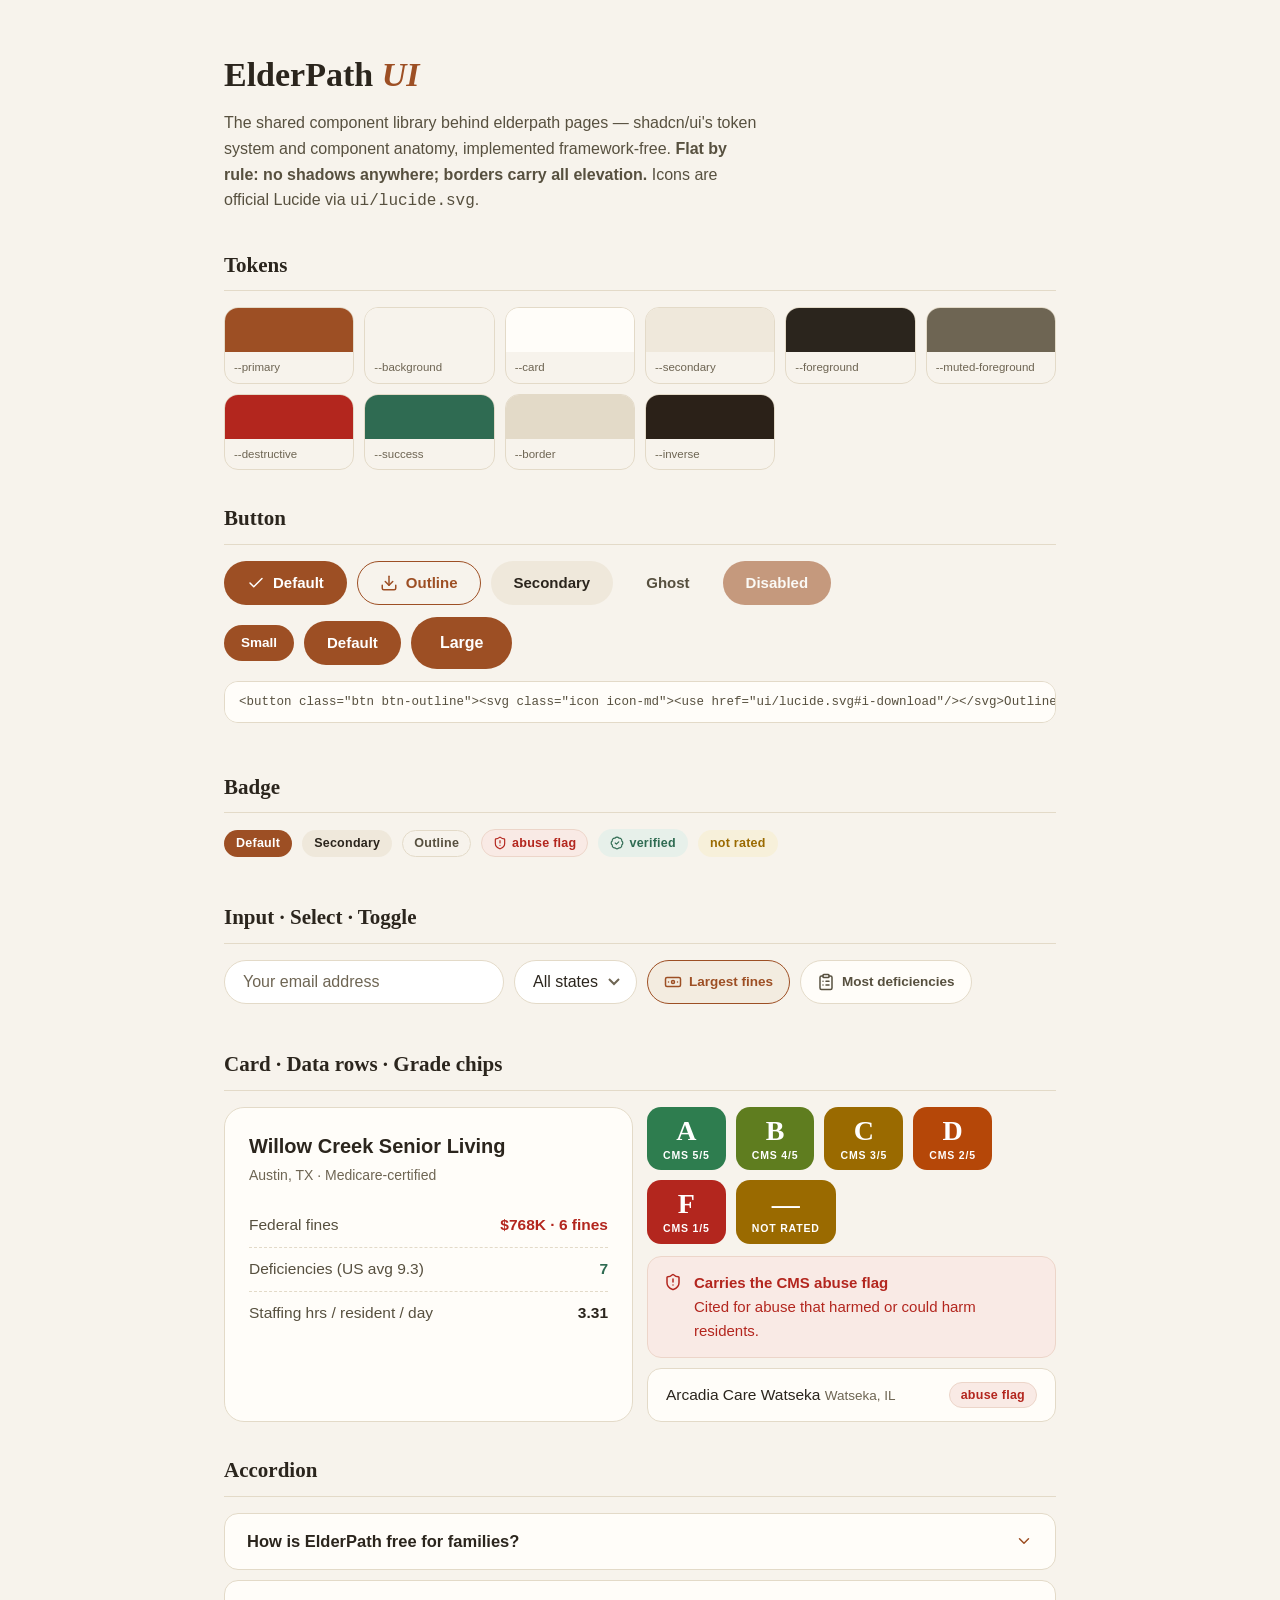
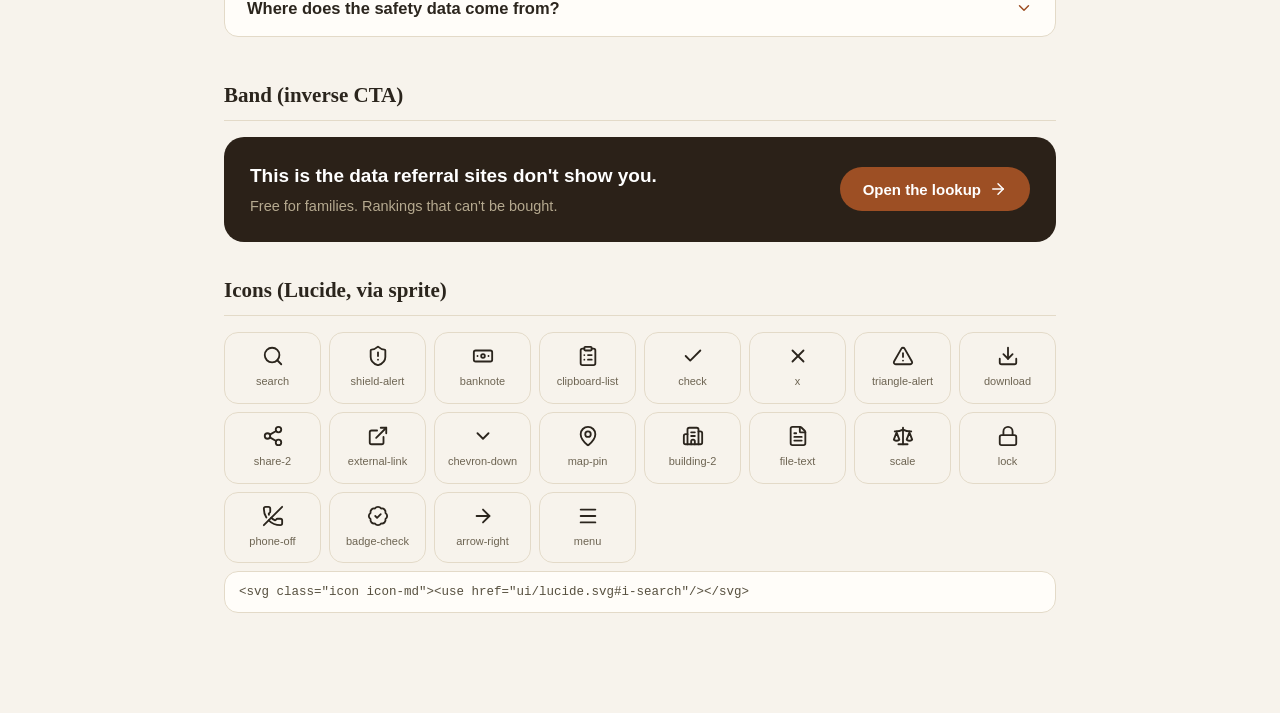
<file: ui/index.html>
<!DOCTYPE html>
<html lang="en">
<head>
<meta charset="UTF-8">
<meta name="viewport" content="width=device-width, initial-scale=1.0">
<title>ElderPath UI — component library</title>
<meta name="robots" content="noindex">
<link rel="icon" href="data:image/svg+xml,%3Csvg xmlns='http://www.w3.org/2000/svg' viewBox='0 0 64 64'%3E%3Crect width='64' height='64' rx='14' fill='%239d4f24'/%3E%3Ctext x='32' y='44' font-family='Georgia,serif' font-size='36' font-weight='bold' fill='%23fff' text-anchor='middle'%3EE%3C/text%3E%3C/svg%3E">
<link rel="stylesheet" href="elderpath-ui.css">
<style>
  * { margin: 0; padding: 0; box-sizing: border-box; }
  body { font-family: 'Inter', -apple-system, sans-serif; background: var(--background); color: var(--foreground); font-size: 16px; line-height: 1.6; -webkit-font-smoothing: antialiased; }
  h1, h2 { font-family: Georgia, serif; font-weight: 600; }
  .wrap { max-width: 880px; margin: 0 auto; padding: 0 24px 80px; }
  header { padding: 48px 0 8px; }
  h1 { font-size: 34px; }
  .lede { color: var(--body-foreground); margin-top: 8px; max-width: 60ch; }
  section { padding: 26px 0 6px; }
  h2 { font-size: 21px; border-bottom: 1.5px solid var(--border); padding-bottom: 8px; margin-bottom: 16px; }
  .row { display: flex; gap: 10px; flex-wrap: wrap; align-items: center; margin-bottom: 12px; }
  .swatches { display: grid; grid-template-columns: repeat(auto-fill, minmax(120px, 1fr)); gap: 10px; }
  .sw { border: 1.5px solid var(--border); border-radius: var(--radius); overflow: hidden; font-size: 11.5px; }
  .sw > div { height: 44px; }
  .sw span { display: block; padding: 6px 9px; color: var(--muted-foreground); }
  .icon-grid { display: grid; grid-template-columns: repeat(auto-fill, minmax(96px, 1fr)); gap: 8px; }
  .ig { display: flex; flex-direction: column; align-items: center; gap: 6px; padding: 12px 6px; border: 1.5px solid var(--border); border-radius: var(--radius); font-size: 11px; color: var(--muted-foreground); }
  .ig svg { width: 22px; height: 22px; color: var(--foreground); }
  code.use { display: block; background: var(--card); border: 1.5px solid var(--border); border-radius: var(--radius); padding: 10px 14px; font-size: 12.5px; color: var(--body-foreground); margin: 8px 0 16px; overflow-x: auto; white-space: pre; }
  .demo-grid { display: grid; grid-template-columns: 1fr 1fr; gap: 14px; }
  @media (max-width: 700px) { .demo-grid { grid-template-columns: 1fr; } }
</style>
</head>
<body class="ui">
<div class="wrap">

<header>
  <h1>ElderPath <em style="font-style:italic;color:var(--primary)">UI</em></h1>
  <p class="lede">The shared component library behind elderpath pages — shadcn/ui's token system and component anatomy, implemented framework-free. <strong>Flat by rule: no shadows anywhere; borders carry all elevation.</strong> Icons are official Lucide via <code>ui/lucide.svg</code>.</p>
</header>

<section>
  <h2>Tokens</h2>
  <div class="swatches">
    <div class="sw"><div style="background:var(--primary)"></div><span>--primary</span></div>
    <div class="sw"><div style="background:var(--background)"></div><span>--background</span></div>
    <div class="sw"><div style="background:var(--card)"></div><span>--card</span></div>
    <div class="sw"><div style="background:var(--secondary)"></div><span>--secondary</span></div>
    <div class="sw"><div style="background:var(--foreground)"></div><span>--foreground</span></div>
    <div class="sw"><div style="background:var(--muted-foreground)"></div><span>--muted-foreground</span></div>
    <div class="sw"><div style="background:var(--destructive)"></div><span>--destructive</span></div>
    <div class="sw"><div style="background:var(--success)"></div><span>--success</span></div>
    <div class="sw"><div style="background:var(--border)"></div><span>--border</span></div>
    <div class="sw"><div style="background:var(--inverse)"></div><span>--inverse</span></div>
  </div>
</section>

<section>
  <h2>Button</h2>
  <div class="row">
    <button class="btn"><svg class="icon icon-md"><use href="lucide.svg#i-check"/></svg>Default</button>
    <button class="btn btn-outline"><svg class="icon icon-md"><use href="lucide.svg#i-download"/></svg>Outline</button>
    <button class="btn btn-secondary">Secondary</button>
    <button class="btn btn-ghost">Ghost</button>
    <button class="btn" disabled>Disabled</button>
  </div>
  <div class="row">
    <button class="btn btn-sm">Small</button>
    <button class="btn">Default</button>
    <button class="btn btn-lg">Large</button>
  </div>
  <code class="use">&lt;button class="btn btn-outline"&gt;&lt;svg class="icon icon-md"&gt;&lt;use href="ui/lucide.svg#i-download"/&gt;&lt;/svg&gt;Outline&lt;/button&gt;</code>
</section>

<section>
  <h2>Badge</h2>
  <div class="row">
    <span class="badge badge-default">Default</span>
    <span class="badge badge-secondary">Secondary</span>
    <span class="badge badge-outline">Outline</span>
    <span class="badge badge-destructive"><svg class="icon icon-sm"><use href="lucide.svg#i-shield-alert"/></svg>abuse flag</span>
    <span class="badge badge-success"><svg class="icon icon-sm"><use href="lucide.svg#i-badge-check"/></svg>verified</span>
    <span class="badge badge-warning">not rated</span>
  </div>
</section>

<section>
  <h2>Input · Select · Toggle</h2>
  <div class="row">
    <input class="input" style="max-width:280px" placeholder="Your email address">
    <select class="select"><option>All states</option><option>TX</option><option>IL</option></select>
    <button class="toggle" aria-pressed="true"><svg class="icon icon-md"><use href="lucide.svg#i-banknote"/></svg>Largest fines</button>
    <button class="toggle" aria-pressed="false"><svg class="icon icon-md"><use href="lucide.svg#i-clipboard-list"/></svg>Most deficiencies</button>
  </div>
</section>

<section>
  <h2>Card · Data rows · Grade chips</h2>
  <div class="demo-grid">
    <div class="card">
      <div class="card-header">
        <div class="card-title">Willow Creek Senior Living</div>
        <div class="card-description">Austin, TX · Medicare-certified</div>
      </div>
      <div class="card-content">
        <div class="data-row"><span class="label">Federal fines</span><span class="value value-destructive">$768K · 6 fines</span></div>
        <div class="data-row"><span class="label">Deficiencies (US avg 9.3)</span><span class="value value-success">7</span></div>
        <div class="data-row"><span class="label">Staffing hrs / resident / day</span><span class="value">3.31</span></div>
      </div>
    </div>
    <div>
      <div class="row">
        <span class="grade-chip" data-grade="A"><span class="g">A</span><span class="gl">CMS 5/5</span></span>
        <span class="grade-chip" data-grade="B"><span class="g">B</span><span class="gl">CMS 4/5</span></span>
        <span class="grade-chip" data-grade="C"><span class="g">C</span><span class="gl">CMS 3/5</span></span>
        <span class="grade-chip" data-grade="D"><span class="g">D</span><span class="gl">CMS 2/5</span></span>
        <span class="grade-chip" data-grade="F"><span class="g">F</span><span class="gl">CMS 1/5</span></span>
        <span class="grade-chip" data-grade="NR"><span class="g">—</span><span class="gl">Not rated</span></span>
      </div>
      <div class="alert alert-destructive" style="margin-top:10px">
        <svg class="icon icon-md"><use href="lucide.svg#i-shield-alert"/></svg>
        <div><span class="alert-title">Carries the CMS abuse flag</span>Cited for abuse that harmed or could harm residents.</div>
      </div>
      <button class="list-item" style="margin-top:10px"><span>Arcadia Care Watseka <span class="meta">Watseka, IL</span></span><span class="badge badge-destructive">abuse flag</span></button>
    </div>
  </div>
</section>

<section>
  <h2>Accordion</h2>
  <div class="accordion-item" data-open="false">
    <button class="accordion-trigger" aria-expanded="false">How is ElderPath free for families?<svg class="icon icon-md"><use href="lucide.svg#i-chevron-down"/></svg></button>
    <div class="accordion-content"><div>Communities pay a flat placement fee when a family moves in — never a percentage of rent, and payment never affects grades or rankings.</div></div>
  </div>
  <div class="accordion-item" data-open="false">
    <button class="accordion-trigger" aria-expanded="false">Where does the safety data come from?<svg class="icon icon-md"><use href="lucide.svg#i-chevron-down"/></svg></button>
    <div class="accordion-content"><div>Public state licensing and inspection databases, state citation records, and CMS data — sources cited on every report card.</div></div>
  </div>
</section>

<section>
  <h2>Band (inverse CTA)</h2>
  <div class="band">
    <div><h3>This is the data referral sites don't show you.</h3><p>Free for families. Rankings that can't be bought.</p></div>
    <a class="btn" href="../check/">Open the lookup<svg class="icon icon-md"><use href="lucide.svg#i-arrow-right"/></svg></a>
  </div>
</section>

<section>
  <h2>Icons (Lucide, via sprite)</h2>
  <div class="icon-grid" id="icons"></div>
  <code class="use">&lt;svg class="icon icon-md"&gt;&lt;use href="ui/lucide.svg#i-search"/&gt;&lt;/svg&gt;</code>
</section>

</div>
<script>
  // accordion demo
  document.querySelectorAll('.accordion-trigger').forEach(function (t) {
    t.addEventListener('click', function () {
      var item = t.parentElement, open = item.dataset.open === 'true';
      var content = item.querySelector('.accordion-content');
      item.dataset.open = String(!open);
      t.setAttribute('aria-expanded', String(!open));
      content.style.maxHeight = open ? null : content.scrollHeight + 'px';
    });
  });
  // icon grid from the sprite
  fetch('lucide.svg').then(function (r) { return r.text(); }).then(function (s) {
    var ids = Array.from(s.matchAll(/id="(i-[a-z0-9-]+)"/g)).map(function (m) { return m[1]; });
    document.getElementById('icons').innerHTML = ids.map(function (id) {
      return '<div class="ig"><svg><use href="lucide.svg#' + id + '"/></svg>' + id.slice(2) + '</div>';
    }).join('');
  });
</script>
</body>
</html>
</file>
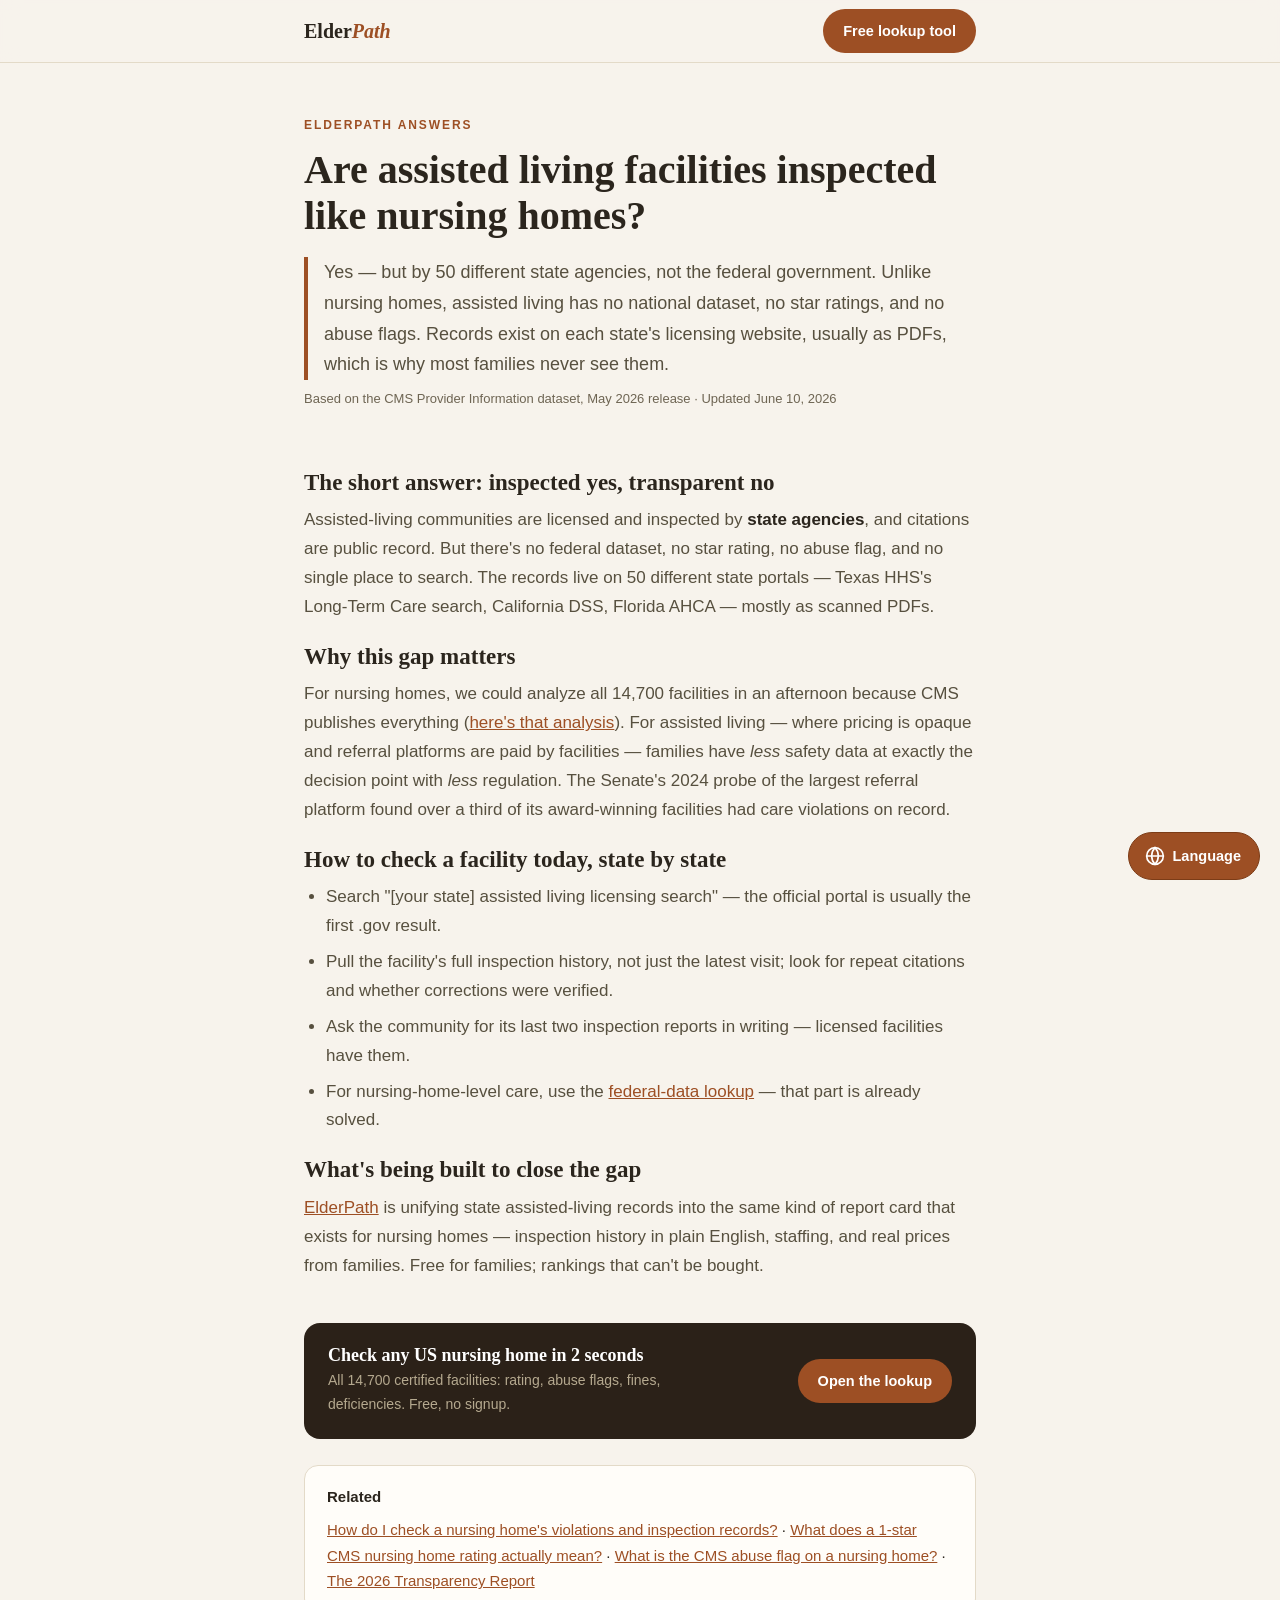
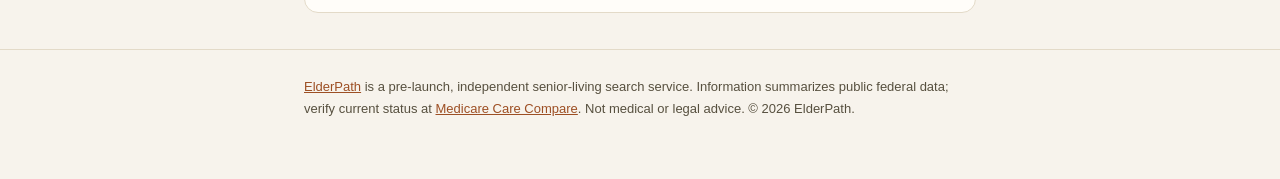
<file: answers/assisted-living-inspection-records/index.html>
<!DOCTYPE html>
<html lang="en">
<head>
<meta charset="UTF-8">
<meta name="viewport" content="width=device-width, initial-scale=1.0">
<title>Are assisted living facilities inspected? How to find the records | ElderPath</title>
<meta name="description" content="Assisted living is state-regulated: no federal dataset, no star ratings. Where the inspection records actually live, state by state, and what's being built to fix it.">
<link rel="canonical" href="https://yejuntak.github.io/elderpath/answers/assisted-living-inspection-records/">
<meta property="og:type" content="article">
<meta property="og:title" content="Are assisted living facilities inspected? How to find the records">
<meta property="og:description" content="Assisted living is state-regulated: no federal dataset, no star ratings. Where the inspection records actually live, state by state, and what's being built to fix it.">
<meta property="og:url" content="https://yejuntak.github.io/elderpath/answers/assisted-living-inspection-records/">
<link rel="icon" href="data:image/svg+xml,%3Csvg xmlns='http://www.w3.org/2000/svg' viewBox='0 0 64 64'%3E%3Crect width='64' height='64' rx='14' fill='%239d4f24'/%3E%3Ctext x='32' y='44' font-family='Georgia,serif' font-size='36' font-weight='bold' fill='%23fff' text-anchor='middle'%3EE%3C/text%3E%3C/svg%3E">
<script type="application/ld+json">{"@context": "https://schema.org", "@type": "FAQPage", "mainEntity": [{"@type": "Question", "name": "Are assisted living facilities inspected like nursing homes?", "acceptedAnswer": {"@type": "Answer", "text": "Yes \u2014 but by 50 different state agencies, not the federal government. Unlike nursing homes, assisted living has no national dataset, no star ratings, and no abuse flags. Records exist on each state's licensing website, usually as PDFs, which is why most families never see them."}}, {"@type": "Question", "name": "Who inspects assisted living facilities?", "acceptedAnswer": {"@type": "Answer", "text": "Each state's licensing agency (often Health and Human Services or Social Services) inspects on its own schedule and publishes results on its own portal \u2014 Texas HHS, California DSS, Florida AHCA, and so on. Standards and frequency vary widely by state."}}, {"@type": "Question", "name": "Why is there no federal rating for assisted living?", "acceptedAnswer": {"@type": "Answer", "text": "Assisted living isn't Medicare-certified, so CMS has no jurisdiction. The federal Five-Star system, abuse icons, and fine records that exist for nursing homes simply have no assisted-living equivalent."}}, {"@type": "Question", "name": "How do families check an assisted living facility today?", "acceptedAnswer": {"@type": "Answer", "text": "Find your state licensing agency's search portal and pull the facility's inspection and citation history before touring. It's tedious but public. ElderPath is building unified report cards so this takes seconds instead of hours."}}]}</script>
<style>
  :root { --ink:#2b251d; --body:#57503f; --muted:#6e6553; --cream:#f7f3ec; --card:#fffdf9; --sienna:#9d4f24; --line:#e3dac8; --brown:#2b2118; --obm:#b5a98f; }
  * { margin:0; padding:0; box-sizing:border-box; }
  body { font-family:'Inter',-apple-system,sans-serif; background:var(--cream); color:var(--ink); font-size:17px; line-height:1.7; -webkit-font-smoothing:antialiased; }
  h1,h2,h3 { font-family:Georgia,serif; font-weight:600; line-height:1.15; }
  .wrap { max-width:720px; margin:0 auto; padding:0 clamp(18px,4vw,24px); }
  nav { position:sticky; top:0; z-index:50; background:rgba(247,243,236,.93); backdrop-filter:blur(10px); border-bottom:1px solid var(--line); }
  .nav-inner { display:flex; align-items:center; justify-content:space-between; height:62px; }
  .logo { font-family:Georgia,serif; font-weight:700; font-size:20px; color:var(--ink); text-decoration:none; }
  .logo em { font-style:italic; color:var(--sienna); }
  .btn { display:inline-block; background:var(--sienna); color:#fff; font-size:14.5px; font-weight:600; padding:10px 20px; border-radius:999px; text-decoration:none; }
  header.h { padding:52px 0 8px; }
  .kicker { display:block; font-size:12px; font-weight:700; letter-spacing:.16em; text-transform:uppercase; color:var(--sienna); margin-bottom:12px; }
  h1 { font-size:clamp(28px,4.6vw,40px); margin-bottom:18px; }
  .answer { font-size:18px; color:var(--body); border-left:4px solid var(--sienna); padding-left:16px; margin-bottom:8px; }
  .meta { font-size:13px; color:var(--muted); margin-bottom:10px; }
  section { padding:20px 0 4px; }
  h2 { font-size:23px; margin:22px 0 10px; }
  p { color:var(--body); margin-bottom:13px; }
  p strong { color:var(--ink); }
  ul { margin:0 0 14px 22px; color:var(--body); }
  li { margin-bottom:7px; }
  a { color:var(--sienna); }
  .tool { background:var(--brown); color:#fff; border-radius:16px; padding:22px 24px; margin:26px 0; display:flex; justify-content:space-between; align-items:center; gap:14px; flex-wrap:wrap; }
  .tool h3 { color:#fff; font-size:18px; margin-bottom:3px; }
  .tool p { color:var(--obm); font-size:14px; margin:0; max-width:44ch; }
  .rel { background:var(--card); border:1px solid var(--line); border-radius:14px; padding:18px 22px; margin:24px 0; font-size:15px; }
  .rel strong { display:block; margin-bottom:8px; }
  footer { border-top:1px solid var(--line); margin-top:36px; padding:26px 0 46px; font-size:13px; color:var(--muted); }
</style>
</head>
<body>
<nav><div class="wrap nav-inner"><a class="logo" href="../../">Elder<em>Path</em></a><a class="btn" href="../../check/">Free lookup tool</a></div></nav>
<main><div class="wrap">
<header class="h">
<span class="kicker">ElderPath Answers</span>
<h1>Are assisted living facilities inspected like nursing homes?</h1>
<p class="answer">Yes — but by 50 different state agencies, not the federal government. Unlike nursing homes, assisted living has no national dataset, no star ratings, and no abuse flags. Records exist on each state's licensing website, usually as PDFs, which is why most families never see them.</p>
<p class="meta">Based on the CMS Provider Information dataset, May 2026 release · Updated June 10, 2026</p>
</header>
<section>
<h2>The short answer: inspected yes, transparent no</h2>
<p>Assisted-living communities are licensed and inspected by <strong>state agencies</strong>, and citations are public record. But there's no federal dataset, no star rating, no abuse flag, and no single place to search. The records live on 50 different state portals — Texas HHS's Long-Term Care search, California DSS, Florida AHCA — mostly as scanned PDFs.</p>
<h2>Why this gap matters</h2>
<p>For nursing homes, we could analyze all 14,700 facilities in an afternoon because CMS publishes everything (<a href="../../report/">here's that analysis</a>). For assisted living — where pricing is opaque and referral platforms are paid by facilities — families have <em>less</em> safety data at exactly the decision point with <em>less</em> regulation. The Senate's 2024 probe of the largest referral platform found over a third of its award-winning facilities had care violations on record.</p>
<h2>How to check a facility today, state by state</h2>
<ul>
<li>Search "[your state] assisted living licensing search" — the official portal is usually the first .gov result.</li>
<li>Pull the facility's full inspection history, not just the latest visit; look for repeat citations and whether corrections were verified.</li>
<li>Ask the community for its last two inspection reports in writing — licensed facilities have them.</li>
<li>For nursing-home-level care, use the <a href="../../check/">federal-data lookup</a> — that part is already solved.</li>
</ul>
<h2>What's being built to close the gap</h2>
<p><a href="../../">ElderPath</a> is unifying state assisted-living records into the same kind of report card that exists for nursing homes — inspection history in plain English, staffing, and real prices from families. Free for families; rankings that can't be bought.</p>
</section>
<div class="tool">
<div><h3>Check any US nursing home in 2 seconds</h3><p>All 14,700 certified facilities: rating, abuse flags, fines, deficiencies. Free, no signup.</p></div>
<a class="btn" href="../../check/">Open the lookup</a>
</div>
<div class="rel"><strong>Related</strong><a href="../check-nursing-home-violations/">How do I check a nursing home's violations and inspection records?</a> · <a href="../nursing-home-star-ratings-explained/">What does a 1-star CMS nursing home rating actually mean?</a> · <a href="../nursing-home-abuse-flag/">What is the CMS abuse flag on a nursing home?</a> · <a href="../../report/">The 2026 Transparency Report</a></div>
</div></main>
<footer><div class="wrap"><p><a href="../../">ElderPath</a> is a pre-launch, independent senior-living search service. Information summarizes public federal data; verify current status at <a href="https://www.medicare.gov/care-compare/">Medicare Care Compare</a>. Not medical or legal advice. © 2026 ElderPath.</p></div></footer>
<script src="../../ui/i18n.js" defer></script>
</body></html>
</file>
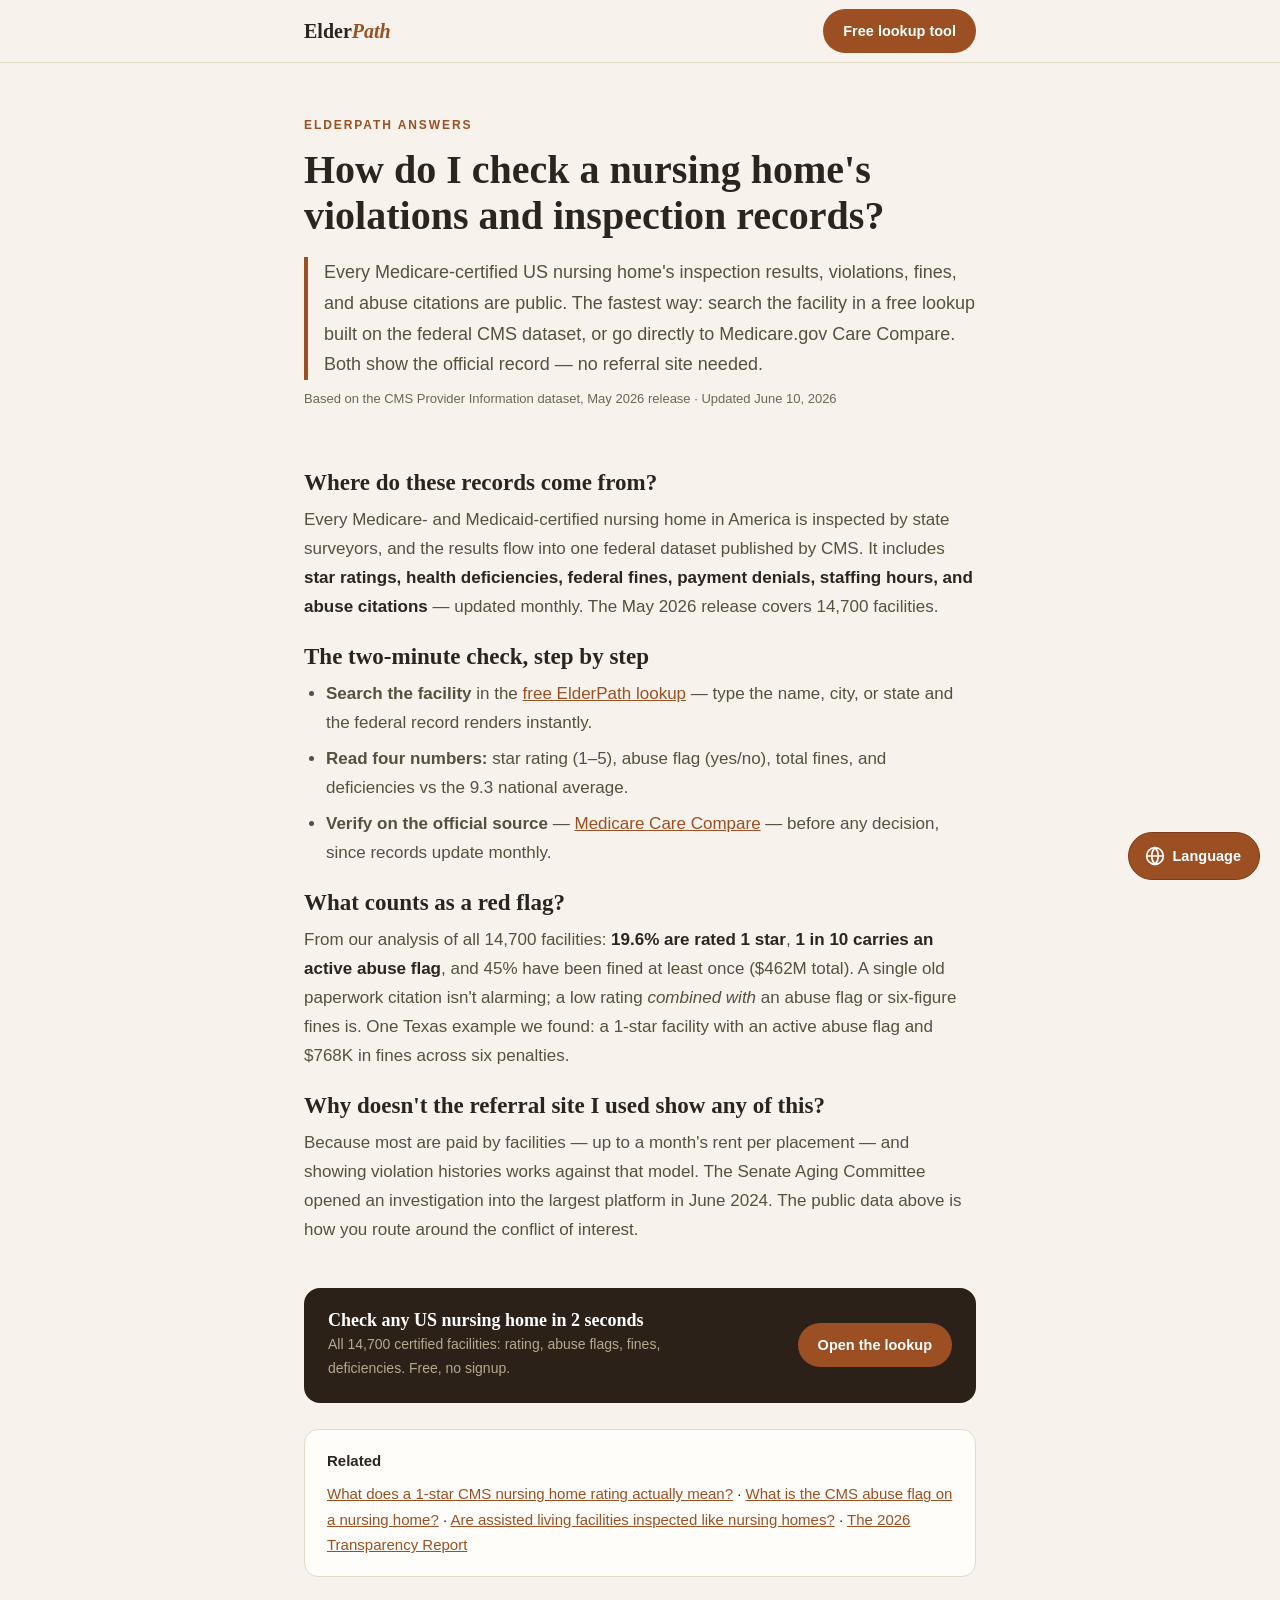
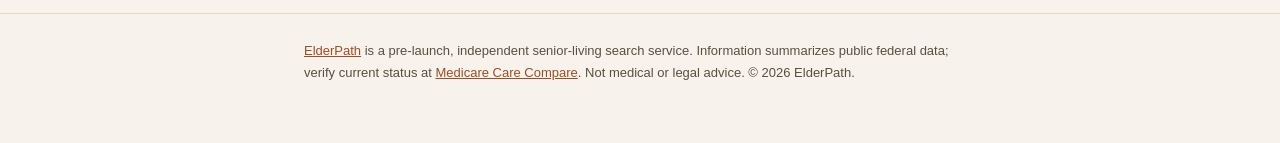
<file: answers/check-nursing-home-violations/index.html>
<!DOCTYPE html>
<html lang="en">
<head>
<meta charset="UTF-8">
<meta name="viewport" content="width=device-width, initial-scale=1.0">
<title>How to check a nursing home's violations and inspection records (free) | ElderPath</title>
<meta name="description" content="Every US nursing home's violations, fines, and abuse citations are public federal data. Here's how to check any facility's record free in two minutes.">
<link rel="canonical" href="https://yejuntak.github.io/elderpath/answers/check-nursing-home-violations/">
<meta property="og:type" content="article">
<meta property="og:title" content="How to check a nursing home's violations and inspection records (free)">
<meta property="og:description" content="Every US nursing home's violations, fines, and abuse citations are public federal data. Here's how to check any facility's record free in two minutes.">
<meta property="og:url" content="https://yejuntak.github.io/elderpath/answers/check-nursing-home-violations/">
<link rel="icon" href="data:image/svg+xml,%3Csvg xmlns='http://www.w3.org/2000/svg' viewBox='0 0 64 64'%3E%3Crect width='64' height='64' rx='14' fill='%239d4f24'/%3E%3Ctext x='32' y='44' font-family='Georgia,serif' font-size='36' font-weight='bold' fill='%23fff' text-anchor='middle'%3EE%3C/text%3E%3C/svg%3E">
<script type="application/ld+json">{"@context": "https://schema.org", "@type": "FAQPage", "mainEntity": [{"@type": "Question", "name": "How do I check a nursing home's violations and inspection records?", "acceptedAnswer": {"@type": "Answer", "text": "Every Medicare-certified US nursing home's inspection results, violations, fines, and abuse citations are public. The fastest way: search the facility in a free lookup built on the federal CMS dataset, or go directly to Medicare.gov Care Compare. Both show the official record \u2014 no referral site needed."}}, {"@type": "Question", "name": "Where do nursing home violation records come from?", "acceptedAnswer": {"@type": "Answer", "text": "State inspectors survey every Medicare-certified facility roughly annually and after complaints. Results feed the federal CMS dataset: deficiencies, fines, payment denials, star ratings, and abuse citations. The May 2026 release covers 14,700 facilities."}}, {"@type": "Question", "name": "What should I look for in the record?", "acceptedAnswer": {"@type": "Answer", "text": "Four things: the overall star rating (1 star = lowest, held by 19.6% of US facilities), an active abuse flag, total federal fines, and the deficiency count from the latest inspection cycle versus the national average of 9.3."}}, {"@type": "Question", "name": "Do referral websites show this data?", "acceptedAnswer": {"@type": "Answer", "text": "Generally no. Most senior-care referral platforms are paid by facilities per move-in and do not display inspection histories. A 2024 Washington Post analysis found over a third of facilities the largest platform gave awards had been cited for neglect or substandard care."}}]}</script>
<style>
  :root { --ink:#2b251d; --body:#57503f; --muted:#6e6553; --cream:#f7f3ec; --card:#fffdf9; --sienna:#9d4f24; --line:#e3dac8; --brown:#2b2118; --obm:#b5a98f; }
  * { margin:0; padding:0; box-sizing:border-box; }
  body { font-family:'Inter',-apple-system,sans-serif; background:var(--cream); color:var(--ink); font-size:17px; line-height:1.7; -webkit-font-smoothing:antialiased; }
  h1,h2,h3 { font-family:Georgia,serif; font-weight:600; line-height:1.15; }
  .wrap { max-width:720px; margin:0 auto; padding:0 clamp(18px,4vw,24px); }
  nav { position:sticky; top:0; z-index:50; background:rgba(247,243,236,.93); backdrop-filter:blur(10px); border-bottom:1px solid var(--line); }
  .nav-inner { display:flex; align-items:center; justify-content:space-between; height:62px; }
  .logo { font-family:Georgia,serif; font-weight:700; font-size:20px; color:var(--ink); text-decoration:none; }
  .logo em { font-style:italic; color:var(--sienna); }
  .btn { display:inline-block; background:var(--sienna); color:#fff; font-size:14.5px; font-weight:600; padding:10px 20px; border-radius:999px; text-decoration:none; }
  header.h { padding:52px 0 8px; }
  .kicker { display:block; font-size:12px; font-weight:700; letter-spacing:.16em; text-transform:uppercase; color:var(--sienna); margin-bottom:12px; }
  h1 { font-size:clamp(28px,4.6vw,40px); margin-bottom:18px; }
  .answer { font-size:18px; color:var(--body); border-left:4px solid var(--sienna); padding-left:16px; margin-bottom:8px; }
  .meta { font-size:13px; color:var(--muted); margin-bottom:10px; }
  section { padding:20px 0 4px; }
  h2 { font-size:23px; margin:22px 0 10px; }
  p { color:var(--body); margin-bottom:13px; }
  p strong { color:var(--ink); }
  ul { margin:0 0 14px 22px; color:var(--body); }
  li { margin-bottom:7px; }
  a { color:var(--sienna); }
  .tool { background:var(--brown); color:#fff; border-radius:16px; padding:22px 24px; margin:26px 0; display:flex; justify-content:space-between; align-items:center; gap:14px; flex-wrap:wrap; }
  .tool h3 { color:#fff; font-size:18px; margin-bottom:3px; }
  .tool p { color:var(--obm); font-size:14px; margin:0; max-width:44ch; }
  .rel { background:var(--card); border:1px solid var(--line); border-radius:14px; padding:18px 22px; margin:24px 0; font-size:15px; }
  .rel strong { display:block; margin-bottom:8px; }
  footer { border-top:1px solid var(--line); margin-top:36px; padding:26px 0 46px; font-size:13px; color:var(--muted); }
</style>
</head>
<body>
<nav><div class="wrap nav-inner"><a class="logo" href="../../">Elder<em>Path</em></a><a class="btn" href="../../check/">Free lookup tool</a></div></nav>
<main><div class="wrap">
<header class="h">
<span class="kicker">ElderPath Answers</span>
<h1>How do I check a nursing home's violations and inspection records?</h1>
<p class="answer">Every Medicare-certified US nursing home's inspection results, violations, fines, and abuse citations are public. The fastest way: search the facility in a free lookup built on the federal CMS dataset, or go directly to Medicare.gov Care Compare. Both show the official record — no referral site needed.</p>
<p class="meta">Based on the CMS Provider Information dataset, May 2026 release · Updated June 10, 2026</p>
</header>
<section>
<h2>Where do these records come from?</h2>
<p>Every Medicare- and Medicaid-certified nursing home in America is inspected by state surveyors, and the results flow into one federal dataset published by CMS. It includes <strong>star ratings, health deficiencies, federal fines, payment denials, staffing hours, and abuse citations</strong> — updated monthly. The May 2026 release covers 14,700 facilities.</p>
<h2>The two-minute check, step by step</h2>
<ul>
<li><strong>Search the facility</strong> in the <a href="../../check/">free ElderPath lookup</a> — type the name, city, or state and the federal record renders instantly.</li>
<li><strong>Read four numbers:</strong> star rating (1–5), abuse flag (yes/no), total fines, and deficiencies vs the 9.3 national average.</li>
<li><strong>Verify on the official source</strong> — <a href="https://www.medicare.gov/care-compare/">Medicare Care Compare</a> — before any decision, since records update monthly.</li>
</ul>
<h2>What counts as a red flag?</h2>
<p>From our analysis of all 14,700 facilities: <strong>19.6% are rated 1 star</strong>, <strong>1 in 10 carries an active abuse flag</strong>, and 45% have been fined at least once ($462M total). A single old paperwork citation isn't alarming; a low rating <em>combined with</em> an abuse flag or six-figure fines is. One Texas example we found: a 1-star facility with an active abuse flag and $768K in fines across six penalties.</p>
<h2>Why doesn't the referral site I used show any of this?</h2>
<p>Because most are paid by facilities — up to a month's rent per placement — and showing violation histories works against that model. The Senate Aging Committee opened an investigation into the largest platform in June 2024. The public data above is how you route around the conflict of interest.</p>
</section>
<div class="tool">
<div><h3>Check any US nursing home in 2 seconds</h3><p>All 14,700 certified facilities: rating, abuse flags, fines, deficiencies. Free, no signup.</p></div>
<a class="btn" href="../../check/">Open the lookup</a>
</div>
<div class="rel"><strong>Related</strong><a href="../nursing-home-star-ratings-explained/">What does a 1-star CMS nursing home rating actually mean?</a> · <a href="../nursing-home-abuse-flag/">What is the CMS abuse flag on a nursing home?</a> · <a href="../assisted-living-inspection-records/">Are assisted living facilities inspected like nursing homes?</a> · <a href="../../report/">The 2026 Transparency Report</a></div>
</div></main>
<footer><div class="wrap"><p><a href="../../">ElderPath</a> is a pre-launch, independent senior-living search service. Information summarizes public federal data; verify current status at <a href="https://www.medicare.gov/care-compare/">Medicare Care Compare</a>. Not medical or legal advice. © 2026 ElderPath.</p></div></footer>
<script src="../../ui/i18n.js" defer></script>
</body></html>
</file>
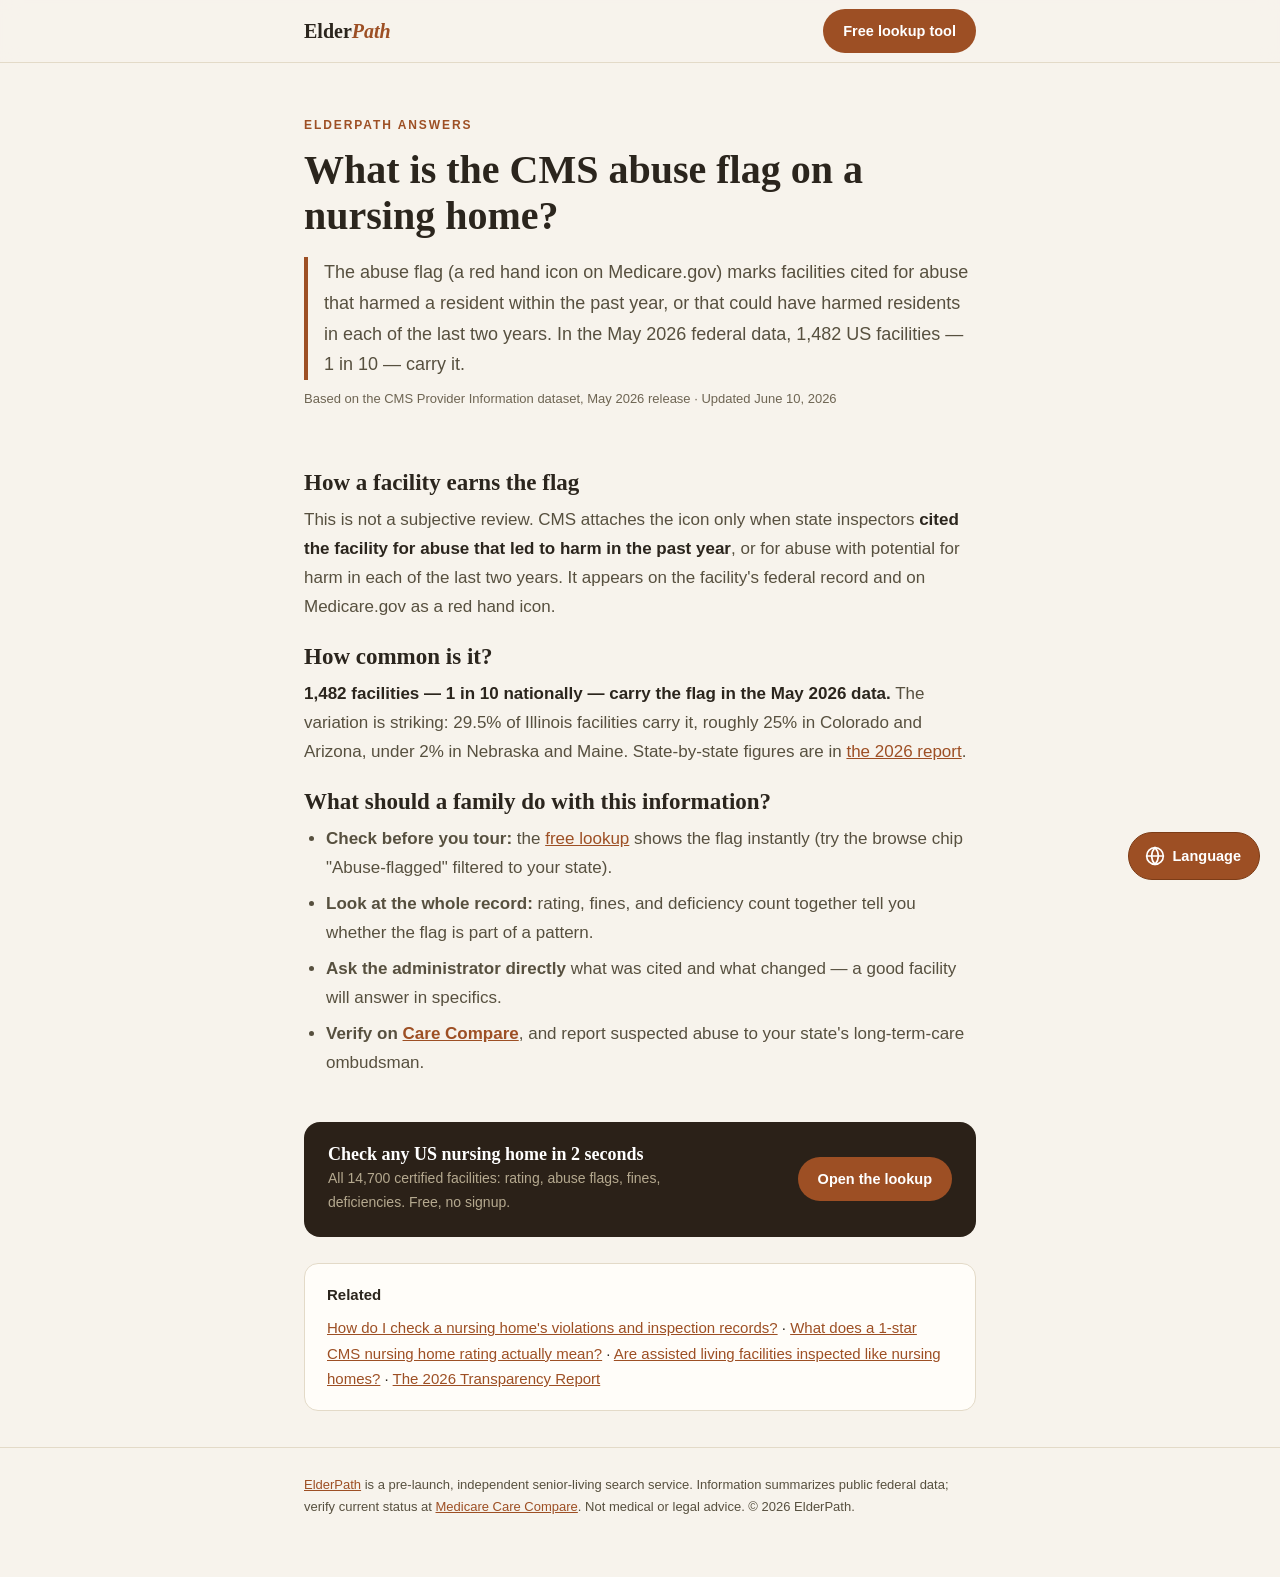
<file: answers/nursing-home-abuse-flag/index.html>
<!DOCTYPE html>
<html lang="en">
<head>
<meta charset="UTF-8">
<meta name="viewport" content="width=device-width, initial-scale=1.0">
<title>The CMS nursing home abuse flag, explained — 1,482 facilities carry it | ElderPath</title>
<meta name="description" content="What the CMS abuse icon means, how a facility earns it, how many carry it (1,482 in May 2026), and how to check any facility free.">
<link rel="canonical" href="https://yejuntak.github.io/elderpath/answers/nursing-home-abuse-flag/">
<meta property="og:type" content="article">
<meta property="og:title" content="The CMS nursing home abuse flag, explained — 1,482 facilities carry it">
<meta property="og:description" content="What the CMS abuse icon means, how a facility earns it, how many carry it (1,482 in May 2026), and how to check any facility free.">
<meta property="og:url" content="https://yejuntak.github.io/elderpath/answers/nursing-home-abuse-flag/">
<link rel="icon" href="data:image/svg+xml,%3Csvg xmlns='http://www.w3.org/2000/svg' viewBox='0 0 64 64'%3E%3Crect width='64' height='64' rx='14' fill='%239d4f24'/%3E%3Ctext x='32' y='44' font-family='Georgia,serif' font-size='36' font-weight='bold' fill='%23fff' text-anchor='middle'%3EE%3C/text%3E%3C/svg%3E">
<script type="application/ld+json">{"@context": "https://schema.org", "@type": "FAQPage", "mainEntity": [{"@type": "Question", "name": "What is the CMS abuse flag on a nursing home?", "acceptedAnswer": {"@type": "Answer", "text": "The abuse flag (a red hand icon on Medicare.gov) marks facilities cited for abuse that harmed a resident within the past year, or that could have harmed residents in each of the last two years. In the May 2026 federal data, 1,482 US facilities \u2014 1 in 10 \u2014 carry it."}}, {"@type": "Question", "name": "How does a facility get the abuse flag?", "acceptedAnswer": {"@type": "Answer", "text": "CMS attaches it when inspectors cite abuse that caused harm within the last 12 months, or abuse that could have caused harm in each of the last two years. It is based on substantiated citations, not complaints alone."}}, {"@type": "Question", "name": "How many nursing homes have the abuse flag?", "acceptedAnswer": {"@type": "Answer", "text": "1,482 of 14,700 certified facilities (10.1%) in the May 2026 release. Illinois has the highest large-state rate at 29.5%; Colorado and Arizona also run high (about 25%)."}}, {"@type": "Question", "name": "Does the abuse flag mean current danger?", "acceptedAnswer": {"@type": "Answer", "text": "It means recent substantiated abuse citations exist on the record. Facilities can improve, so check the citation dates and the latest inspection \u2014 then ask the facility directly what changed."}}]}</script>
<style>
  :root { --ink:#2b251d; --body:#57503f; --muted:#6e6553; --cream:#f7f3ec; --card:#fffdf9; --sienna:#9d4f24; --line:#e3dac8; --brown:#2b2118; --obm:#b5a98f; }
  * { margin:0; padding:0; box-sizing:border-box; }
  body { font-family:'Inter',-apple-system,sans-serif; background:var(--cream); color:var(--ink); font-size:17px; line-height:1.7; -webkit-font-smoothing:antialiased; }
  h1,h2,h3 { font-family:Georgia,serif; font-weight:600; line-height:1.15; }
  .wrap { max-width:720px; margin:0 auto; padding:0 clamp(18px,4vw,24px); }
  nav { position:sticky; top:0; z-index:50; background:rgba(247,243,236,.93); backdrop-filter:blur(10px); border-bottom:1px solid var(--line); }
  .nav-inner { display:flex; align-items:center; justify-content:space-between; height:62px; }
  .logo { font-family:Georgia,serif; font-weight:700; font-size:20px; color:var(--ink); text-decoration:none; }
  .logo em { font-style:italic; color:var(--sienna); }
  .btn { display:inline-block; background:var(--sienna); color:#fff; font-size:14.5px; font-weight:600; padding:10px 20px; border-radius:999px; text-decoration:none; }
  header.h { padding:52px 0 8px; }
  .kicker { display:block; font-size:12px; font-weight:700; letter-spacing:.16em; text-transform:uppercase; color:var(--sienna); margin-bottom:12px; }
  h1 { font-size:clamp(28px,4.6vw,40px); margin-bottom:18px; }
  .answer { font-size:18px; color:var(--body); border-left:4px solid var(--sienna); padding-left:16px; margin-bottom:8px; }
  .meta { font-size:13px; color:var(--muted); margin-bottom:10px; }
  section { padding:20px 0 4px; }
  h2 { font-size:23px; margin:22px 0 10px; }
  p { color:var(--body); margin-bottom:13px; }
  p strong { color:var(--ink); }
  ul { margin:0 0 14px 22px; color:var(--body); }
  li { margin-bottom:7px; }
  a { color:var(--sienna); }
  .tool { background:var(--brown); color:#fff; border-radius:16px; padding:22px 24px; margin:26px 0; display:flex; justify-content:space-between; align-items:center; gap:14px; flex-wrap:wrap; }
  .tool h3 { color:#fff; font-size:18px; margin-bottom:3px; }
  .tool p { color:var(--obm); font-size:14px; margin:0; max-width:44ch; }
  .rel { background:var(--card); border:1px solid var(--line); border-radius:14px; padding:18px 22px; margin:24px 0; font-size:15px; }
  .rel strong { display:block; margin-bottom:8px; }
  footer { border-top:1px solid var(--line); margin-top:36px; padding:26px 0 46px; font-size:13px; color:var(--muted); }
</style>
</head>
<body>
<nav><div class="wrap nav-inner"><a class="logo" href="../../">Elder<em>Path</em></a><a class="btn" href="../../check/">Free lookup tool</a></div></nav>
<main><div class="wrap">
<header class="h">
<span class="kicker">ElderPath Answers</span>
<h1>What is the CMS abuse flag on a nursing home?</h1>
<p class="answer">The abuse flag (a red hand icon on Medicare.gov) marks facilities cited for abuse that harmed a resident within the past year, or that could have harmed residents in each of the last two years. In the May 2026 federal data, 1,482 US facilities — 1 in 10 — carry it.</p>
<p class="meta">Based on the CMS Provider Information dataset, May 2026 release · Updated June 10, 2026</p>
</header>
<section>
<h2>How a facility earns the flag</h2>
<p>This is not a subjective review. CMS attaches the icon only when state inspectors <strong>cited the facility for abuse that led to harm in the past year</strong>, or for abuse with potential for harm in each of the last two years. It appears on the facility's federal record and on Medicare.gov as a red hand icon.</p>
<h2>How common is it?</h2>
<p><strong>1,482 facilities — 1 in 10 nationally — carry the flag in the May 2026 data.</strong> The variation is striking: 29.5% of Illinois facilities carry it, roughly 25% in Colorado and Arizona, under 2% in Nebraska and Maine. State-by-state figures are in <a href="../../report/">the 2026 report</a>.</p>
<h2>What should a family do with this information?</h2>
<ul>
<li><strong>Check before you tour:</strong> the <a href="../../check/">free lookup</a> shows the flag instantly (try the browse chip "Abuse-flagged" filtered to your state).</li>
<li><strong>Look at the whole record:</strong> rating, fines, and deficiency count together tell you whether the flag is part of a pattern.</li>
<li><strong>Ask the administrator directly</strong> what was cited and what changed — a good facility will answer in specifics.</li>
<li><strong>Verify on <a href="https://www.medicare.gov/care-compare/">Care Compare</a></strong>, and report suspected abuse to your state's long-term-care ombudsman.</li>
</ul>
</section>
<div class="tool">
<div><h3>Check any US nursing home in 2 seconds</h3><p>All 14,700 certified facilities: rating, abuse flags, fines, deficiencies. Free, no signup.</p></div>
<a class="btn" href="../../check/">Open the lookup</a>
</div>
<div class="rel"><strong>Related</strong><a href="../check-nursing-home-violations/">How do I check a nursing home's violations and inspection records?</a> · <a href="../nursing-home-star-ratings-explained/">What does a 1-star CMS nursing home rating actually mean?</a> · <a href="../assisted-living-inspection-records/">Are assisted living facilities inspected like nursing homes?</a> · <a href="../../report/">The 2026 Transparency Report</a></div>
</div></main>
<footer><div class="wrap"><p><a href="../../">ElderPath</a> is a pre-launch, independent senior-living search service. Information summarizes public federal data; verify current status at <a href="https://www.medicare.gov/care-compare/">Medicare Care Compare</a>. Not medical or legal advice. © 2026 ElderPath.</p></div></footer>
<script src="../../ui/i18n.js" defer></script>
</body></html>
</file>
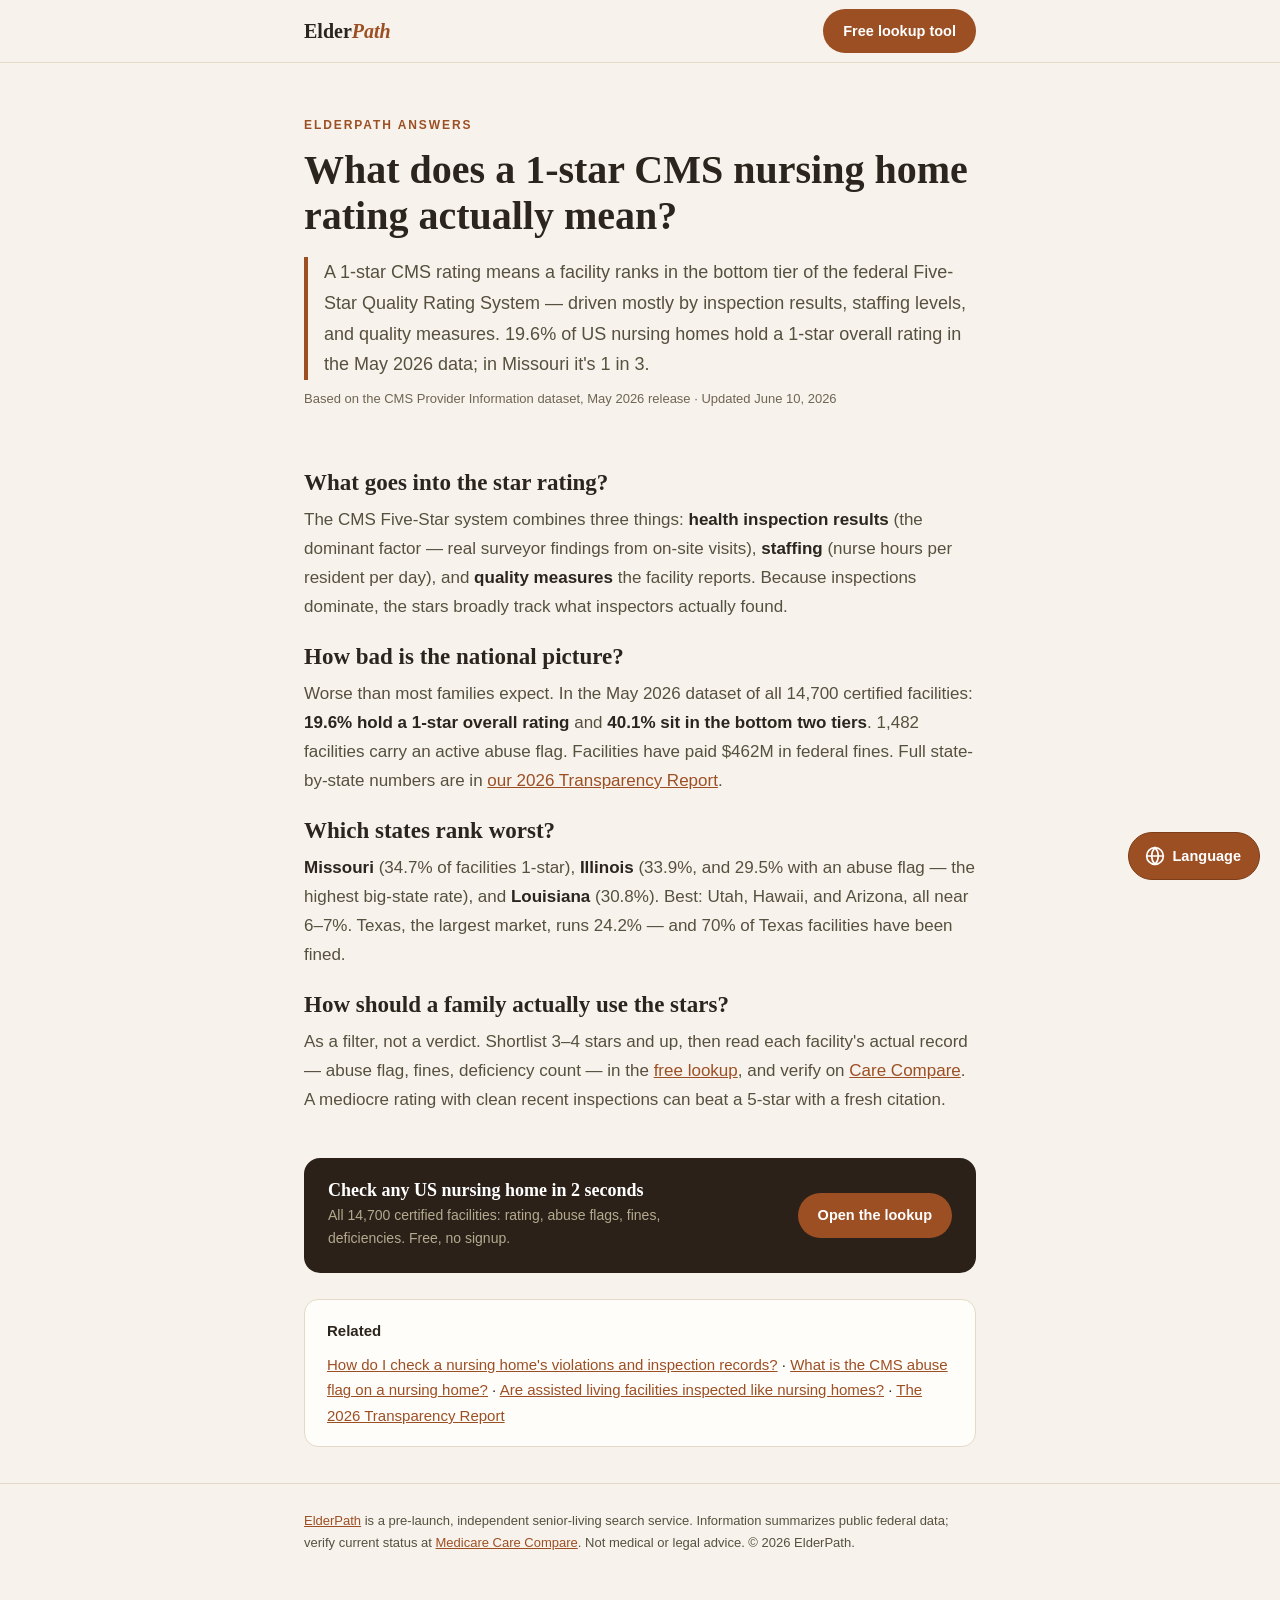
<file: answers/nursing-home-star-ratings-explained/index.html>
<!DOCTYPE html>
<html lang="en">
<head>
<meta charset="UTF-8">
<meta name="viewport" content="width=device-width, initial-scale=1.0">
<title>What does a 1-star nursing home rating mean? CMS stars explained | ElderPath</title>
<meta name="description" content="CMS star ratings explained: what 1-star means, what goes into the score, how many facilities hold each rating, and which states rank worst in 2026.">
<link rel="canonical" href="https://yejuntak.github.io/elderpath/answers/nursing-home-star-ratings-explained/">
<meta property="og:type" content="article">
<meta property="og:title" content="What does a 1-star nursing home rating mean? CMS stars explained">
<meta property="og:description" content="CMS star ratings explained: what 1-star means, what goes into the score, how many facilities hold each rating, and which states rank worst in 2026.">
<meta property="og:url" content="https://yejuntak.github.io/elderpath/answers/nursing-home-star-ratings-explained/">
<link rel="icon" href="data:image/svg+xml,%3Csvg xmlns='http://www.w3.org/2000/svg' viewBox='0 0 64 64'%3E%3Crect width='64' height='64' rx='14' fill='%239d4f24'/%3E%3Ctext x='32' y='44' font-family='Georgia,serif' font-size='36' font-weight='bold' fill='%23fff' text-anchor='middle'%3EE%3C/text%3E%3C/svg%3E">
<script type="application/ld+json">{"@context": "https://schema.org", "@type": "FAQPage", "mainEntity": [{"@type": "Question", "name": "What does a 1-star CMS nursing home rating actually mean?", "acceptedAnswer": {"@type": "Answer", "text": "A 1-star CMS rating means a facility ranks in the bottom tier of the federal Five-Star Quality Rating System \u2014 driven mostly by inspection results, staffing levels, and quality measures. 19.6% of US nursing homes hold a 1-star overall rating in the May 2026 data; in Missouri it's 1 in 3."}}, {"@type": "Question", "name": "How is the CMS star rating calculated?", "acceptedAnswer": {"@type": "Answer", "text": "Three components: health inspections (the backbone \u2014 actual surveyor findings), staffing hours per resident, and quality measures facilities report. Inspection results weigh heaviest, which is why the rating tracks real-world citations."}}, {"@type": "Question", "name": "How common are 1-star nursing homes?", "acceptedAnswer": {"@type": "Answer", "text": "Very: 19.6% of all 14,700 US facilities \u2014 and 40.1% are rated below average (1 or 2 stars) in the May 2026 federal data. Missouri is worst (34.7% one-star); Utah is best (6.2%)."}}, {"@type": "Question", "name": "Is a 5-star facility always safe?", "acceptedAnswer": {"@type": "Answer", "text": "No rating guarantees safety \u2014 surveys are periodic snapshots. But the gradient is real: low-rated facilities average far more deficiencies and fines. Always read the underlying record, not just the stars."}}]}</script>
<style>
  :root { --ink:#2b251d; --body:#57503f; --muted:#6e6553; --cream:#f7f3ec; --card:#fffdf9; --sienna:#9d4f24; --line:#e3dac8; --brown:#2b2118; --obm:#b5a98f; }
  * { margin:0; padding:0; box-sizing:border-box; }
  body { font-family:'Inter',-apple-system,sans-serif; background:var(--cream); color:var(--ink); font-size:17px; line-height:1.7; -webkit-font-smoothing:antialiased; }
  h1,h2,h3 { font-family:Georgia,serif; font-weight:600; line-height:1.15; }
  .wrap { max-width:720px; margin:0 auto; padding:0 clamp(18px,4vw,24px); }
  nav { position:sticky; top:0; z-index:50; background:rgba(247,243,236,.93); backdrop-filter:blur(10px); border-bottom:1px solid var(--line); }
  .nav-inner { display:flex; align-items:center; justify-content:space-between; height:62px; }
  .logo { font-family:Georgia,serif; font-weight:700; font-size:20px; color:var(--ink); text-decoration:none; }
  .logo em { font-style:italic; color:var(--sienna); }
  .btn { display:inline-block; background:var(--sienna); color:#fff; font-size:14.5px; font-weight:600; padding:10px 20px; border-radius:999px; text-decoration:none; }
  header.h { padding:52px 0 8px; }
  .kicker { display:block; font-size:12px; font-weight:700; letter-spacing:.16em; text-transform:uppercase; color:var(--sienna); margin-bottom:12px; }
  h1 { font-size:clamp(28px,4.6vw,40px); margin-bottom:18px; }
  .answer { font-size:18px; color:var(--body); border-left:4px solid var(--sienna); padding-left:16px; margin-bottom:8px; }
  .meta { font-size:13px; color:var(--muted); margin-bottom:10px; }
  section { padding:20px 0 4px; }
  h2 { font-size:23px; margin:22px 0 10px; }
  p { color:var(--body); margin-bottom:13px; }
  p strong { color:var(--ink); }
  ul { margin:0 0 14px 22px; color:var(--body); }
  li { margin-bottom:7px; }
  a { color:var(--sienna); }
  .tool { background:var(--brown); color:#fff; border-radius:16px; padding:22px 24px; margin:26px 0; display:flex; justify-content:space-between; align-items:center; gap:14px; flex-wrap:wrap; }
  .tool h3 { color:#fff; font-size:18px; margin-bottom:3px; }
  .tool p { color:var(--obm); font-size:14px; margin:0; max-width:44ch; }
  .rel { background:var(--card); border:1px solid var(--line); border-radius:14px; padding:18px 22px; margin:24px 0; font-size:15px; }
  .rel strong { display:block; margin-bottom:8px; }
  footer { border-top:1px solid var(--line); margin-top:36px; padding:26px 0 46px; font-size:13px; color:var(--muted); }
</style>
</head>
<body>
<nav><div class="wrap nav-inner"><a class="logo" href="../../">Elder<em>Path</em></a><a class="btn" href="../../check/">Free lookup tool</a></div></nav>
<main><div class="wrap">
<header class="h">
<span class="kicker">ElderPath Answers</span>
<h1>What does a 1-star CMS nursing home rating actually mean?</h1>
<p class="answer">A 1-star CMS rating means a facility ranks in the bottom tier of the federal Five-Star Quality Rating System — driven mostly by inspection results, staffing levels, and quality measures. 19.6% of US nursing homes hold a 1-star overall rating in the May 2026 data; in Missouri it's 1 in 3.</p>
<p class="meta">Based on the CMS Provider Information dataset, May 2026 release · Updated June 10, 2026</p>
</header>
<section>
<h2>What goes into the star rating?</h2>
<p>The CMS Five-Star system combines three things: <strong>health inspection results</strong> (the dominant factor — real surveyor findings from on-site visits), <strong>staffing</strong> (nurse hours per resident per day), and <strong>quality measures</strong> the facility reports. Because inspections dominate, the stars broadly track what inspectors actually found.</p>
<h2>How bad is the national picture?</h2>
<p>Worse than most families expect. In the May 2026 dataset of all 14,700 certified facilities: <strong>19.6% hold a 1-star overall rating</strong> and <strong>40.1% sit in the bottom two tiers</strong>. 1,482 facilities carry an active abuse flag. Facilities have paid $462M in federal fines. Full state-by-state numbers are in <a href="../../report/">our 2026 Transparency Report</a>.</p>
<h2>Which states rank worst?</h2>
<p><strong>Missouri</strong> (34.7% of facilities 1-star), <strong>Illinois</strong> (33.9%, and 29.5% with an abuse flag — the highest big-state rate), and <strong>Louisiana</strong> (30.8%). Best: Utah, Hawaii, and Arizona, all near 6–7%. Texas, the largest market, runs 24.2% — and 70% of Texas facilities have been fined.</p>
<h2>How should a family actually use the stars?</h2>
<p>As a filter, not a verdict. Shortlist 3–4 stars and up, then read each facility's actual record — abuse flag, fines, deficiency count — in the <a href="../../check/">free lookup</a>, and verify on <a href="https://www.medicare.gov/care-compare/">Care Compare</a>. A mediocre rating with clean recent inspections can beat a 5-star with a fresh citation.</p>
</section>
<div class="tool">
<div><h3>Check any US nursing home in 2 seconds</h3><p>All 14,700 certified facilities: rating, abuse flags, fines, deficiencies. Free, no signup.</p></div>
<a class="btn" href="../../check/">Open the lookup</a>
</div>
<div class="rel"><strong>Related</strong><a href="../check-nursing-home-violations/">How do I check a nursing home's violations and inspection records?</a> · <a href="../nursing-home-abuse-flag/">What is the CMS abuse flag on a nursing home?</a> · <a href="../assisted-living-inspection-records/">Are assisted living facilities inspected like nursing homes?</a> · <a href="../../report/">The 2026 Transparency Report</a></div>
</div></main>
<footer><div class="wrap"><p><a href="../../">ElderPath</a> is a pre-launch, independent senior-living search service. Information summarizes public federal data; verify current status at <a href="https://www.medicare.gov/care-compare/">Medicare Care Compare</a>. Not medical or legal advice. © 2026 ElderPath.</p></div></footer>
<script src="../../ui/i18n.js" defer></script>
</body></html>
</file>
<file: ui/elderpath-ui.css>
/* ============================================================
   ElderPath UI — component library
   shadcn/ui token system + component anatomy, implemented
   framework-free for the static site. FLAT design: no shadows,
   borders carry all elevation. Lucide icons via ui/lucide.svg.
   ============================================================ */

:root {
  /* shadcn-style tokens → ElderPath warm palette */
  --background: #f7f3ec;
  --foreground: #2b251d;
  --card: #fffdf9;
  --card-foreground: #2b251d;
  --primary: #9d4f24;
  --primary-hover: #7c3c17;
  --primary-foreground: #ffffff;
  --secondary: #efe8db;
  --secondary-foreground: #2b251d;
  --muted: #efe8db;
  --muted-foreground: #6e6553;
  --body-foreground: #57503f;
  --accent: #f3ece0;
  --destructive: #b3261e;
  --destructive-soft: #f9eae5;
  --destructive-border: #ecd5c9;
  --success: #2f6b52;
  --success-soft: #e7f0ea;
  --warning: #9a6a00;
  --warning-soft: #f7f0da;
  --border: #e3dac8;
  --input: #e3dac8;
  --ring: #9d4f24;
  --radius: 14px;
  --radius-lg: 20px;
  --radius-full: 999px;
  /* grade scale (data semantics only) */
  --grade-a: #2e7d4f; --grade-b: #5f7d1f; --grade-c: #9a6a00;
  --grade-d: #b54708; --grade-f: #b3261e; --grade-nr: #9a6a00;
  /* dark inverse surface */
  --inverse: #2b2118;
  --inverse-foreground: #ece3d3;
  --inverse-muted: #b5a98f;
}

/* ---------- base ---------- */
.ui * { box-sizing: border-box; }
.ui a:focus-visible, .ui button:focus-visible, .ui input:focus-visible,
.ui select:focus-visible, .ui [tabindex]:focus-visible {
  outline: 3px solid var(--ring); outline-offset: 2px;
}

/* ---------- icon ---------- */
.icon { width: 1em; height: 1em; flex-shrink: 0; vertical-align: -0.125em; }
.icon-sm { width: 14px; height: 14px; }
.icon-md { width: 18px; height: 18px; }
.icon-lg { width: 24px; height: 24px; }

/* ---------- Button ---------- */
.btn {
  display: inline-flex; align-items: center; justify-content: center; gap: 8px;
  font-family: inherit; font-size: 15px; font-weight: 600; line-height: 1;
  border-radius: var(--radius-full); border: 1.5px solid transparent;
  padding: 0 22px; height: 44px; cursor: pointer; text-decoration: none;
  background: var(--primary); color: var(--primary-foreground);
  transition: background .15s, border-color .15s, color .15s;
}
.btn:hover { background: var(--primary-hover); }
.btn:disabled { opacity: .55; cursor: not-allowed; }
.btn-outline { background: transparent; color: var(--primary); border-color: var(--primary); }
.btn-outline:hover { background: var(--accent); color: var(--primary-hover); }
.btn-secondary { background: var(--secondary); color: var(--secondary-foreground); }
.btn-secondary:hover { background: #e6dccb; }
.btn-ghost { background: transparent; color: var(--body-foreground); }
.btn-ghost:hover { background: var(--accent); color: var(--foreground); }
.btn-sm { height: 36px; padding: 0 16px; font-size: 13.5px; }
.btn-lg { height: 52px; padding: 0 28px; font-size: 16px; }

/* ---------- Input / Select ---------- */
.input, .select {
  font-family: inherit; font-size: 16px; color: var(--foreground);
  background: #fff; border: 1.5px solid var(--input); border-radius: var(--radius-full);
  height: 44px; padding: 0 18px; width: 100%;
}
.input::placeholder { color: var(--muted-foreground); }
.input:focus, .select:focus { border-color: var(--ring); }
.input-lg { height: 56px; padding: 0 24px; font-size: 17px; }
.select { width: auto; appearance: none; -webkit-appearance: none; padding-right: 38px;
  background-image: url("data:image/svg+xml;charset=utf-8,%3Csvg xmlns='http://www.w3.org/2000/svg' width='12' height='8'%3E%3Cpath d='M1 1l5 5 5-5' stroke='%236e6553' stroke-width='2' fill='none'/%3E%3C/svg%3E");
  background-repeat: no-repeat; background-position: right 16px center;
}

/* ---------- Toggle (chip) ---------- */
.toggle {
  display: inline-flex; align-items: center; gap: 7px;
  font-family: inherit; font-size: 13.5px; font-weight: 600; line-height: 1;
  color: var(--body-foreground); background: var(--card);
  border: 1.5px solid var(--border); border-radius: var(--radius-full);
  height: 44px; padding: 0 16px; cursor: pointer; transition: border-color .15s, color .15s, background .15s;
}
.toggle:hover { border-color: var(--primary); color: var(--primary); }
.toggle[aria-pressed="true"] { border-color: var(--primary); color: var(--primary); background: var(--accent); }

/* ---------- Card ---------- */
.card { background: var(--card); border: 1.5px solid var(--border); border-radius: var(--radius-lg); }
.card-header { padding: 22px 24px 0; }
.card-title { font-size: 20px; font-weight: 600; }
.card-description { font-size: 14px; color: var(--muted-foreground); margin-top: 2px; }
.card-content { padding: 18px 24px 22px; }

/* ---------- Badge ---------- */
.badge {
  display: inline-flex; align-items: center; gap: 5px;
  font-size: 12.5px; font-weight: 700; line-height: 1; letter-spacing: .02em;
  border-radius: var(--radius-full); padding: 6px 11px; border: 1px solid transparent;
}
.badge-default { background: var(--primary); color: var(--primary-foreground); }
.badge-secondary { background: var(--secondary); color: var(--secondary-foreground); }
.badge-outline { background: transparent; color: var(--body-foreground); border-color: var(--border); }
.badge-destructive { background: var(--destructive-soft); color: var(--destructive); border-color: var(--destructive-border); }
.badge-success { background: var(--success-soft); color: var(--success); }
.badge-warning { background: var(--warning-soft); color: var(--warning); }

/* ---------- Alert ---------- */
.alert {
  display: flex; gap: 12px; align-items: flex-start;
  border-radius: var(--radius); padding: 14px 16px; font-size: 15px;
  border: 1.5px solid var(--border); background: var(--card); color: var(--body-foreground);
}
.alert .icon { margin-top: 2px; }
.alert-title { font-weight: 700; color: var(--foreground); display: block; }
.alert-destructive { background: var(--destructive-soft); border-color: var(--destructive-border); color: var(--destructive); }
.alert-destructive .alert-title { color: var(--destructive); }

/* ---------- Grade chip (data semantic) ---------- */
.grade-chip {
  display: inline-flex; flex-direction: column; align-items: center; justify-content: center;
  color: #fff; border-radius: var(--radius); padding: 10px 16px; text-align: center; line-height: 1;
}
.grade-chip .g { font-family: Georgia, 'Times New Roman', serif; font-size: 28px; font-weight: 700; }
.grade-chip .gl { font-size: 10.5px; font-weight: 700; letter-spacing: .08em; text-transform: uppercase; margin-top: 5px; }
.grade-chip[data-grade="A"] { background: var(--grade-a); }
.grade-chip[data-grade="B"] { background: var(--grade-b); }
.grade-chip[data-grade="C"] { background: var(--grade-c); }
.grade-chip[data-grade="D"] { background: var(--grade-d); }
.grade-chip[data-grade="F"] { background: var(--grade-f); }
.grade-chip[data-grade="NR"] { background: var(--grade-nr); }

/* ---------- Data list row ---------- */
.data-row {
  display: flex; justify-content: space-between; gap: 12px; align-items: baseline;
  padding: 9px 0; font-size: 15.5px; border-bottom: 1px dashed var(--border);
}
.data-row:last-of-type { border-bottom: none; }
.data-row .label { color: var(--body-foreground); }
.data-row .value { font-weight: 600; text-align: right; }
.value-success { color: var(--success); }
.value-destructive { color: var(--destructive); }

/* ---------- List item (result row) ---------- */
.list-item {
  display: flex; justify-content: space-between; gap: 12px; align-items: center; width: 100%;
  text-align: left; background: var(--card); border: 1.5px solid var(--border);
  border-radius: var(--radius); padding: 13px 18px; cursor: pointer;
  font-family: inherit; font-size: 15.5px; color: var(--foreground); transition: border-color .15s;
}
.list-item:hover { border-color: var(--primary); }
.list-item .meta { color: var(--muted-foreground); font-size: 13.5px; }

/* ---------- Accordion ---------- */
.accordion-item { background: var(--card); border: 1.5px solid var(--border); border-radius: var(--radius); margin-bottom: 10px; overflow: hidden; }
.accordion-trigger {
  width: 100%; display: flex; justify-content: space-between; align-items: center; gap: 16px;
  background: none; border: none; cursor: pointer; text-align: left;
  font-family: inherit; font-size: 16.5px; font-weight: 600; color: var(--foreground); padding: 18px 22px;
}
.accordion-trigger .icon { color: var(--primary); transition: transform .2s; }
.accordion-item[data-open="true"] .accordion-trigger .icon { transform: rotate(180deg); }
.accordion-content { max-height: 0; overflow: hidden; visibility: hidden; transition: max-height .25s ease, visibility 0s linear .25s; }
.accordion-item[data-open="true"] .accordion-content { visibility: visible; transition: max-height .25s ease, visibility 0s; }
.accordion-content > div { padding: 0 22px 18px; color: var(--body-foreground); font-size: 15px; }

/* ---------- Separator ---------- */
.separator { border: none; border-top: 1.5px solid var(--border); margin: 18px 0; }

/* ---------- Inverse band (CTA) ---------- */
.band {
  background: var(--inverse); color: #fff; border-radius: var(--radius-lg);
  padding: 24px 26px; display: flex; justify-content: space-between; align-items: center; gap: 16px; flex-wrap: wrap;
}
.band h3 { color: #fff; font-size: 19px; margin: 0 0 3px; }
.band p { color: var(--inverse-muted); font-size: 14.5px; margin: 0; max-width: 46ch; }

@media (prefers-reduced-motion: reduce) {
  .ui *, .accordion-content, .toggle, .btn { transition: none !important; }
}
</file>
